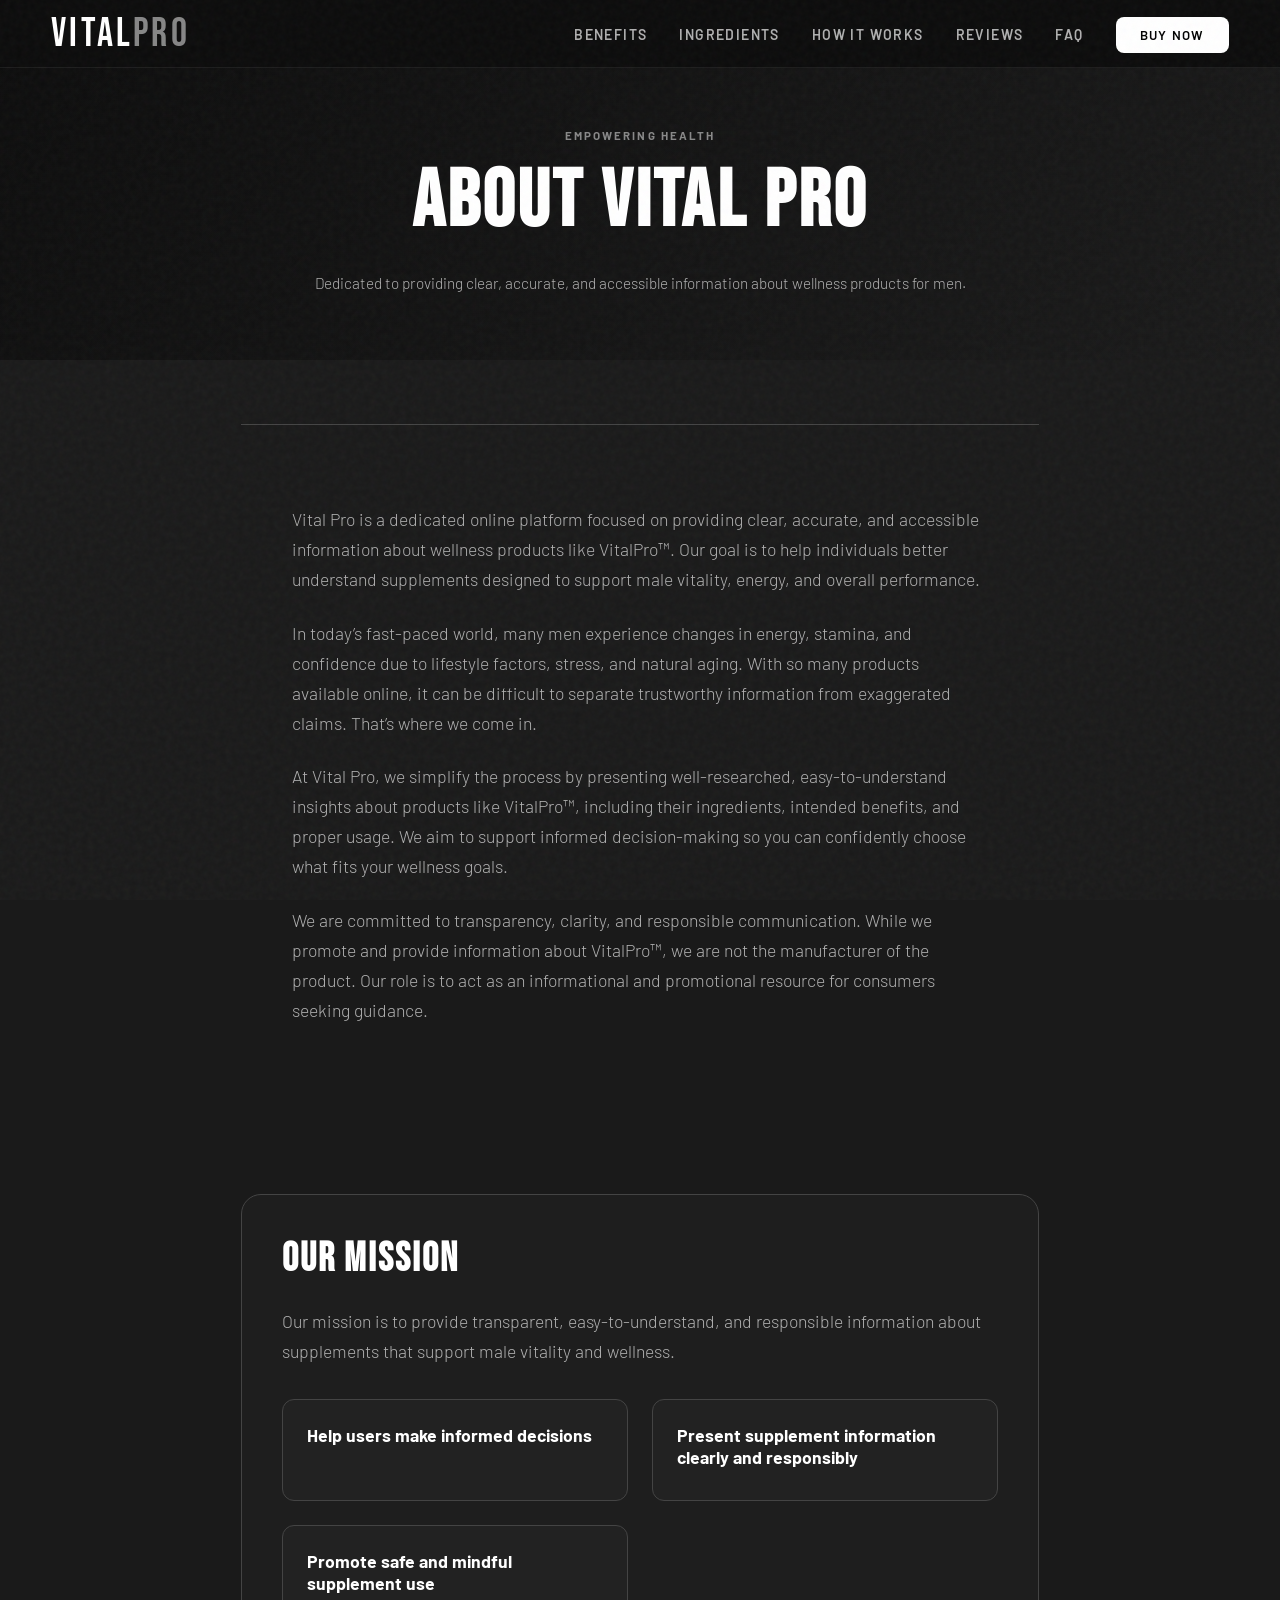
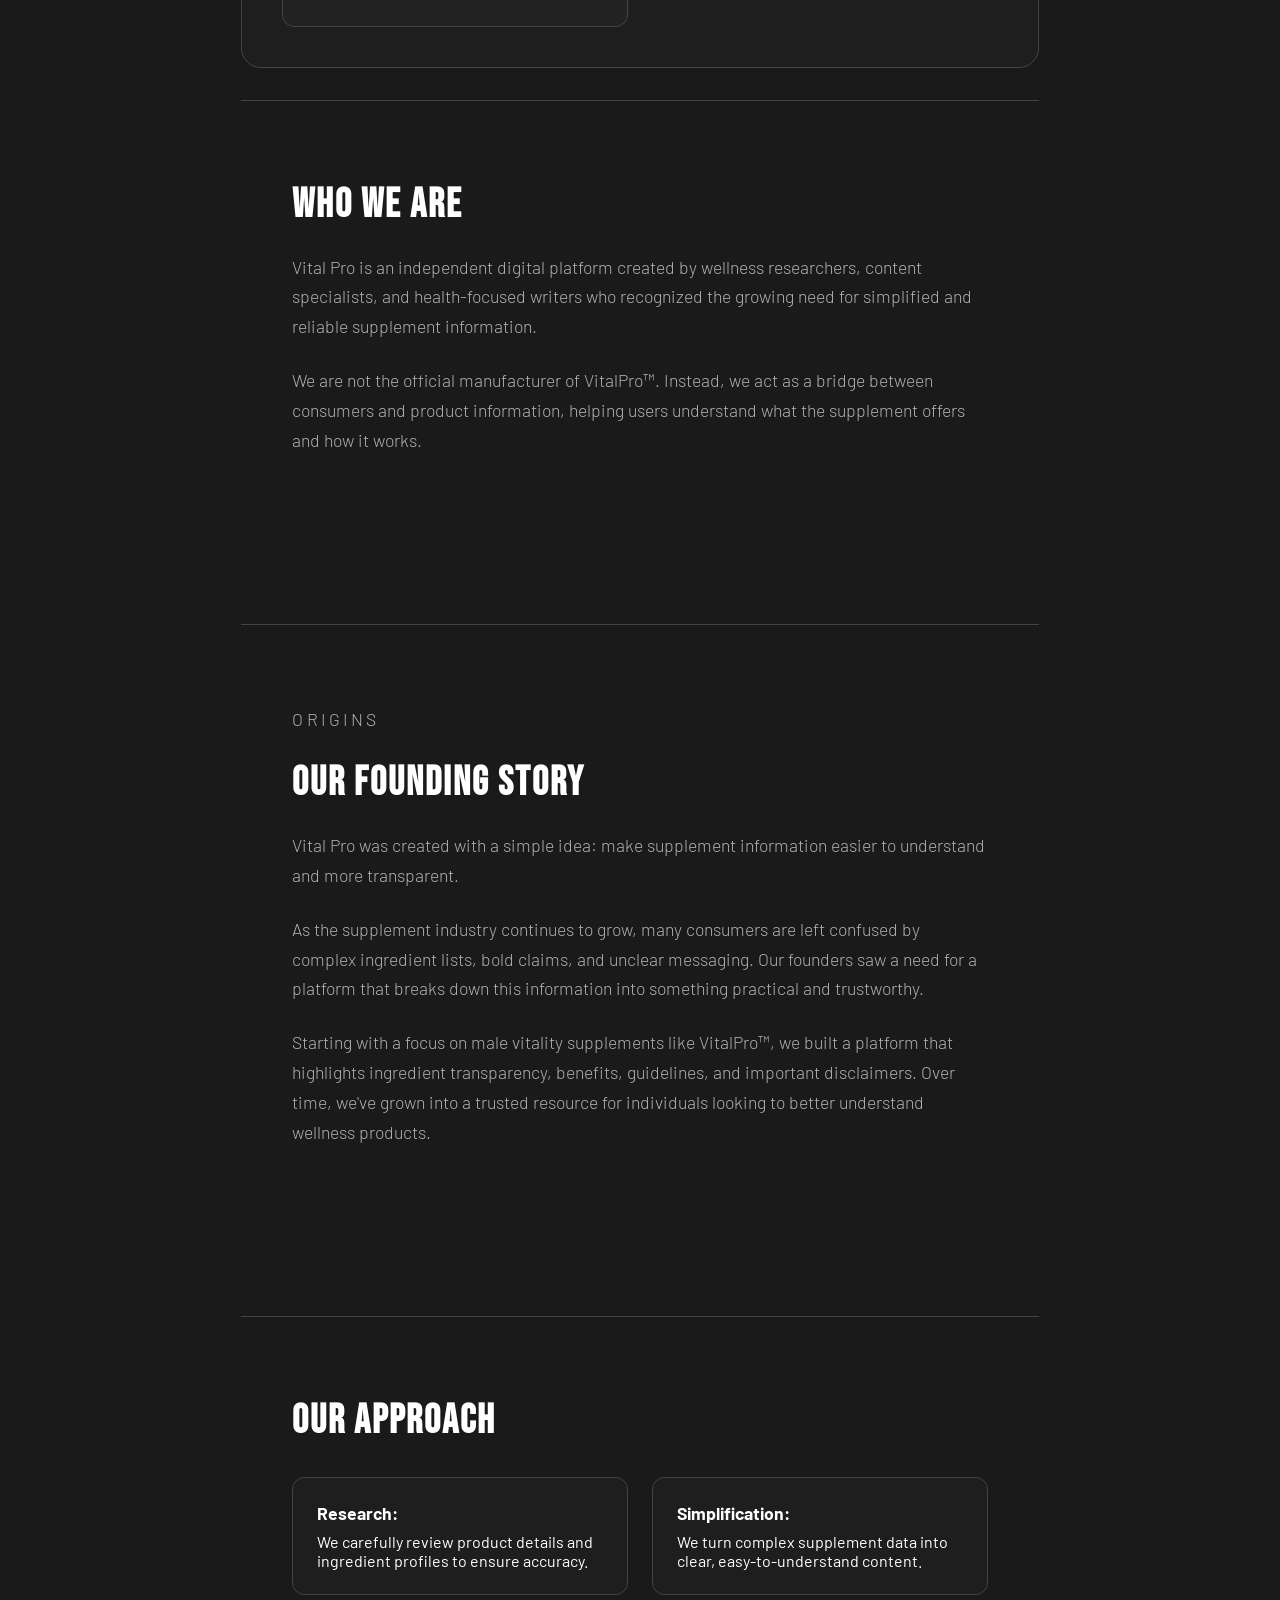
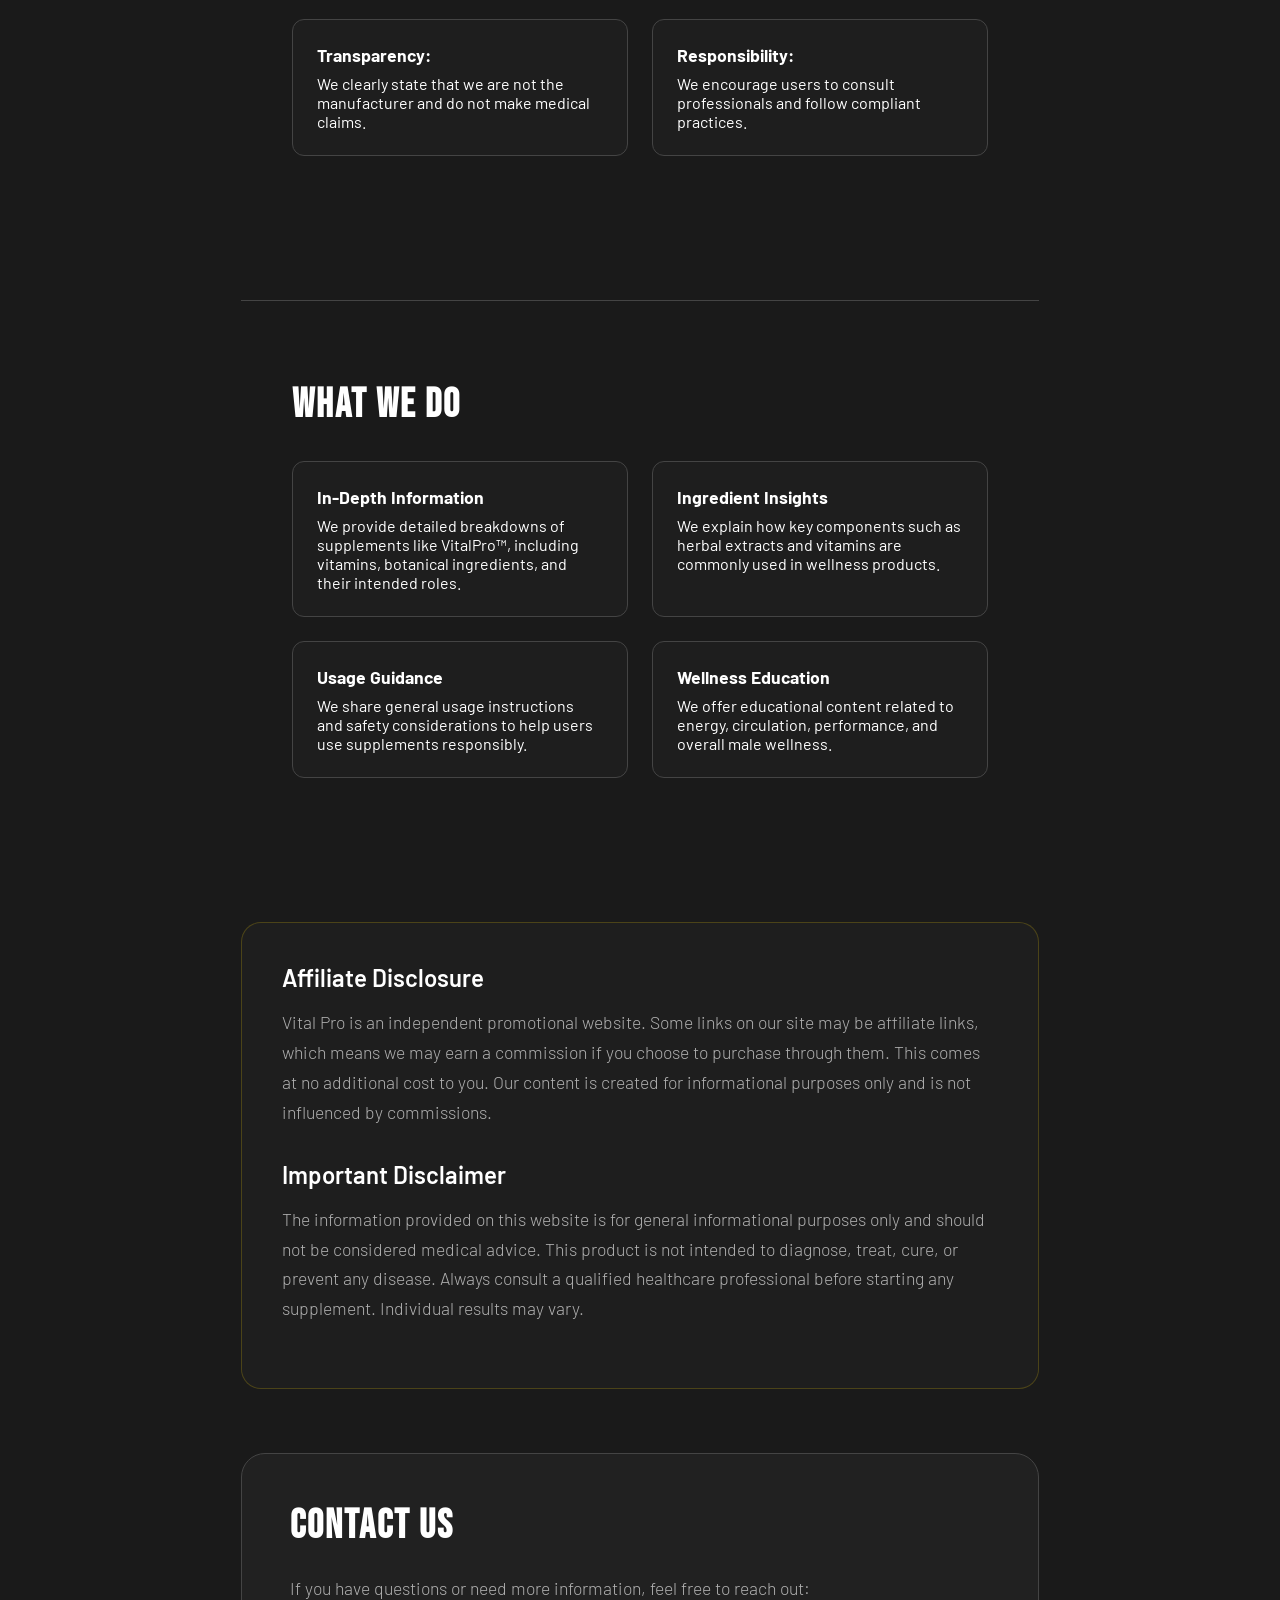
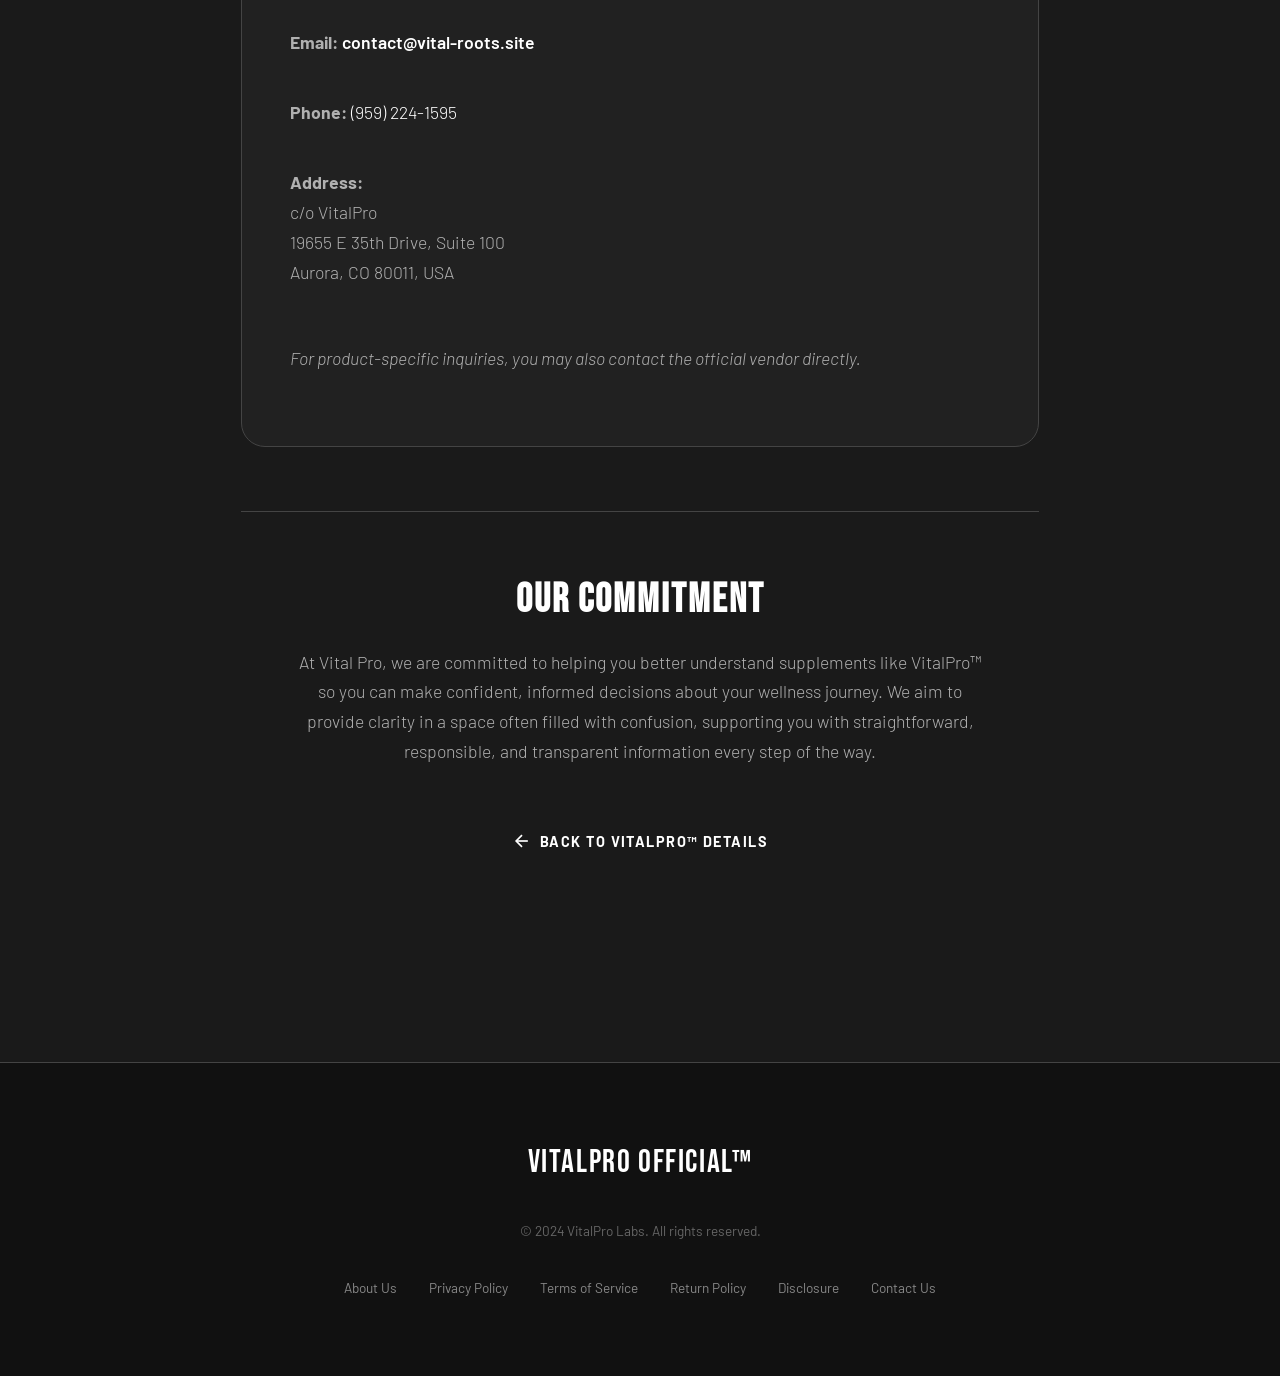
<file: about-us.html>
<!DOCTYPE html>
<html lang="en">

<head>
    <meta charset="UTF-8">
    <meta name="viewport" content="width=device-width, initial-scale=1.0">

    <!-- ── PRIMARY META ── -->
    <title>About Us | VitalPro Official™ – Our Mission &amp; Team</title>
    <meta name="description" content="Learn about VitalPro Official™ — our mission to provide clear, transparent, and responsible information about science-backed male wellness supplements. Who we are and what we stand for.">
    <meta name="keywords" content="About VitalPro, VitalPro Labs, male wellness information, supplement transparency, VitalPro mission">
    <meta name="author" content="VitalPro Labs">
    <meta name="robots" content="index, follow">

    <!-- ── CANONICAL ── -->
    <link rel="canonical" href="https://vitalproofficial.com/about-us.html">

    <!-- ── FAVICON ── -->
    <link rel="icon" href="/favicon.ico" type="image/x-icon">
    <link rel="shortcut icon" href="/favicon.ico" type="image/x-icon">

    <!-- ── OPEN GRAPH ── -->
    <meta property="og:type" content="website">
    <meta property="og:site_name" content="VitalPro Official™">
    <meta property="og:title" content="About Us | VitalPro Official™ – Our Mission &amp; Team">
    <meta property="og:description" content="VitalPro Official™ is dedicated to providing clear, transparent, and responsible information about male wellness supplements. Learn about our mission and approach.">
    <meta property="og:url" content="https://vitalproofficial.com/about-us.html">
    <meta property="og:image" content="https://vitalproofficial.com/public/hero.webp">
    <meta property="og:image:alt" content="VitalPro Official™ – About Our Mission">
    <meta property="og:locale" content="en_US">

    <!-- ── TWITTER CARD ── -->
    <meta name="twitter:card" content="summary_large_image">
    <meta name="twitter:title" content="About Us | VitalPro Official™">
    <meta name="twitter:description" content="Learn about VitalPro Official™ — our mission to provide transparent, responsible information about male wellness supplements.">
    <meta name="twitter:image" content="https://vitalproofficial.com/public/hero.webp">

    <!-- ── SCHEMA: ABOUT PAGE ── -->
    <script type="application/ld+json">
    {
      "@context": "https://schema.org",
      "@type": "AboutPage",
      "name": "About VitalPro Official™",
      "description": "VitalPro Official™ is an independent platform dedicated to providing transparent, research-based information about male wellness supplements like VitalPro™.",
      "url": "https://vitalproofficial.com/about-us.html",
      "publisher": {
        "@type": "Organization",
        "name": "VitalPro Labs",
        "url": "https://vitalproofficial.com",
        "contactPoint": {
          "@type": "ContactPoint",
          "telephone": "+1-959-224-1595",
          "email": "contact@vital-roots.site",
          "contactType": "customer service"
        },
        "address": {
          "@type": "PostalAddress",
          "streetAddress": "19655 E 35th Drive, Suite 100",
          "addressLocality": "Aurora",
          "addressRegion": "CO",
          "postalCode": "80011",
          "addressCountry": "US"
        }
      }
    }
    </script>

    <!-- ── SCHEMA: BREADCRUMB ── -->
    <script type="application/ld+json">
    {
      "@context": "https://schema.org",
      "@type": "BreadcrumbList",
      "itemListElement": [
        { "@type": "ListItem", "position": 1, "name": "Home", "item": "https://vitalproofficial.com/" },
        { "@type": "ListItem", "position": 2, "name": "About Us", "item": "https://vitalproofficial.com/about-us.html" }
      ]
    }
    </script>

    <!-- ── FONTS ── -->
    <link rel="preconnect" href="https://fonts.googleapis.com">
    <link rel="preconnect" href="https://fonts.gstatic.com" crossorigin>
    <link href="https://fonts.googleapis.com/css2?family=Barlow:wght@300;400;500;600;700&family=Bebas+Neue&display=swap" rel="stylesheet">

    <link rel="stylesheet" href="style.css">
    <style>
        .about-hero {
            padding: 8rem var(--section-px) 4rem;
            background: linear-gradient(135deg, #0D0D0D 0%, #1A1A1A 100%);
            text-align: center;
        }

        .about-content {
            padding: 4rem var(--section-px);
            max-width: 900px;
            margin: 0 auto;
        }

        .about-section {
            margin-bottom: 4rem;
        }

        .about-section h2 {
            font-family: 'Bebas Neue', sans-serif;
            font-size: 2.5rem;
            color: var(--text);
            margin-bottom: 1.5rem;
            letter-spacing: 0.05em;
        }

        .about-section h3 {
            font-size: 1.5rem;
            color: var(--text);
            margin-bottom: 1rem;
            font-weight: 600;
        }

        .about-section p {
            font-size: 1.1rem;
            line-height: 1.7;
            color: var(--text-muted);
            margin-bottom: 1.5rem;
            font-weight: 300;
        }

        .mission-box {
            background: rgba(255, 255, 255, 0.02);
            border: 1px solid var(--border);
            padding: 2.5rem;
            border-radius: 20px;
            margin: 2rem 0;
        }

        .about-list {
            list-style: none;
            padding: 0;
            display: grid;
            grid-template-columns: repeat(auto-fit, minmax(280px, 1fr));
            gap: 1.5rem;
            margin-top: 2rem;
        }

        .about-item {
            background: rgba(255, 255, 255, 0.02);
            border: 1px solid var(--border);
            padding: 1.5rem;
            border-radius: 12px;
        }

        .about-item strong {
            display: block;
            color: var(--text);
            margin-bottom: 0.5rem;
            font-size: 1.1rem;
        }

        .contact-card {
            background: rgba(255, 255, 255, 0.03);
            border: 1px solid var(--border);
            padding: 3rem;
            border-radius: 24px;
            margin-top: 4rem;
        }

        .contact-details {
            display: flex;
            flex-direction: column;
            gap: 1rem;
            margin-top: 1.5rem;
        }

        .contact-link {
            color: var(--text);
            text-decoration: none;
            font-weight: 600;
            transition: opacity 0.2s;
        }

        .contact-link:hover {
            opacity: 0.7;
        }

        .back-link {
            display: inline-flex;
            align-items: center;
            gap: 0.5rem;
            color: var(--text);
            text-decoration: none;
            font-weight: 700;
            text-transform: uppercase;
            letter-spacing: 0.1em;
            margin-top: 4rem;
            font-size: 0.9rem;
            transition: transform 0.2s;
        }

        .back-link:hover {
            transform: translateX(-5px);
        }

        .back-link svg {
            width: 20px;
            height: 20px;
        }

        @media (max-width: 768px) {
            .about-hero {
                padding: 6rem var(--section-px) 3rem;
            }
            .about-section h2 {
                font-size: 2rem;
            }
        }
    </style>
</head>

<body>

    <!-- NAVBAR -->
    <nav class="navbar">
        <div class="navbar__inner">
            <a href="index.html" class="navbar__brand">VITAL<em>PRO</em></a>
            <ul class="navbar__links">
                <li><a href="index.html#benefits">Benefits</a></li>
                <li><a href="index.html#ingredients">Ingredients</a></li>
                <li><a href="index.html#how-it-works">How It Works</a></li>
                <li><a href="index.html#reviews">Reviews</a></li>
                <li><a href="index.html#faq">FAQ</a></li>
                <li><a href="http://secureofficialsite.store/buy-vital-pro" class="navbar__buy">Buy Now</a></li>
            </ul>
        </div>
    </nav>

    <!-- HERO -->
    <header class="about-hero">
        <p class="results-section__tag">Empowering Health</p>
        <h1 class="results-section__title" style="font-size: clamp(3rem, 8vw, 5rem);">About Vital Pro</h1>
        <p class="results-section__lead" style="max-width: 700px; margin: 0 auto;">Dedicated to providing clear, accurate, and accessible information about wellness products for men.</p>
    </header>

    <main class="about-content">
        <!-- Intro Section -->
        <section class="about-section">
            <p>
                Vital Pro is a dedicated online platform focused on providing clear, accurate, and accessible information about wellness products like VitalPro™. Our goal is to help individuals better understand supplements designed to support male vitality, energy, and overall performance.
            </p>
            <p>
                In today’s fast-paced world, many men experience changes in energy, stamina, and confidence due to lifestyle factors, stress, and natural aging. With so many products available online, it can be difficult to separate trustworthy information from exaggerated claims. That’s where we come in.
            </p>
            <p>
                At Vital Pro, we simplify the process by presenting well-researched, easy-to-understand insights about products like VitalPro™, including their ingredients, intended benefits, and proper usage. We aim to support informed decision-making so you can confidently choose what fits your wellness goals.
            </p>
            <p>
                We are committed to transparency, clarity, and responsible communication. While we promote and provide information about VitalPro™, we are not the manufacturer of the product. Our role is to act as an informational and promotional resource for consumers seeking guidance.
            </p>
        </section>

        <!-- Mission -->
        <section class="about-section mission-box">
            <h2>Our Mission</h2>
            <p>Our mission is to provide transparent, easy-to-understand, and responsible information about supplements that support male vitality and wellness.</p>
            <ul class="about-list">
                <li class="about-item">
                    <strong>Help users make informed decisions</strong>
                </li>
                <li class="about-item">
                    <strong>Present supplement information clearly and responsibly</strong>
                </li>
                <li class="about-item">
                    <strong>Promote safe and mindful supplement use</strong>
                </li>
            </ul>
        </section>

        <!-- Who We Are -->
        <section class="about-section">
            <h2>Who We Are</h2>
            <p>Vital Pro is an independent digital platform created by wellness researchers, content specialists, and health-focused writers who recognized the growing need for simplified and reliable supplement information.</p>
            <p>We are not the official manufacturer of VitalPro™. Instead, we act as a bridge between consumers and product information, helping users understand what the supplement offers and how it works.</p>
        </section>

        <!-- Origins -->
        <section class="about-section">
            <p class="results-section__tag" style="text-align: left;">Origins</p>
            <h2>Our Founding Story</h2>
            <p>Vital Pro was created with a simple idea: make supplement information easier to understand and more transparent.</p>
            <p>As the supplement industry continues to grow, many consumers are left confused by complex ingredient lists, bold claims, and unclear messaging. Our founders saw a need for a platform that breaks down this information into something practical and trustworthy.</p>
            <p>Starting with a focus on male vitality supplements like VitalPro™, we built a platform that highlights ingredient transparency, benefits, guidelines, and important disclaimers. Over time, we've grown into a trusted resource for individuals looking to better understand wellness products.</p>
        </section>

        <!-- Approach -->
        <section class="about-section">
            <h2>Our Approach</h2>
            <div class="about-list">
                <div class="about-item">
                    <strong>Research:</strong>
                    We carefully review product details and ingredient profiles to ensure accuracy.
                </div>
                <div class="about-item">
                    <strong>Simplification:</strong>
                    We turn complex supplement data into clear, easy-to-understand content.
                </div>
                <div class="about-item">
                    <strong>Transparency:</strong>
                    We clearly state that we are not the manufacturer and do not make medical claims.
                </div>
                <div class="about-item">
                    <strong>Responsibility:</strong>
                    We encourage users to consult professionals and follow compliant practices.
                </div>
            </div>
        </section>

        <!-- What We Do -->
        <section class="about-section">
            <h2>What We Do</h2>
            <div class="about-list">
                <div class="about-item">
                    <strong>In-Depth Information</strong>
                    We provide detailed breakdowns of supplements like VitalPro™, including vitamins, botanical ingredients, and their intended roles.
                </div>
                <div class="about-item">
                    <strong>Ingredient Insights</strong>
                    We explain how key components such as herbal extracts and vitamins are commonly used in wellness products.
                </div>
                <div class="about-item">
                    <strong>Usage Guidance</strong>
                    We share general usage instructions and safety considerations to help users use supplements responsibly.
                </div>
                <div class="about-item">
                    <strong>Wellness Education</strong>
                    We offer educational content related to energy, circulation, performance, and overall male wellness.
                </div>
            </div>
        </section>

        <!-- Affiliates & Legal -->
        <section class="about-section mission-box" style="border-style: solid; border-color: rgba(255,215,0,0.2);">
            <h3>Affiliate Disclosure</h3>
            <p>Vital Pro is an independent promotional website. Some links on our site may be affiliate links, which means we may earn a commission if you choose to purchase through them. This comes at no additional cost to you. Our content is created for informational purposes only and is not influenced by commissions.</p>
            
            <h3 style="margin-top: 2rem;">Important Disclaimer</h3>
            <p>The information provided on this website is for general informational purposes only and should not be considered medical advice. This product is not intended to diagnose, treat, cure, or prevent any disease. Always consult a qualified healthcare professional before starting any supplement. Individual results may vary.</p>
        </section>

        <!-- Contact Us -->
        <section class="about-section contact-card">
            <h2>Contact Us</h2>
            <p>If you have questions or need more information, feel free to reach out:</p>
            <div class="contact-details">
                <p><strong>Email:</strong> <a href="mailto:contact@vital-roots.site" class="contact-link">contact@vital-roots.site</a></p>
                <p><strong>Phone:</strong> <span style="color: var(--text);">(959) 224-1595</span></p>
                <p><strong>Address:</strong><br>
                c/o VitalPro<br>
                19655 E 35th Drive, Suite 100<br>
                Aurora, CO 80011, USA</p>
            </div>
            <p style="margin-top: 2rem; font-style: italic;">For product-specific inquiries, you may also contact the official vendor directly.</p>
        </section>

        <!-- Commitment -->
        <section class="about-section" style="text-align: center; border-top: 1px solid var(--border); padding-top: 4rem;">
            <h2>Our Commitment</h2>
            <p style="max-width: 700px; margin: 0 auto;">
                At Vital Pro, we are committed to helping you better understand supplements like VitalPro™ so you can make confident, informed decisions about your wellness journey. We aim to provide clarity in a space often filled with confusion, supporting you with straightforward, responsible, and transparent information every step of the way.
            </p>
            
            <a href="index.html" class="back-link">
                <svg viewBox="0 0 24 24" fill="none" stroke="currentColor" stroke-width="2">
                    <line x1="19" y1="12" x2="5" y2="12"></line>
                    <polyline points="12 19 5 12 12 5"></polyline>
                </svg>
                Back to VitalPro™ Details
            </a>
        </section>
    </main>

    <!-- FOOTER -->
    <footer class="footer">
        <div class="footer__container">
            <div class="footer__brand">VITALPRO OFFICIAL™</div>
            <p class="footer__copyright">© 2024 VitalPro Labs. All rights reserved.</p>
            <div class="footer__links">
                <a href="about-us.html">About Us</a>
                <a href="privacy-policy.html">Privacy Policy</a>
                <a href="terms-of-use.html">Terms of Service</a>
                <a href="return-policy.html">Return Policy</a>
                <a href="disclosure.html">Disclosure</a>
                <a href="contact.html">Contact Us</a>
            </div>
        </div>
    </footer>

    <!-- FLOATING MOBILE CTA -->
    <a href="http://secureofficialsite.store/buy-vital-pro" class="floating-cta" id="floating-cta" aria-label="Buy VitalPro Now">
        <span>Buy Now</span>
    </a>

</body>

</html>
</file>
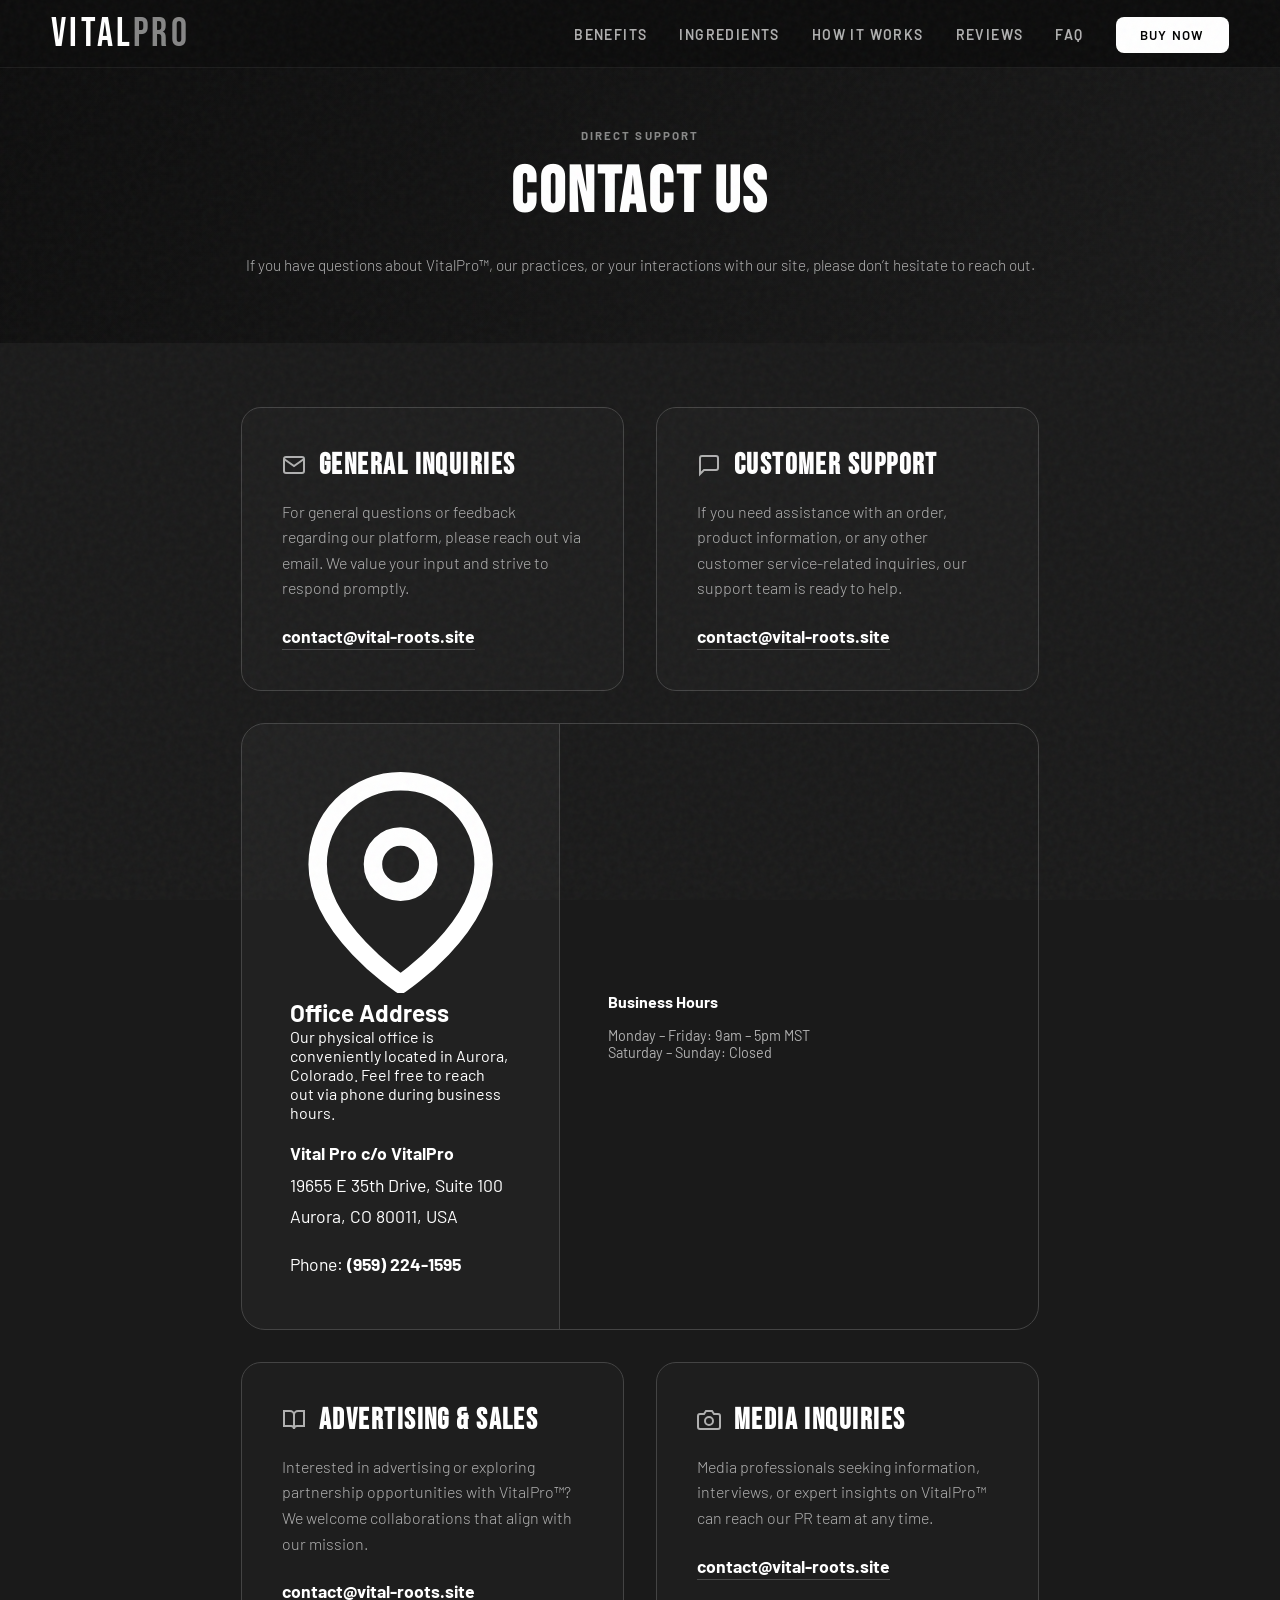
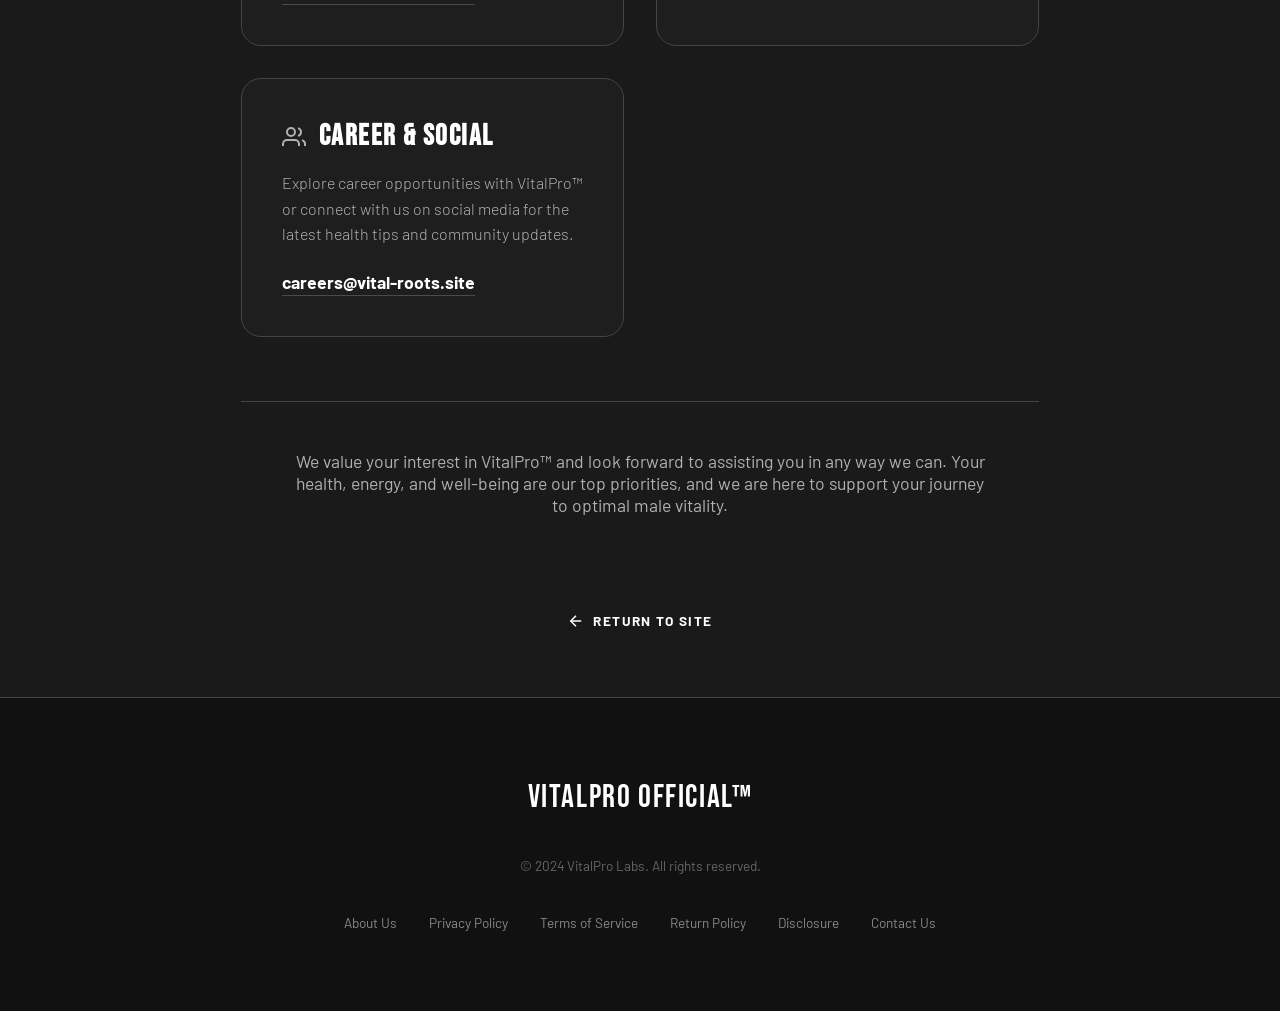
<file: contact.html>
<!DOCTYPE html>
<html lang="en">

<head>
    <meta charset="UTF-8">
    <meta name="viewport" content="width=device-width, initial-scale=1.0">

    <!-- ── PRIMARY META ── -->
    <title>Contact Us | VitalPro Official™ – Customer Support &amp; Inquiries</title>
    <meta name="description" content="Get in touch with VitalPro Official™. Contact us for general inquiries, customer support, product questions, advertising opportunities, or media inquiries. Email: contact@vital-roots.site">
    <meta name="keywords" content="VitalPro contact, VitalPro support, VitalPro customer service, contact VitalPro, VitalPro email">
    <meta name="author" content="VitalPro Labs">
    <meta name="robots" content="index, follow">

    <!-- ── CANONICAL ── -->
    <link rel="canonical" href="https://vitalproofficial.com/contact.html">

    <!-- ── FAVICON ── -->
    <link rel="icon" href="/favicon.ico" type="image/x-icon">
    <link rel="shortcut icon" href="/favicon.ico" type="image/x-icon">

    <!-- ── OPEN GRAPH ── -->
    <meta property="og:type" content="website">
    <meta property="og:site_name" content="VitalPro Official™">
    <meta property="og:title" content="Contact Us | VitalPro Official™">
    <meta property="og:description" content="Reach out to VitalPro Official™ for support, general questions, or business inquiries. Our team is ready to assist you.">
    <meta property="og:url" content="https://vitalproofficial.com/contact.html">
    <meta property="og:image" content="https://vitalproofficial.com/public/hero.webp">
    <meta property="og:image:alt" content="VitalPro Official™ Contact Page">
    <meta property="og:image:width" content="1200">
    <meta property="og:image:height" content="630">
    <meta property="og:locale" content="en_US">

    <!-- ── TWITTER / X CARD ── -->
    <meta name="twitter:card" content="summary_large_image">
    <meta name="twitter:title" content="Contact Us | VitalPro Official™">
    <meta name="twitter:description" content="Reach out to VitalPro Official™ for support, general questions, or business inquiries.">
    <meta name="twitter:image" content="https://vitalproofficial.com/public/hero.webp">

    <!-- ── SCHEMA: CONTACT PAGE ── -->
    <script type="application/ld+json">
    {
      "@context": "https://schema.org",
      "@type": "ContactPage",
      "name": "Contact VitalPro Official™",
      "url": "https://vitalproofficial.com/contact.html",
      "description": "Contact page for VitalPro Official™ — reach customer support, submit general inquiries, or connect with our media team."
    }
    </script>

    <!-- ── SCHEMA: LOCAL BUSINESS ── -->
    <script type="application/ld+json">
    {
      "@context": "https://schema.org",
      "@type": "LocalBusiness",
      "name": "VitalPro Labs",
      "url": "https://vitalproofficial.com",
      "telephone": "+1-959-224-1595",
      "email": "contact@vital-roots.site",
      "address": {
        "@type": "PostalAddress",
        "streetAddress": "19655 E 35th Drive, Suite 100",
        "addressLocality": "Aurora",
        "addressRegion": "CO",
        "postalCode": "80011",
        "addressCountry": "US"
      },
      "openingHoursSpecification": [
        {
          "@type": "OpeningHoursSpecification",
          "dayOfWeek": ["Monday", "Tuesday", "Wednesday", "Thursday", "Friday"],
          "opens": "09:00",
          "closes": "17:00"
        }
      ]
    }
    </script>

    <!-- ── SCHEMA: BREADCRUMB ── -->
    <script type="application/ld+json">
    {
      "@context": "https://schema.org",
      "@type": "BreadcrumbList",
      "itemListElement": [
        { "@type": "ListItem", "position": 1, "name": "Home", "item": "https://vitalproofficial.com/" },
        { "@type": "ListItem", "position": 2, "name": "Contact Us", "item": "https://vitalproofficial.com/contact.html" }
      ]
    }
    </script>

    <!-- ── FONTS ── -->
    <link rel="preconnect" href="https://fonts.googleapis.com">
    <link rel="preconnect" href="https://fonts.gstatic.com" crossorigin>
    <link href="https://fonts.googleapis.com/css2?family=Barlow:wght@300;400;500;600;700&family=Bebas+Neue&display=swap" rel="stylesheet">

    <link rel="stylesheet" href="style.css">
    <style>
        .legal-hero {
            padding: 8rem var(--section-px) 4rem;
            background: linear-gradient(135deg, #0D0D0D 0%, #1A1A1A 100%);
            text-align: center;
        }

        .legal-content {
            padding: 4rem var(--section-px);
            max-width: 900px;
            margin: 0 auto;
        }

        .contact-grid {
            display: grid;
            grid-template-columns: repeat(auto-fit, minmax(280px, 1fr));
            gap: 2rem;
            margin-bottom: 4rem;
        }

        .contact-card {
            background: rgba(255, 255, 255, 0.02);
            border: 1px solid var(--border);
            padding: 2.5rem;
            border-radius: 20px;
            transition: transform 0.3s ease, border-color 0.3s ease;
        }

        .contact-card:hover {
            transform: translateY(-5px);
            border-color: rgba(255, 255, 255, 0.2);
        }

        .contact-card h2 {
            font-family: 'Bebas Neue', sans-serif;
            font-size: 1.8rem;
            color: var(--text);
            margin-bottom: 1rem;
            letter-spacing: 0.05em;
            display: flex;
            align-items: center;
            gap: 0.8rem;
        }

        .contact-card h2 svg {
            width: 24px;
            height: 24px;
            color: var(--text-muted);
        }

        .contact-card p {
            font-size: 1rem;
            line-height: 1.6;
            color: var(--text-muted);
            margin-bottom: 1.5rem;
            font-weight: 300;
        }

        .contact-card .email-link {
            display: inline-block;
            color: var(--text);
            text-decoration: none;
            font-weight: 700;
            font-size: 1.1rem;
            border-bottom: 1px solid rgba(255, 255, 255, 0.2);
            padding-bottom: 2px;
            transition: border-color 0.2s;
        }

        .contact-card .email-link:hover {
            border-color: var(--text);
        }

        .address-box {
            grid-column: 1 / -1;
            background: rgba(255, 255, 255, 0.03);
            border-radius: 24px;
            display: grid;
            grid-template-columns: 1fr 1.5fr;
            overflow: hidden;
            border: 1px solid var(--border);
        }

        .address-info {
            padding: 3rem;
            border-right: 1px solid var(--border);
        }

        .address-text {
            font-size: 1.1rem;
            line-height: 1.8;
            color: var(--text);
            margin-top: 1rem;
        }

        .address-footer {
            padding: 3rem;
            background: rgba(0, 0, 0, 0.2);
            display: flex;
            flex-direction: column;
            justify-content: center;
        }

        .back-link {
            display: inline-flex;
            align-items: center;
            gap: 0.5rem;
            color: var(--text);
            text-decoration: none;
            font-weight: 700;
            text-transform: uppercase;
            letter-spacing: 0.1em;
            margin-top: 4rem;
            font-size: 0.85rem;
            transition: transform 0.2s;
        }

        .back-link:hover {
            transform: translateX(-5px);
        }

        @media (max-width: 768px) {
            .address-box {
                grid-template-columns: 1fr;
            }
            .address-info {
                border-right: none;
                border-bottom: 1px solid var(--border);
                padding: 2rem;
            }
            .address-footer {
                padding: 2rem;
            }
        }
    </style>
</head>

<body>

    <!-- NAVBAR -->
    <nav class="navbar">
        <div class="navbar__inner">
            <a href="index.html" class="navbar__brand">VITAL<em>PRO</em></a>
            <ul class="navbar__links">
                <li><a href="index.html#benefits">Benefits</a></li>
                <li><a href="index.html#ingredients">Ingredients</a></li>
                <li><a href="index.html#how-it-works">How It Works</a></li>
                <li><a href="index.html#reviews">Reviews</a></li>
                <li><a href="index.html#faq">FAQ</a></li>
                <li><a href="http://secureofficialsite.store/buy-vital-pro" class="navbar__buy">Buy Now</a></li>
            </ul>
        </div>
    </nav>

    <!-- HERO -->
    <header class="legal-hero">
        <p class="results-section__tag">Direct Support</p>
        <h1 class="results-section__title" style="font-size: clamp(2.5rem, 6vw, 4rem);">Contact Us</h1>
        <p class="results-section__lead">If you have questions about VitalPro™, our practices, or your interactions with our site, please don’t hesitate to reach out.</p>
    </header>

    <main class="legal-content">
        <div class="contact-grid">
            <!-- General -->
            <div class="contact-card">
                <h2><svg viewBox="0 0 24 24" fill="none" stroke="currentColor" stroke-width="2"><path d="M4 4h16c1.1 0 2 .9 2 2v12c0 1.1-.9 2-2 2H4c-1.1 0-2-.9-2-2V6c0-1.1.9-2 2-2z"></path><polyline points="22,6 12,13 2,6"></polyline></svg> General Inquiries</h2>
                <p>For general questions or feedback regarding our platform, please reach out via email. We value your input and strive to respond promptly.</p>
                <a href="mailto:contact@vital-roots.site" class="email-link">contact@vital-roots.site</a>
            </div>

            <!-- Support -->
            <div class="contact-card">
                <h2><svg viewBox="0 0 24 24" fill="none" stroke="currentColor" stroke-width="2"><path d="M21 15a2 2 0 0 1-2 2H7l-4 4V5a2 2 0 0 1 2-2h14a2 2 0 0 1 2 2z"></path></svg> Customer Support</h2>
                <p>If you need assistance with an order, product information, or any other customer service-related inquiries, our support team is ready to help.</p>
                <a href="mailto:contact@vital-roots.site" class="email-link">contact@vital-roots.site</a>
            </div>

            <!-- Office -->
            <div class="address-box">
                <div class="address-info">
                    <h2><svg viewBox="0 0 24 24" fill="none" stroke="currentColor" stroke-width="2"><path d="M21 10c0 7-9 13-9 13s-9-6-9-13a9 9 0 0 1 18 0z"></path><circle cx="12" cy="10" r="3"></circle></svg> Office Address</h2>
                    <p>Our physical office is conveniently located in Aurora, Colorado. Feel free to reach out via phone during business hours.</p>
                    <div class="address-text">
                        <strong>Vital Pro c/o VitalPro</strong><br>
                        19655 E 35th Drive, Suite 100<br>
                        Aurora, CO 80011, USA<br>
                        <span style="display:block; margin-top: 1rem;">Phone: <strong>(959) 224-1595</strong></span>
                    </div>
                </div>
                <div class="address-footer">
                    <p style="color: var(--text); font-weight: 700; margin-bottom: 1rem;">Business Hours</p>
                    <p style="font-size: 0.9rem; color: var(--text-muted);">Monday – Friday: 9am – 5pm MST<br>Saturday – Sunday: Closed</p>
                </div>
            </div>

            <!-- Advertising -->
            <div class="contact-card">
                <h2><svg viewBox="0 0 24 24" fill="none" stroke="currentColor" stroke-width="2"><path d="M2 3h6a4 4 0 0 1 4 4v14a3 3 0 0 0-3-3H2z"></path><path d="M22 3h-6a4 4 0 0 0-4 4v14a3 3 0 0 1 3-3h7z"></path></svg> Advertising & Sales</h2>
                <p>Interested in advertising or exploring partnership opportunities with VitalPro™? We welcome collaborations that align with our mission.</p>
                <a href="mailto:contact@vital-roots.site" class="email-link">contact@vital-roots.site</a>
            </div>

            <!-- Media -->
            <div class="contact-card">
                <h2><svg viewBox="0 0 24 24" fill="none" stroke="currentColor" stroke-width="2"><path d="M23 19a2 2 0 0 1-2 2H3a2 2 0 0 1-2-2V8a2 2 0 0 1 2-2h4l2-3h6l2 3h4a2 2 0 0 1 2 2z"></path><circle cx="12" cy="13" r="4"></circle></svg> Media Inquiries</h2>
                <p>Media professionals seeking information, interviews, or expert insights on VitalPro™ can reach our PR team at any time.</p>
                <a href="mailto:contact@vital-roots.site" class="email-link">contact@vital-roots.site</a>
            </div>

            <!-- Careers -->
            <div class="contact-card">
                <h2><svg viewBox="0 0 24 24" fill="none" stroke="currentColor" stroke-width="2"><path d="M17 21v-2a4 4 0 0 0-4-4H5a4 4 0 0 0-4 4v2"></path><circle cx="9" cy="7" r="4"></circle><path d="M23 21v-2a4 4 0 0 0-3-3.87"></path><path d="M16 3.13a4 4 0 0 1 0 7.75"></path></svg> Career & Social</h2>
                <p>Explore career opportunities with VitalPro™ or connect with us on social media for the latest health tips and community updates.</p>
                <a href="mailto:careers@vital-roots.site" class="email-link">careers@vital-roots.site</a>
            </div>
        </div>

        <section style="border-top: 1px solid var(--border); padding-top: 3rem; text-align: center;">
            <p style="color: var(--text-muted); font-size: 1.1rem; max-width: 700px; margin: 0 auto 2rem;">We value your interest in VitalPro™ and look forward to assisting you in any way we can. Your health, energy, and well-being are our top priorities, and we are here to support your journey to optimal male vitality.</p>
            
            <a href="index.html" class="back-link">
                <svg viewBox="0 0 24 24" fill="none" stroke="currentColor" stroke-width="2" style="width: 18px; display: inline-block; vertical-align: middle;">
                    <line x1="19" y1="12" x2="5" y2="12"></line>
                    <polyline points="12 19 5 12 12 5"></polyline>
                </svg>
                Return to Site
            </a>
        </section>
    </main>

    <!-- FOOTER -->
    <footer class="footer">
        <div class="footer__container">
            <div class="footer__brand">VITALPRO OFFICIAL™</div>
            <p class="footer__copyright">© 2024 VitalPro Labs. All rights reserved.</p>
            <div class="footer__links">
                <a href="about-us.html">About Us</a>
                <a href="privacy-policy.html">Privacy Policy</a>
                <a href="terms-of-use.html">Terms of Service</a>
                <a href="return-policy.html">Return Policy</a>
                <a href="disclosure.html">Disclosure</a>
                <a href="contact.html">Contact Us</a>
            </div>
        </div>
    </footer>

    <!-- FLOATING MOBILE CTA -->
    <a href="http://secureofficialsite.store/buy-vital-pro" class="floating-cta" id="floating-cta" aria-label="Buy VitalPro Now">
        <span>Buy Now</span>
    </a>

</body>

</html>
</file>
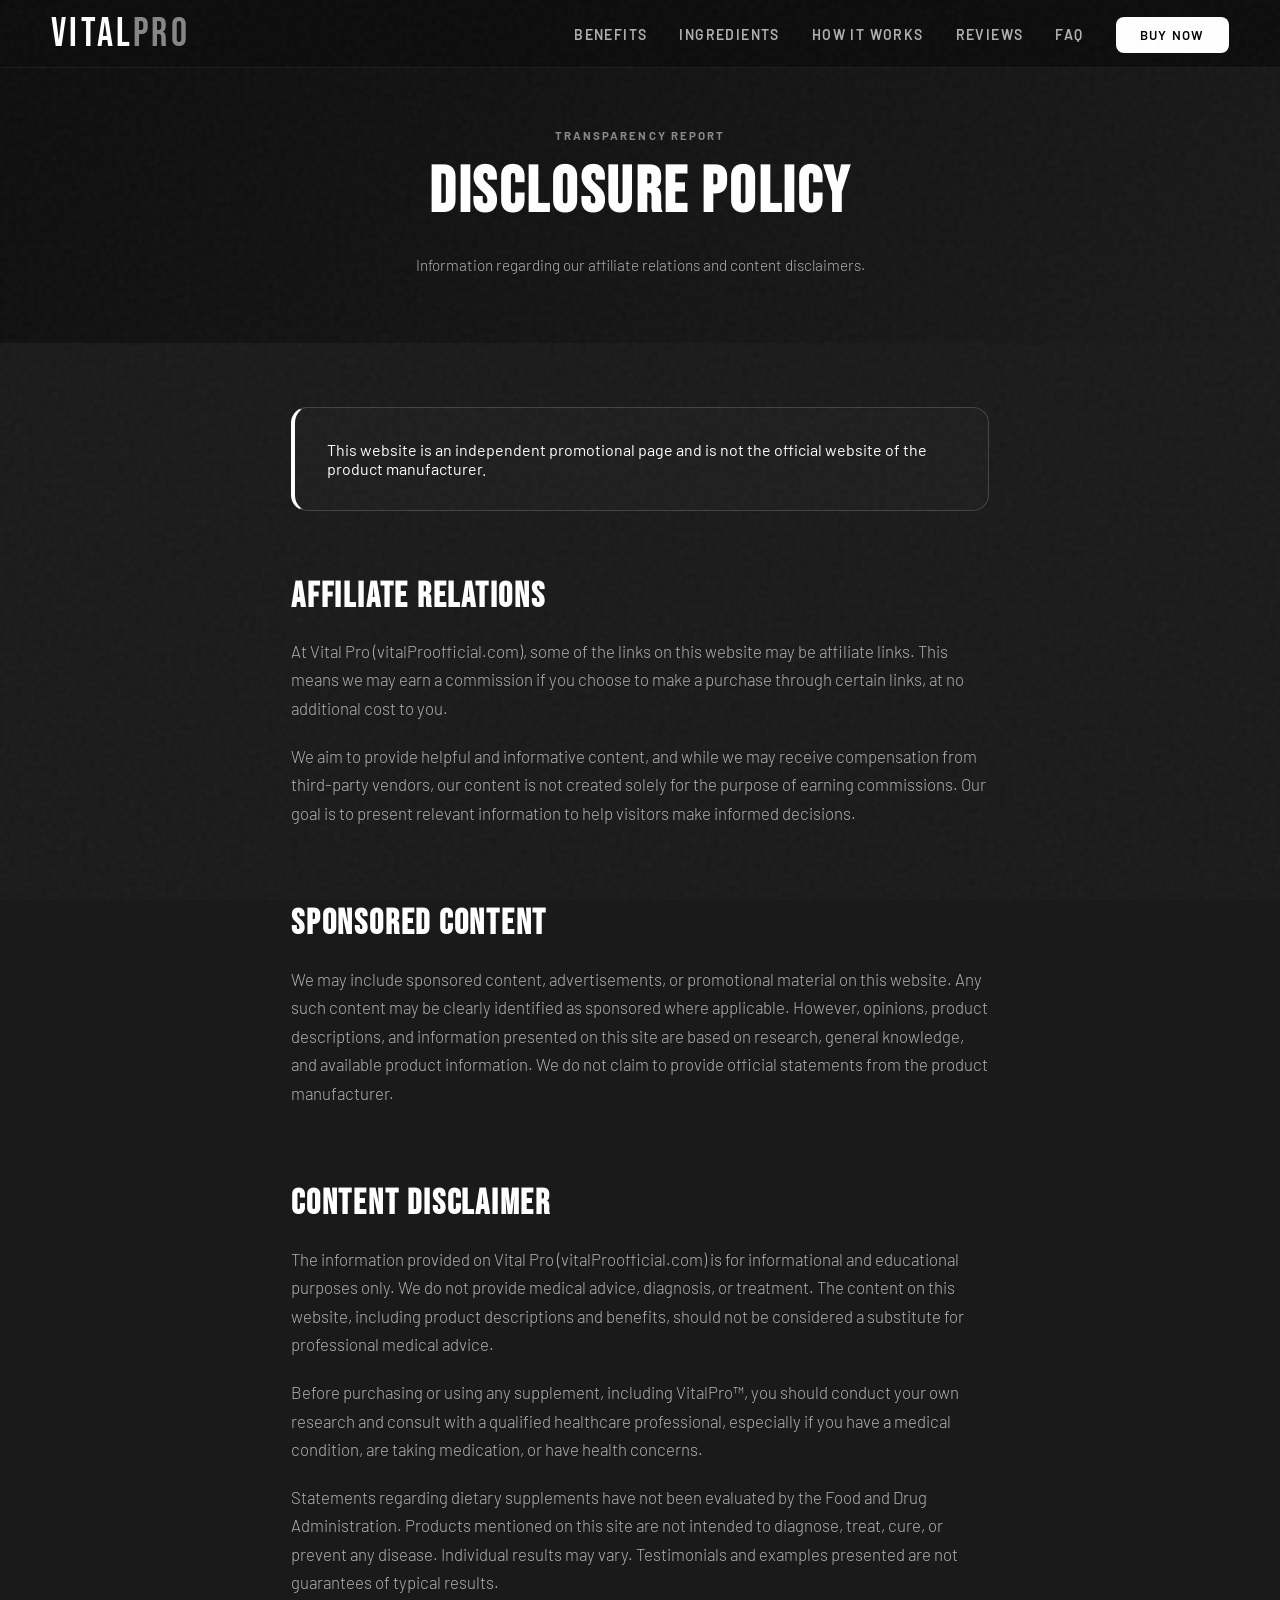
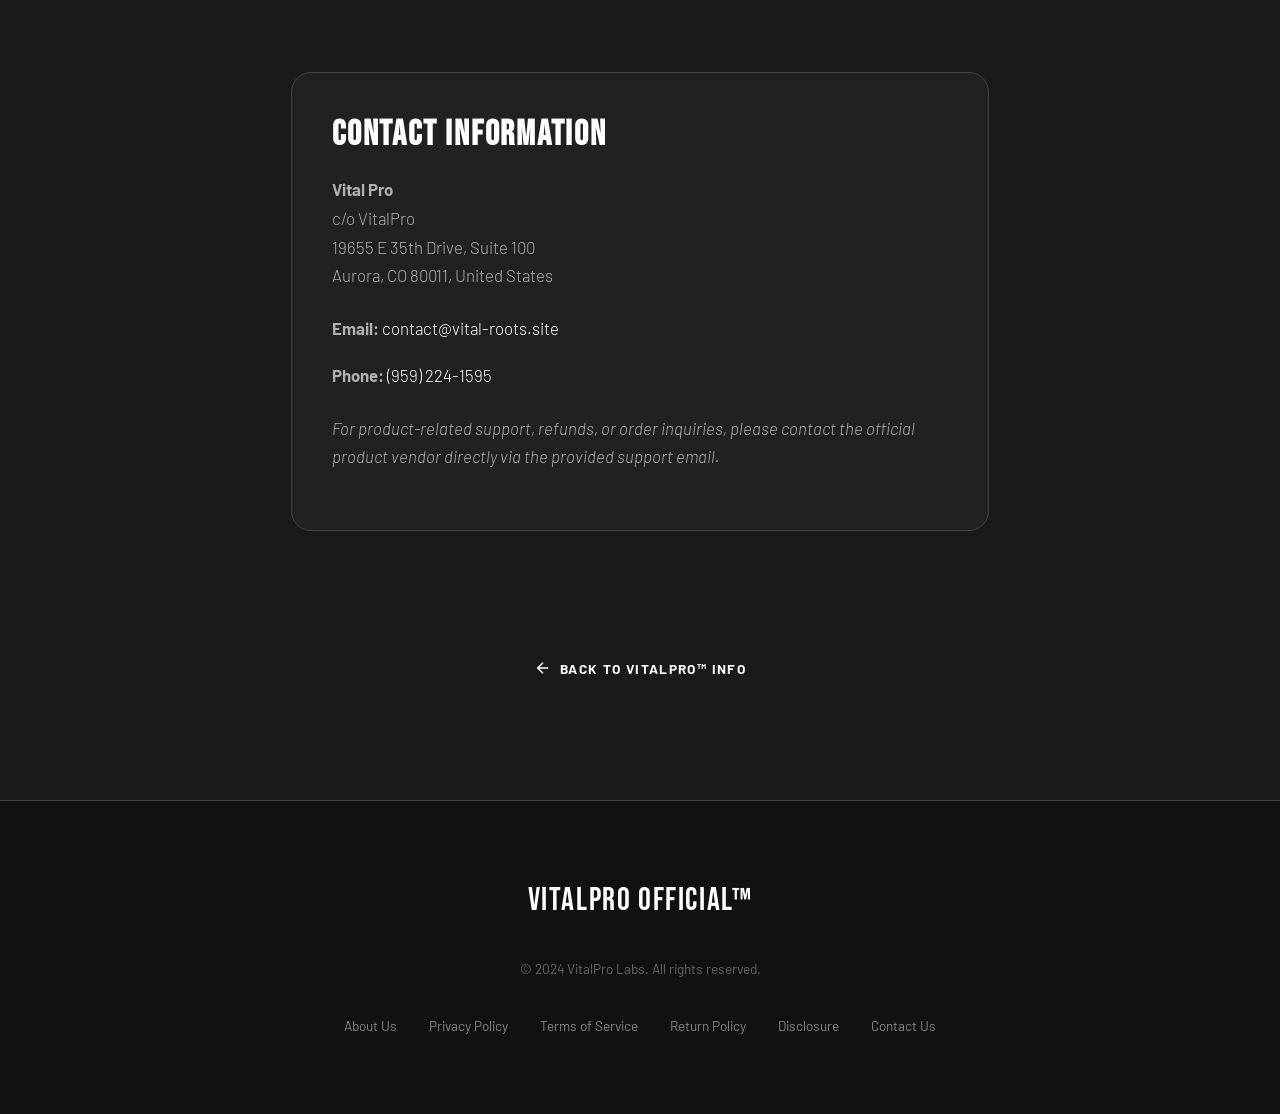
<file: disclosure.html>
<!DOCTYPE html>
<html lang="en">

<head>
    <meta charset="UTF-8">
    <meta name="viewport" content="width=device-width, initial-scale=1.0">

    <!-- ── PRIMARY META ── -->
    <title>Disclosure Policy | VitalPro Official™ – Affiliate &amp; Content Transparency</title>
    <meta name="description" content="Read the VitalPro Official™ Disclosure Policy — covering affiliate relationships, sponsored content, and content disclaimers. We are committed to full transparency with our readers.">
    <meta name="keywords" content="VitalPro disclosure, VitalPro affiliate disclosure, VitalPro sponsored content, FTC disclosure VitalPro, vitalproofficial transparency">
    <meta name="author" content="VitalPro Labs">
    <meta name="robots" content="index, follow">

    <!-- ── CANONICAL ── -->
    <link rel="canonical" href="https://vitalproofficial.com/disclosure.html">

    <!-- ── FAVICON ── -->
    <link rel="icon" href="/favicon.ico" type="image/x-icon">
    <link rel="shortcut icon" href="/favicon.ico" type="image/x-icon">

    <!-- ── OPEN GRAPH ── -->
    <meta property="og:type" content="website">
    <meta property="og:site_name" content="VitalPro Official™">
    <meta property="og:title" content="Disclosure Policy | VitalPro Official™">
    <meta property="og:description" content="VitalPro Official™ Disclosure Policy — affiliate relationships, sponsored content, and our commitment to content transparency.">
    <meta property="og:url" content="https://vitalproofficial.com/disclosure.html">
    <meta property="og:image" content="https://vitalproofficial.com/public/hero.webp">
    <meta property="og:locale" content="en_US">

    <!-- ── TWITTER / X CARD ── -->
    <meta name="twitter:card" content="summary">
    <meta name="twitter:title" content="Disclosure Policy | VitalPro Official™">
    <meta name="twitter:description" content="Read our affiliate and content disclosure. Full transparency about our relationships with product vendors.">

    <!-- ── SCHEMA: WEBPAGE ── -->
    <script type="application/ld+json">
    {
      "@context": "https://schema.org",
      "@type": "WebPage",
      "name": "Disclosure Policy – VitalPro Official™",
      "url": "https://vitalproofficial.com/disclosure.html",
      "description": "Affiliate and content disclosure page for VitalPro Official™. Explains our promotional relationships and content methodology.",
      "dateModified": "2026-03-20",
      "publisher": {
        "@type": "Organization",
        "name": "VitalPro Labs",
        "url": "https://vitalproofficial.com"
      }
    }
    </script>

    <!-- ── SCHEMA: BREADCRUMB ── -->
    <script type="application/ld+json">
    {
      "@context": "https://schema.org",
      "@type": "BreadcrumbList",
      "itemListElement": [
        { "@type": "ListItem", "position": 1, "name": "Home", "item": "https://vitalproofficial.com/" },
        { "@type": "ListItem", "position": 2, "name": "Disclosure", "item": "https://vitalproofficial.com/disclosure.html" }
      ]
    }
    </script>

    <!-- ── FONTS ── -->
    <link rel="preconnect" href="https://fonts.googleapis.com">
    <link rel="preconnect" href="https://fonts.gstatic.com" crossorigin>
    <link href="https://fonts.googleapis.com/css2?family=Barlow:wght@300;400;500;600;700&family=Bebas+Neue&display=swap" rel="stylesheet">

    <link rel="stylesheet" href="style.css">
    <style>
        .legal-hero {
            padding: 8rem var(--section-px) 4rem;
            background: linear-gradient(135deg, #0D0D0D 0%, #1A1A1A 100%);
            text-align: center;
        }

        .legal-content {
            padding: 4rem var(--section-px);
            max-width: 800px;
            margin: 0 auto;
        }

        .legal-section {
            margin-bottom: 3.5rem;
        }

        .legal-section h2 {
            font-family: 'Bebas Neue', sans-serif;
            font-size: 2.2rem;
            color: var(--text);
            margin-bottom: 1.2rem;
            letter-spacing: 0.05em;
        }

        .legal-section h3 {
            font-size: 1.4rem;
            color: var(--text);
            margin-bottom: 1rem;
            font-weight: 600;
        }

        .legal-section p {
            font-size: 1.05rem;
            line-height: 1.7;
            color: var(--text-muted);
            margin-bottom: 1.2rem;
            font-weight: 300;
        }

        .notice-box {
            background: rgba(255, 255, 255, 0.02);
            border: 1px solid var(--border);
            padding: 2rem;
            border-radius: 16px;
            margin-bottom: 4rem;
            border-left: 4px solid var(--text);
        }

        .contact-info {
            background: rgba(255, 255, 255, 0.03);
            border: 1px solid var(--border);
            padding: 2.5rem;
            border-radius: 20px;
        }

        .back-link {
            display: inline-flex;
            align-items: center;
            gap: 0.5rem;
            color: var(--text);
            text-decoration: none;
            font-weight: 700;
            text-transform: uppercase;
            letter-spacing: 0.1em;
            margin-top: 4rem;
            font-size: 0.85rem;
            transition: transform 0.2s;
        }

        .back-link:hover {
            transform: translateX(-5px);
        }

        .back-link svg {
            width: 18px;
            height: 18px;
        }

        @media (max-width: 768px) {
            .legal-hero {
                padding: 6rem var(--section-px) 3rem;
            }
            .legal-section h2 {
                font-size: 1.8rem;
            }
        }
    </style>
</head>

<body>

    <!-- NAVBAR -->
    <nav class="navbar">
        <div class="navbar__inner">
            <a href="index.html" class="navbar__brand">VITAL<em>PRO</em></a>
            <ul class="navbar__links">
                <li><a href="index.html#benefits">Benefits</a></li>
                <li><a href="index.html#ingredients">Ingredients</a></li>
                <li><a href="index.html#how-it-works">How It Works</a></li>
                <li><a href="index.html#reviews">Reviews</a></li>
                <li><a href="index.html#faq">FAQ</a></li>
                <li><a href="http://secureofficialsite.store/buy-vital-pro" class="navbar__buy">Buy Now</a></li>
            </ul>
        </div>
    </nav>

    <!-- HERO -->
    <header class="legal-hero">
        <p class="results-section__tag">Transparency Report</p>
        <h1 class="results-section__title" style="font-size: clamp(2.5rem, 6vw, 4rem);">Disclosure Policy</h1>
        <p class="results-section__lead">Information regarding our affiliate relations and content disclaimers.</p>
    </header>

    <main class="legal-content">
        <section class="notice-box">
             <p>This website is an independent promotional page and is not the official website of the product manufacturer.</p>
        </section>

        <!-- Affiliate Relations -->
        <section class="legal-section">
            <h2>Affiliate Relations</h2>
            <p>At Vital Pro (vitalProofficial.com), some of the links on this website may be affiliate links. This means we may earn a commission if you choose to make a purchase through certain links, at no additional cost to you.</p>
            <p>We aim to provide helpful and informative content, and while we may receive compensation from third-party vendors, our content is not created solely for the purpose of earning commissions. Our goal is to present relevant information to help visitors make informed decisions.</p>
        </section>

        <!-- Sponsored Content -->
        <section class="legal-section">
            <h2>Sponsored Content</h2>
            <p>We may include sponsored content, advertisements, or promotional material on this website. Any such content may be clearly identified as sponsored where applicable. However, opinions, product descriptions, and information presented on this site are based on research, general knowledge, and available product information. We do not claim to provide official statements from the product manufacturer.</p>
        </section>

        <!-- Content Disclaimer -->
        <section class="legal-section">
            <h2>Content Disclaimer</h2>
            <p>The information provided on Vital Pro (vitalProofficial.com) is for informational and educational purposes only. We do not provide medical advice, diagnosis, or treatment. The content on this website, including product descriptions and benefits, should not be considered a substitute for professional medical advice.</p>
            <p>Before purchasing or using any supplement, including VitalPro™, you should conduct your own research and consult with a qualified healthcare professional, especially if you have a medical condition, are taking medication, or have health concerns.</p>
            <p>Statements regarding dietary supplements have not been evaluated by the Food and Drug Administration. Products mentioned on this site are not intended to diagnose, treat, cure, or prevent any disease. Individual results may vary. Testimonials and examples presented are not guarantees of typical results.</p>
        </section>

        <!-- Contact Information -->
        <section class="legal-section contact-info">
            <h2>Contact Information</h2>
            <p><strong>Vital Pro</strong><br>
            c/o VitalPro<br>
            19655 E 35th Drive, Suite 100<br>
            Aurora, CO 80011, United States</p>
            <p style="margin-top: 1.5rem;"><strong>Email:</strong> <a href="mailto:contact@vital-roots.site" style="color: var(--text); text-decoration: none;">contact@vital-roots.site</a></p>
            <p><strong>Phone:</strong> <span style="color: var(--text);">(959) 224-1595</span></p>
            <p style="margin-top: 1.5rem; font-style: italic;">For product-related support, refunds, or order inquiries, please contact the official product vendor directly via the provided support email.</p>
        </section>

        <section class="legal-section" style="text-align: center; margin-top: 4rem;">
            <a href="index.html" class="back-link">
                <svg viewBox="0 0 24 24" fill="none" stroke="currentColor" stroke-width="2">
                    <line x1="19" y1="12" x2="5" y2="12"></line>
                    <polyline points="12 19 5 12 12 5"></polyline>
                </svg>
                Back to VitalPro™ Info
            </a>
        </section>
    </main>

    <!-- FOOTER -->
    <footer class="footer">
        <div class="footer__container">
            <div class="footer__brand">VITALPRO OFFICIAL™</div>
            <p class="footer__copyright">© 2024 VitalPro Labs. All rights reserved.</p>
            <div class="footer__links">
                <a href="about-us.html">About Us</a>
                <a href="privacy-policy.html">Privacy Policy</a>
                <a href="terms-of-use.html">Terms of Service</a>
                <a href="return-policy.html">Return Policy</a>
                <a href="disclosure.html">Disclosure</a>
                <a href="contact.html">Contact Us</a>
            </div>
        </div>
    </footer>

    <!-- FLOATING MOBILE CTA -->
    <a href="http://secureofficialsite.store/buy-vital-pro" class="floating-cta" id="floating-cta" aria-label="Buy VitalPro Now">
        <span>Buy Now</span>
    </a>

</body>

</html>
</file>
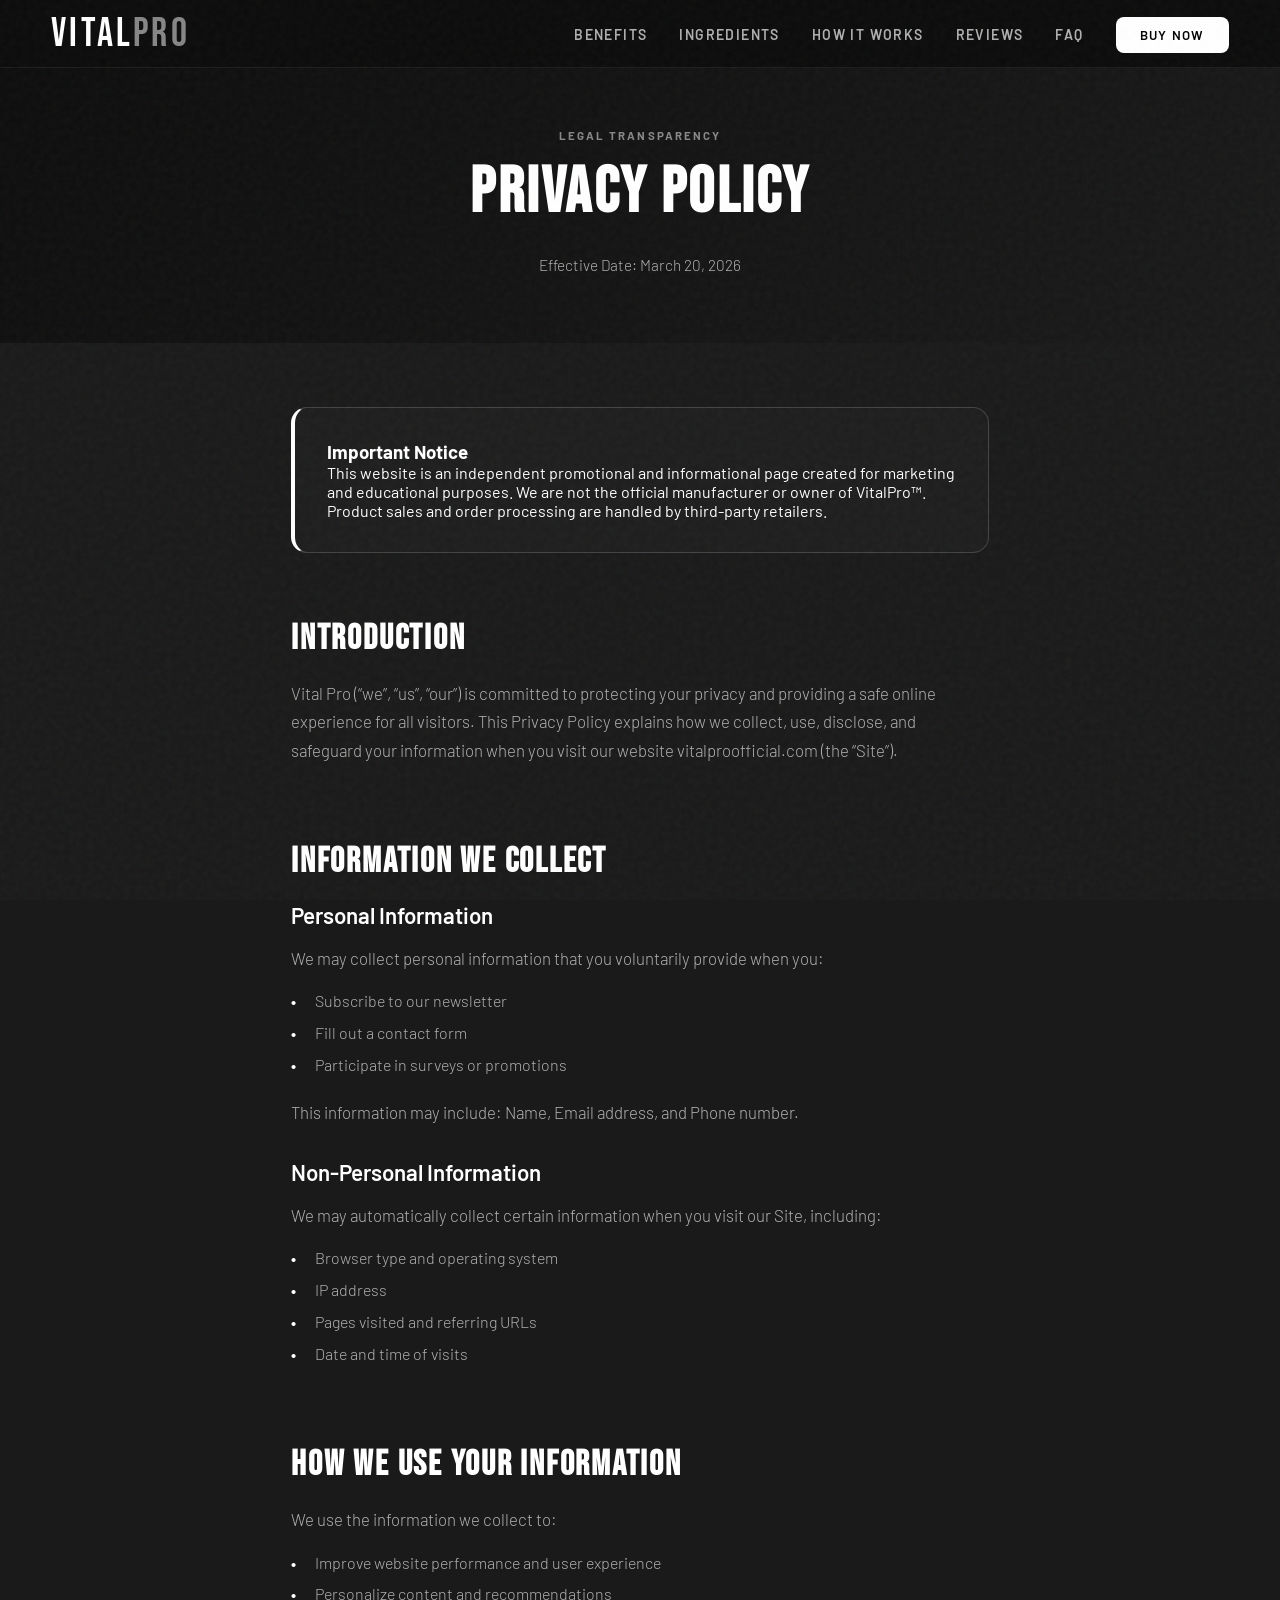
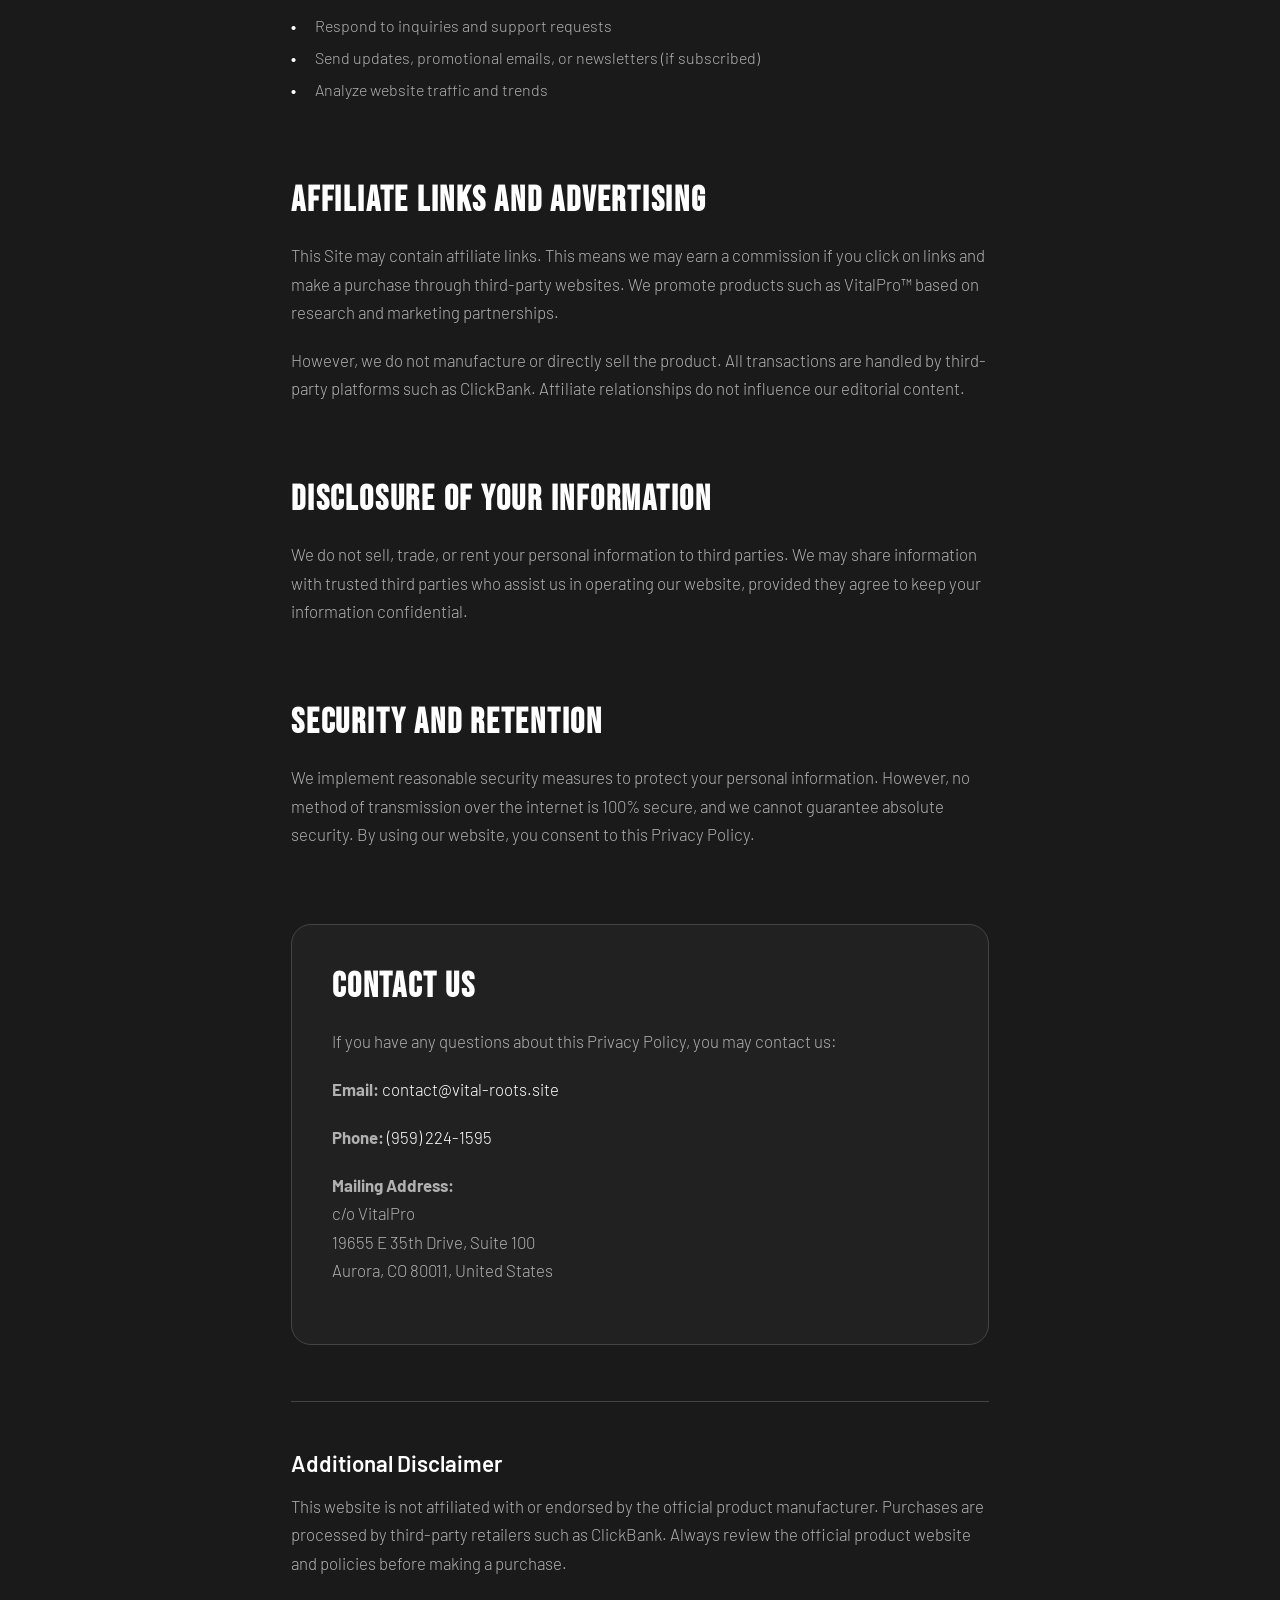
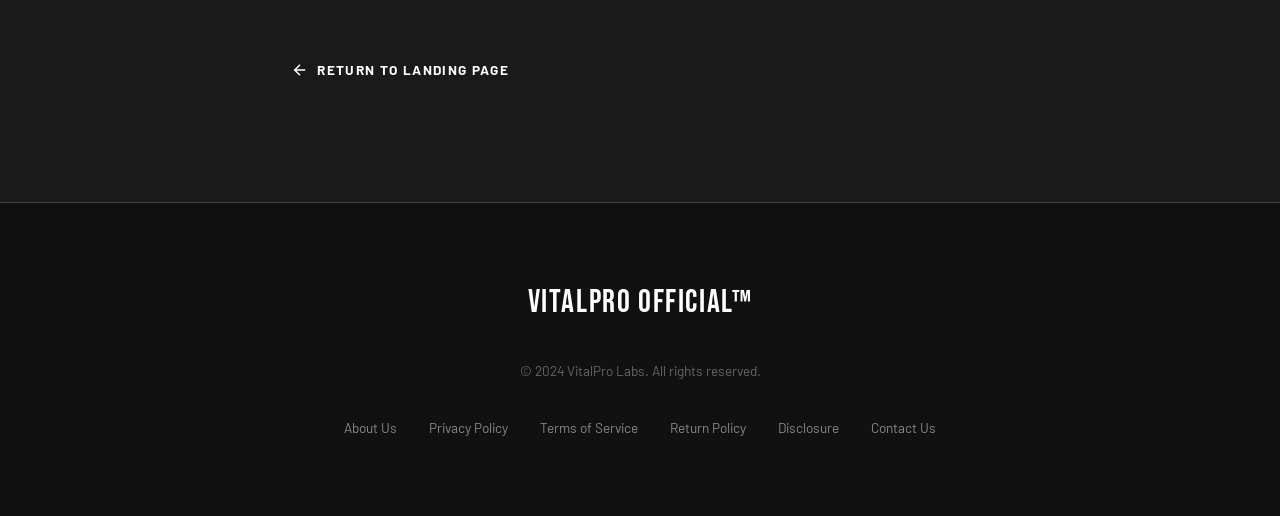
<file: privacy-policy.html>
<!DOCTYPE html>
<html lang="en">

<head>
    <meta charset="UTF-8">
    <meta name="viewport" content="width=device-width, initial-scale=1.0">

    <!-- ── PRIMARY META ── -->
    <title>Privacy Policy | VitalPro Official™ – Legal Transparency</title>
    <meta name="description" content="Read the Privacy Policy for VitalPro Official™. Understand how we collect, use, and safeguard your personal information when you visit vitalproofficial.com.">
    <meta name="keywords" content="VitalPro privacy policy, VitalPro data protection, VitalPro legal, vitalproofficial privacy">
    <meta name="author" content="VitalPro Labs">
    <meta name="robots" content="index, follow">

    <!-- ── CANONICAL ── -->
    <link rel="canonical" href="https://vitalproofficial.com/privacy-policy.html">

    <!-- ── FAVICON ── -->
    <link rel="icon" href="/favicon.ico" type="image/x-icon">
    <link rel="shortcut icon" href="/favicon.ico" type="image/x-icon">

    <!-- ── OPEN GRAPH ── -->
    <meta property="og:type" content="website">
    <meta property="og:site_name" content="VitalPro Official™">
    <meta property="og:title" content="Privacy Policy | VitalPro Official™">
    <meta property="og:description" content="Read how VitalPro Official™ collects and protects your data. We are committed to transparency and privacy.">
    <meta property="og:url" content="https://vitalproofficial.com/privacy-policy.html">
    <meta property="og:image" content="https://vitalproofficial.com/public/hero.webp">
    <meta property="og:locale" content="en_US">

    <!-- ── TWITTER / X CARD ── -->
    <meta name="twitter:card" content="summary">
    <meta name="twitter:title" content="Privacy Policy | VitalPro Official™">
    <meta name="twitter:description" content="Read how VitalPro Official™ collects and protects your data.">

    <!-- ── SCHEMA: WEBPAGE ── -->
    <script type="application/ld+json">
    {
      "@context": "https://schema.org",
      "@type": "WebPage",
      "name": "Privacy Policy – VitalPro Official™",
      "url": "https://vitalproofficial.com/privacy-policy.html",
      "description": "Privacy Policy for VitalPro Official™ explaining data collection, usage, and user rights.",
      "dateModified": "2026-03-20",
      "publisher": {
        "@type": "Organization",
        "name": "VitalPro Labs",
        "url": "https://vitalproofficial.com"
      }
    }
    </script>

    <!-- ── SCHEMA: BREADCRUMB ── -->
    <script type="application/ld+json">
    {
      "@context": "https://schema.org",
      "@type": "BreadcrumbList",
      "itemListElement": [
        { "@type": "ListItem", "position": 1, "name": "Home", "item": "https://vitalproofficial.com/" },
        { "@type": "ListItem", "position": 2, "name": "Privacy Policy", "item": "https://vitalproofficial.com/privacy-policy.html" }
      ]
    }
    </script>

    <!-- ── FONTS ── -->
    <link rel="preconnect" href="https://fonts.googleapis.com">
    <link rel="preconnect" href="https://fonts.gstatic.com" crossorigin>
    <link href="https://fonts.googleapis.com/css2?family=Barlow:wght@300;400;500;600;700&family=Bebas+Neue&display=swap" rel="stylesheet">

    <link rel="stylesheet" href="style.css">
    <style>
        .legal-hero {
            padding: 8rem var(--section-px) 4rem;
            background: linear-gradient(135deg, #0D0D0D 0%, #1A1A1A 100%);
            text-align: center;
        }

        .legal-content {
            padding: 4rem var(--section-px);
            max-width: 800px;
            margin: 0 auto;
        }

        .legal-section {
            margin-bottom: 3.5rem;
        }

        .legal-section h2 {
            font-family: 'Bebas Neue', sans-serif;
            font-size: 2.2rem;
            color: var(--text);
            margin-bottom: 1.2rem;
            letter-spacing: 0.05em;
        }

        .legal-section h3 {
            font-size: 1.4rem;
            color: var(--text);
            margin-bottom: 1rem;
            font-weight: 600;
        }

        .legal-section p {
            font-size: 1.05rem;
            line-height: 1.7;
            color: var(--text-muted);
            margin-bottom: 1.2rem;
            font-weight: 300;
        }

        .legal-section ul {
            list-style: none;
            padding-left: 0;
            margin-bottom: 1.5rem;
        }

        .legal-section ul li {
            position: relative;
            padding-left: 1.5rem;
            margin-bottom: 0.8rem;
            color: var(--text-muted);
            font-weight: 300;
        }

        .legal-section ul li::before {
            content: '•';
            position: absolute;
            left: 0;
            color: var(--text);
            font-weight: 700;
        }

        .notice-box {
            background: rgba(255, 255, 255, 0.02);
            border: 1px solid var(--border);
            padding: 2rem;
            border-radius: 16px;
            margin-bottom: 4rem;
            border-left: 4px solid var(--text);
        }

        .contact-info {
            background: rgba(255, 255, 255, 0.03);
            border: 1px solid var(--border);
            padding: 2.5rem;
            border-radius: 20px;
        }

        .back-link {
            display: inline-flex;
            align-items: center;
            gap: 0.5rem;
            color: var(--text);
            text-decoration: none;
            font-weight: 700;
            text-transform: uppercase;
            letter-spacing: 0.1em;
            margin-top: 4rem;
            font-size: 0.85rem;
            transition: transform 0.2s;
        }

        .back-link:hover {
            transform: translateX(-5px);
        }

        .back-link svg {
            width: 18px;
            height: 18px;
        }

        @media (max-width: 768px) {
            .legal-hero {
                padding: 6rem var(--section-px) 3rem;
            }
            .legal-section h2 {
                font-size: 1.8rem;
            }
        }
    </style>
</head>

<body>

    <!-- NAVBAR -->
    <nav class="navbar">
        <div class="navbar__inner">
            <a href="index.html" class="navbar__brand">VITAL<em>PRO</em></a>
            <ul class="navbar__links">
                <li><a href="index.html#benefits">Benefits</a></li>
                <li><a href="index.html#ingredients">Ingredients</a></li>
                <li><a href="index.html#how-it-works">How It Works</a></li>
                <li><a href="index.html#reviews">Reviews</a></li>
                <li><a href="index.html#faq">FAQ</a></li>
                <li><a href="http://secureofficialsite.store/buy-vital-pro" class="navbar__buy">Buy Now</a></li>
            </ul>
        </div>
    </nav>

    <!-- HERO -->
    <header class="legal-hero">
        <p class="results-section__tag">Legal Transparency</p>
        <h1 class="results-section__title" style="font-size: clamp(2.5rem, 6vw, 4rem);">Privacy Policy</h1>
        <p class="results-section__lead">Effective Date: March 20, 2026</p>
    </header>

    <main class="legal-content">
        <!-- Important Notice -->
        <section class="notice-box">
            <h3>Important Notice</h3>
            <p>This website is an independent promotional and informational page created for marketing and educational purposes. We are not the official manufacturer or owner of VitalPro™. Product sales and order processing are handled by third-party retailers.</p>
        </section>

        <!-- Introduction -->
        <section class="legal-section">
            <h2>Introduction</h2>
            <p>Vital Pro (“we”, “us”, “our”) is committed to protecting your privacy and providing a safe online experience for all visitors. This Privacy Policy explains how we collect, use, disclose, and safeguard your information when you visit our website vitalproofficial.com (the “Site”).</p>
        </section>

        <!-- Information Collection -->
        <section class="legal-section">
            <h2>Information We Collect</h2>
            <h3>Personal Information</h3>
            <p>We may collect personal information that you voluntarily provide when you:</p>
            <ul>
                <li>Subscribe to our newsletter</li>
                <li>Fill out a contact form</li>
                <li>Participate in surveys or promotions</li>
            </ul>
            <p>This information may include: Name, Email address, and Phone number.</p>

            <h3 style="margin-top: 2rem;">Non-Personal Information</h3>
            <p>We may automatically collect certain information when you visit our Site, including:</p>
            <ul>
                <li>Browser type and operating system</li>
                <li>IP address</li>
                <li>Pages visited and referring URLs</li>
                <li>Date and time of visits</li>
            </ul>
        </section>

        <!-- Usage -->
        <section class="legal-section">
            <h2>How We Use Your Information</h2>
            <p>We use the information we collect to:</p>
            <ul>
                <li>Improve website performance and user experience</li>
                <li>Personalize content and recommendations</li>
                <li>Respond to inquiries and support requests</li>
                <li>Send updates, promotional emails, or newsletters (if subscribed)</li>
                <li>Analyze website traffic and trends</li>
            </ul>
        </section>

        <!-- Affiliates -->
        <section class="legal-section">
            <h2>Affiliate Links and Advertising</h2>
            <p>This Site may contain affiliate links. This means we may earn a commission if you click on links and make a purchase through third-party websites. We promote products such as VitalPro™ based on research and marketing partnerships.</p>
            <p>However, we do not manufacture or directly sell the product. All transactions are handled by third-party platforms such as ClickBank. Affiliate relationships do not influence our editorial content.</p>
        </section>

        <!-- Disclosure -->
        <section class="legal-section">
            <h2>Disclosure of Your Information</h2>
            <p>We do not sell, trade, or rent your personal information to third parties. We may share information with trusted third parties who assist us in operating our website, provided they agree to keep your information confidential.</p>
        </section>

        <!-- Security -->
        <section class="legal-section">
            <h2>Security and Retention</h2>
            <p>We implement reasonable security measures to protect your personal information. However, no method of transmission over the internet is 100% secure, and we cannot guarantee absolute security. By using our website, you consent to this Privacy Policy.</p>
        </section>

        <!-- Contact -->
        <section class="legal-section contact-info">
            <h2>Contact Us</h2>
            <p>If you have any questions about this Privacy Policy, you may contact us:</p>
            <p><strong>Email:</strong> <a href="mailto:contact@vital-roots.site" style="color: var(--text); text-decoration: none;">contact@vital-roots.site</a></p>
            <p><strong>Phone:</strong> <span style="color: var(--text);">(959) 224-1595</span></p>
            <p><strong>Mailing Address:</strong><br>
            c/o VitalPro<br>
            19655 E 35th Drive, Suite 100<br>
            Aurora, CO 80011, United States</p>
        </section>

        <!-- Additional Disclaimer -->
        <section class="legal-section" style="margin-top: 3rem; border-top: 1px solid var(--border); padding-top: 3rem;">
            <h3>Additional Disclaimer</h3>
            <p>This website is not affiliated with or endorsed by the official product manufacturer. Purchases are processed by third-party retailers such as ClickBank. Always review the official product website and policies before making a purchase.</p>
            
            <a href="index.html" class="back-link">
                <svg viewBox="0 0 24 24" fill="none" stroke="currentColor" stroke-width="2">
                    <line x1="19" y1="12" x2="5" y2="12"></line>
                    <polyline points="12 19 5 12 12 5"></polyline>
                </svg>
                Return to Landing Page
            </a>
        </section>
    </main>

    <!-- FOOTER -->
    <footer class="footer">
        <div class="footer__container">
            <div class="footer__brand">VITALPRO OFFICIAL™</div>
            <p class="footer__copyright">© 2024 VitalPro Labs. All rights reserved.</p>
            <div class="footer__links">
                <a href="about-us.html">About Us</a>
                <a href="privacy-policy.html">Privacy Policy</a>
                <a href="terms-of-use.html">Terms of Service</a>
                <a href="return-policy.html">Return Policy</a>
                <a href="disclosure.html">Disclosure</a>
                <a href="contact.html">Contact Us</a>
            </div>
        </div>
    </footer>

    <!-- FLOATING MOBILE CTA -->
    <a href="http://secureofficialsite.store/buy-vital-pro" class="floating-cta" id="floating-cta" aria-label="Buy VitalPro Now">
        <span>Buy Now</span>
    </a>

</body>

</html>
</file>
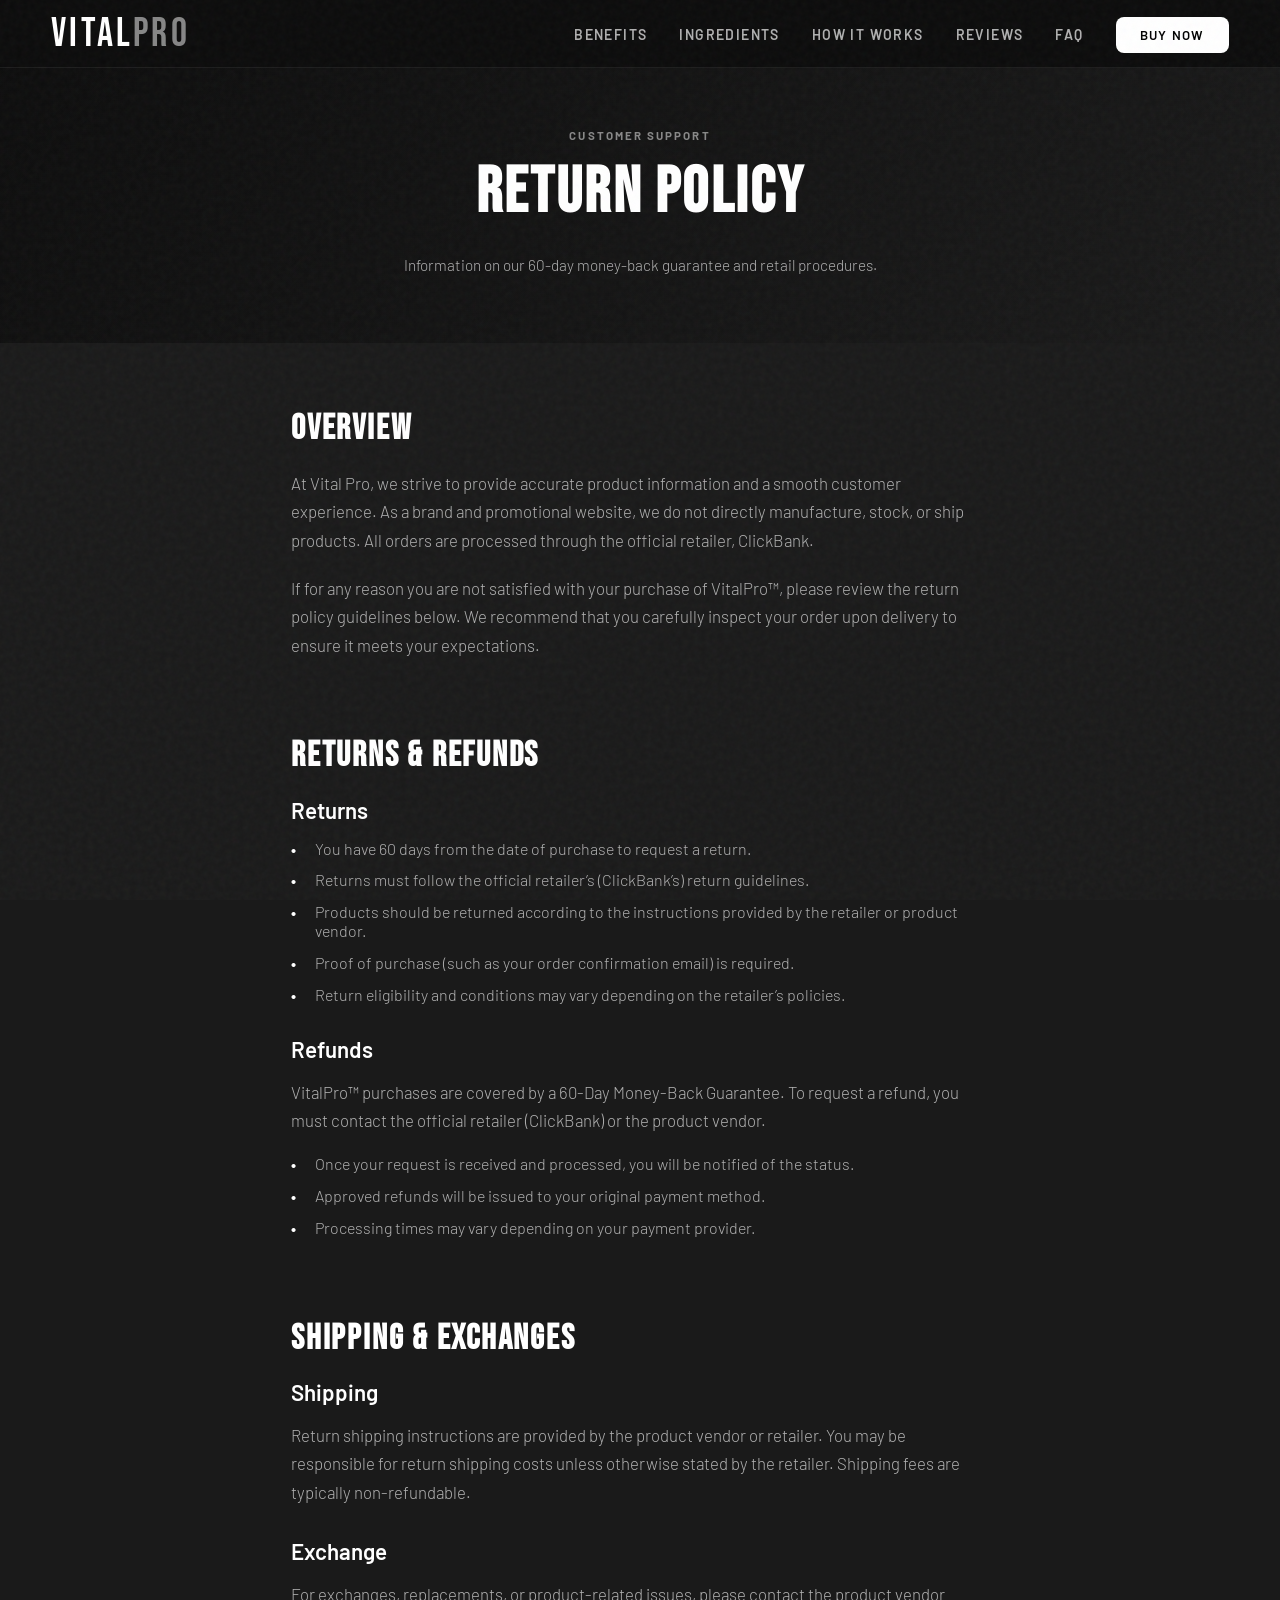
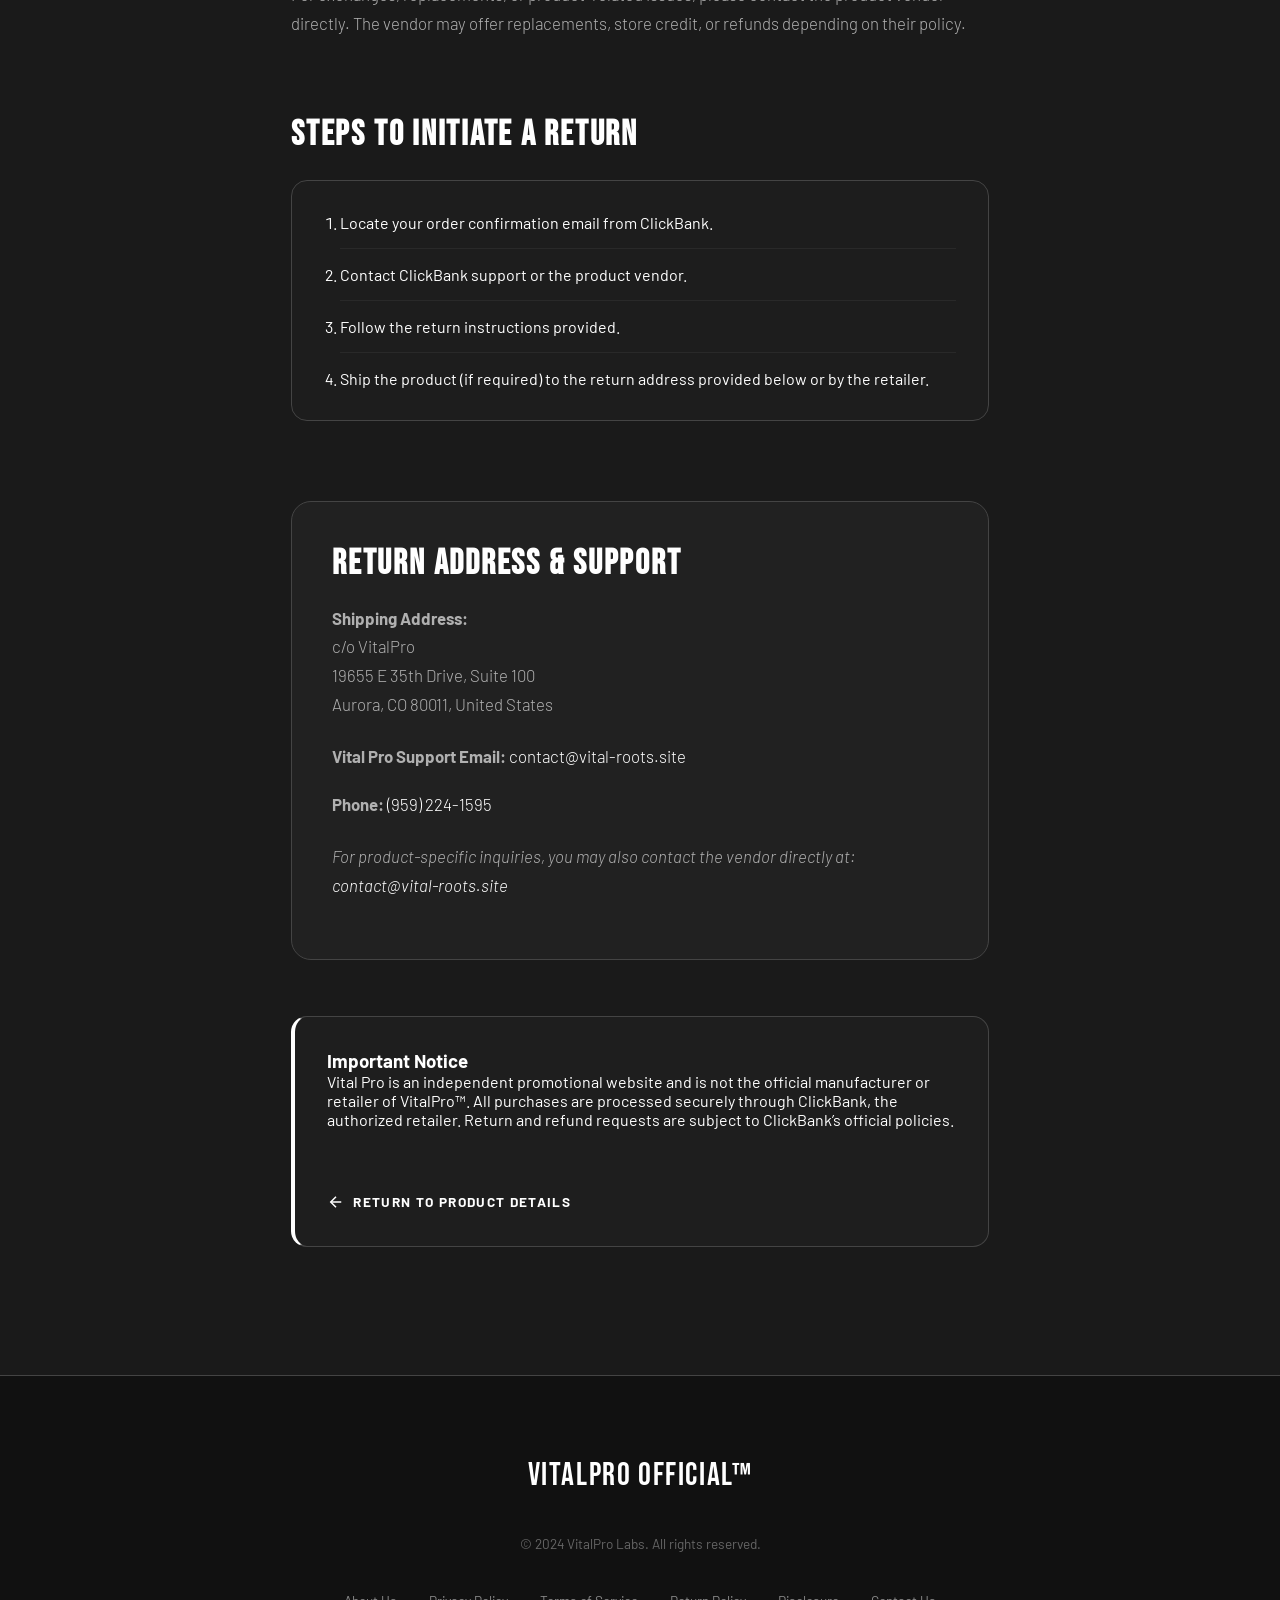
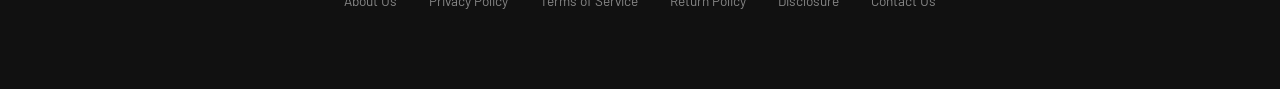
<file: return-policy.html>
<!DOCTYPE html>
<html lang="en">

<head>
    <meta charset="UTF-8">
    <meta name="viewport" content="width=device-width, initial-scale=1.0">

    <!-- ── PRIMARY META ── -->
    <title>Return Policy | VitalPro Official™ – 60-Day Money-Back Guarantee</title>
    <meta name="description" content="VitalPro Official™ return policy information. All purchases are backed by a 60-day money-back guarantee, processed through ClickBank. Learn how to initiate a return or refund.">
    <meta name="keywords" content="VitalPro return policy, VitalPro refund, VitalPro 60-day guarantee, VitalPro money back, VitalPro customer policy">
    <meta name="author" content="VitalPro Labs">
    <meta name="robots" content="index, follow">

    <!-- ── CANONICAL ── -->
    <link rel="canonical" href="https://vitalproofficial.com/return-policy.html">

    <!-- ── FAVICON ── -->
    <link rel="icon" href="/favicon.ico" type="image/x-icon">
    <link rel="shortcut icon" href="/favicon.ico" type="image/x-icon">

    <!-- ── OPEN GRAPH ── -->
    <meta property="og:type" content="website">
    <meta property="og:site_name" content="VitalPro Official™">
    <meta property="og:title" content="Return Policy | VitalPro Official™ – 60-Day Money-Back Guarantee">
    <meta property="og:description" content="VitalPro™ purchases are backed by a 60-day money-back guarantee. Learn how to initiate a return or refund through ClickBank.">
    <meta property="og:url" content="https://vitalproofficial.com/return-policy.html">
    <meta property="og:image" content="https://vitalproofficial.com/public/hero.webp">
    <meta property="og:locale" content="en_US">

    <!-- ── TWITTER / X CARD ── -->
    <meta name="twitter:card" content="summary">
    <meta name="twitter:title" content="Return Policy | VitalPro Official™">
    <meta name="twitter:description" content="VitalPro™ purchases are backed by a 60-day money-back guarantee. Learn how to initiate a return.">

    <!-- ── SCHEMA: WEBPAGE ── -->
    <script type="application/ld+json">
    {
      "@context": "https://schema.org",
      "@type": "WebPage",
      "name": "Return Policy – VitalPro Official™",
      "url": "https://vitalproofficial.com/return-policy.html",
      "description": "VitalPro Official™ return and refund policy. All purchases are backed by a 60-day money-back guarantee through ClickBank.",
      "dateModified": "2026-03-20",
      "publisher": {
        "@type": "Organization",
        "name": "VitalPro Labs",
        "url": "https://vitalproofficial.com"
      }
    }
    </script>

    <!-- ── SCHEMA: MERCHANT RETURN POLICY ── -->
    <script type="application/ld+json">
    {
      "@context": "https://schema.org",
      "@type": "MerchantReturnPolicy",
      "applicableCountry": "US",
      "returnPolicyCategory": "https://schema.org/MerchantReturnFiniteReturnWindow",
      "merchantReturnDays": 60,
      "returnMethod": "https://schema.org/ReturnByMail",
      "returnFees": "https://schema.org/FreeReturn",
      "returnPolicySeasonalOverride": "No seasonal exceptions",
      "url": "https://vitalproofficial.com/return-policy.html"
    }
    </script>

    <!-- ── SCHEMA: BREADCRUMB ── -->
    <script type="application/ld+json">
    {
      "@context": "https://schema.org",
      "@type": "BreadcrumbList",
      "itemListElement": [
        { "@type": "ListItem", "position": 1, "name": "Home", "item": "https://vitalproofficial.com/" },
        { "@type": "ListItem", "position": 2, "name": "Return Policy", "item": "https://vitalproofficial.com/return-policy.html" }
      ]
    }
    </script>

    <!-- ── FONTS ── -->
    <link rel="preconnect" href="https://fonts.googleapis.com">
    <link rel="preconnect" href="https://fonts.gstatic.com" crossorigin>
    <link href="https://fonts.googleapis.com/css2?family=Barlow:wght@300;400;500;600;700&family=Bebas+Neue&display=swap" rel="stylesheet">

    <link rel="stylesheet" href="style.css">
    <style>
        .legal-hero {
            padding: 8rem var(--section-px) 4rem;
            background: linear-gradient(135deg, #0D0D0D 0%, #1A1A1A 100%);
            text-align: center;
        }

        .legal-content {
            padding: 4rem var(--section-px);
            max-width: 800px;
            margin: 0 auto;
        }

        .legal-section {
            margin-bottom: 3.5rem;
        }

        .legal-section h2 {
            font-family: 'Bebas Neue', sans-serif;
            font-size: 2.2rem;
            color: var(--text);
            margin-bottom: 1.2rem;
            letter-spacing: 0.05em;
        }

        .legal-section h3 {
            font-size: 1.4rem;
            color: var(--text);
            margin-bottom: 1rem;
            font-weight: 600;
        }

        .legal-section p {
            font-size: 1.05rem;
            line-height: 1.7;
            color: var(--text-muted);
            margin-bottom: 1.2rem;
            font-weight: 300;
        }

        .legal-section ul {
            list-style: none;
            padding-left: 0;
            margin-bottom: 1.5rem;
        }

        .legal-section ul li {
            position: relative;
            padding-left: 1.5rem;
            margin-bottom: 0.8rem;
            color: var(--text-muted);
            font-weight: 300;
        }

        .legal-section ul li::before {
            content: '•';
            position: absolute;
            left: 0;
            color: var(--text);
            font-weight: 700;
        }

        .notice-box {
            background: rgba(255, 255, 255, 0.02);
            border: 1px solid var(--border);
            padding: 2rem;
            border-radius: 16px;
            margin-bottom: 4rem;
            border-left: 4px solid var(--text);
        }

        .contact-info {
            background: rgba(255, 255, 255, 0.03);
            border: 1px solid var(--border);
            padding: 2.5rem;
            border-radius: 20px;
        }

        .steps-box {
            background: rgba(255, 255, 255, 0.01);
            border: 1px solid var(--border);
            padding: 2rem;
            border-radius: 16px;
            margin: 1.5rem 0;
        }

        .steps-box li {
            padding-bottom: 1rem;
            border-bottom: 1px solid rgba(255,255,255,0.05);
            margin-bottom: 1rem;
        }

        .steps-box li:last-child {
            border-bottom: none;
            margin-bottom: 0;
            padding-bottom: 0;
        }

        .back-link {
            display: inline-flex;
            align-items: center;
            gap: 0.5rem;
            color: var(--text);
            text-decoration: none;
            font-weight: 700;
            text-transform: uppercase;
            letter-spacing: 0.1em;
            margin-top: 4rem;
            font-size: 0.85rem;
            transition: transform 0.2s;
        }

        .back-link:hover {
            transform: translateX(-5px);
        }

        .back-link svg {
            width: 18px;
            height: 18px;
        }

        @media (max-width: 768px) {
            .legal-hero {
                padding: 6rem var(--section-px) 3rem;
            }
            .legal-section h2 {
                font-size: 1.8rem;
            }
        }
    </style>
</head>

<body>

    <!-- NAVBAR -->
    <nav class="navbar">
        <div class="navbar__inner">
            <a href="index.html" class="navbar__brand">VITAL<em>PRO</em></a>
            <ul class="navbar__links">
                <li><a href="index.html#benefits">Benefits</a></li>
                <li><a href="index.html#ingredients">Ingredients</a></li>
                <li><a href="index.html#how-it-works">How It Works</a></li>
                <li><a href="index.html#reviews">Reviews</a></li>
                <li><a href="index.html#faq">FAQ</a></li>
                <li><a href="http://secureofficialsite.store/buy-vital-pro" class="navbar__buy">Buy Now</a></li>
            </ul>
        </div>
    </nav>

    <!-- HERO -->
    <header class="legal-hero">
        <p class="results-section__tag">Customer Support</p>
        <h1 class="results-section__title" style="font-size: clamp(2.5rem, 6vw, 4rem);">Return Policy</h1>
        <p class="results-section__lead">Information on our 60-day money-back guarantee and retail procedures.</p>
    </header>

    <main class="legal-content">
        <!-- Overview -->
        <section class="legal-section">
            <h2>Overview</h2>
            <p>At Vital Pro, we strive to provide accurate product information and a smooth customer experience. As a brand and promotional website, we do not directly manufacture, stock, or ship products. All orders are processed through the official retailer, ClickBank.</p>
            <p>If for any reason you are not satisfied with your purchase of VitalPro™, please review the return policy guidelines below. We recommend that you carefully inspect your order upon delivery to ensure it meets your expectations.</p>
        </section>

        <!-- Returns & Refunds -->
        <section class="legal-section">
            <h2>Returns & Refunds</h2>
            <h3>Returns</h3>
            <ul>
                <li>You have 60 days from the date of purchase to request a return.</li>
                <li>Returns must follow the official retailer’s (ClickBank’s) return guidelines.</li>
                <li>Products should be returned according to the instructions provided by the retailer or product vendor.</li>
                <li>Proof of purchase (such as your order confirmation email) is required.</li>
                <li>Return eligibility and conditions may vary depending on the retailer’s policies.</li>
            </ul>

            <h3 style="margin-top: 2rem;">Refunds</h3>
            <p>VitalPro™ purchases are covered by a 60-Day Money-Back Guarantee. To request a refund, you must contact the official retailer (ClickBank) or the product vendor.</p>
            <ul>
                <li>Once your request is received and processed, you will be notified of the status.</li>
                <li>Approved refunds will be issued to your original payment method.</li>
                <li>Processing times may vary depending on your payment provider.</li>
            </ul>
        </section>

        <!-- Shipping & Exchanges -->
        <section class="legal-section">
            <h2>Shipping & Exchanges</h2>
            <h3>Shipping</h3>
            <p>Return shipping instructions are provided by the product vendor or retailer. You may be responsible for return shipping costs unless otherwise stated by the retailer. Shipping fees are typically non-refundable.</p>

            <h3 style="margin-top: 2rem;">Exchange</h3>
            <p>For exchanges, replacements, or product-related issues, please contact the product vendor directly. The vendor may offer replacements, store credit, or refunds depending on their policy.</p>
        </section>

        <!-- Steps -->
        <section class="legal-section">
            <h2>Steps to Initiate a Return</h2>
            <ol class="steps-box" style="list-style: decimal; padding-left: 3rem;">
                <li>Locate your order confirmation email from ClickBank.</li>
                <li>Contact ClickBank support or the product vendor.</li>
                <li>Follow the return instructions provided.</li>
                <li>Ship the product (if required) to the return address provided below or by the retailer.</li>
            </ol>
        </section>

        <!-- Contact & Support -->
        <section class="legal-section contact-info">
            <h2>Return Address & Support</h2>
            <p><strong>Shipping Address:</strong><br>
            c/o VitalPro<br>
            19655 E 35th Drive, Suite 100<br>
            Aurora, CO 80011, United States</p>
            
            <p style="margin-top: 1.5rem;"><strong>Vital Pro Support Email:</strong> <a href="mailto:contact@vital-roots.site" style="color: var(--text); text-decoration: none;">contact@vital-roots.site</a></p>
            <p><strong>Phone:</strong> <span style="color: var(--text);">(959) 224-1595</span></p>
            
            <p style="margin-top: 1.5rem; font-style: italic;">For product-specific inquiries, you may also contact the vendor directly at: <a href="mailto:contact@vital-roots.site" style="color: var(--text); text-decoration: none;">contact@vital-roots.site</a></p>
        </section>

        <!-- Important Notice -->
        <section class="notice-box" style="margin-top: 3rem;">
            <h3>Important Notice</h3>
            <p>Vital Pro is an independent promotional website and is not the official manufacturer or retailer of VitalPro™. All purchases are processed securely through ClickBank, the authorized retailer. Return and refund requests are subject to ClickBank’s official policies.</p>
            
            <a href="index.html" class="back-link">
                <svg viewBox="0 0 24 24" fill="none" stroke="currentColor" stroke-width="2">
                    <line x1="19" y1="12" x2="5" y2="12"></line>
                    <polyline points="12 19 5 12 12 5"></polyline>
                </svg>
                Return to Product Details
            </a>
        </section>
    </main>

    <!-- FOOTER -->
    <footer class="footer">
        <div class="footer__container">
            <div class="footer__brand">VITALPRO OFFICIAL™</div>
            <p class="footer__copyright">© 2024 VitalPro Labs. All rights reserved.</p>
            <div class="footer__links">
                <a href="about-us.html">About Us</a>
                <a href="privacy-policy.html">Privacy Policy</a>
                <a href="terms-of-use.html">Terms of Service</a>
                <a href="return-policy.html">Return Policy</a>
                <a href="disclosure.html">Disclosure</a>
                <a href="contact.html">Contact Us</a>
            </div>
        </div>
    </footer>

    <!-- FLOATING MOBILE CTA -->
    <a href="http://secureofficialsite.store/buy-vital-pro" class="floating-cta" id="floating-cta" aria-label="Buy VitalPro Now">
        <span>Buy Now</span>
    </a>

</body>

</html>
</file>
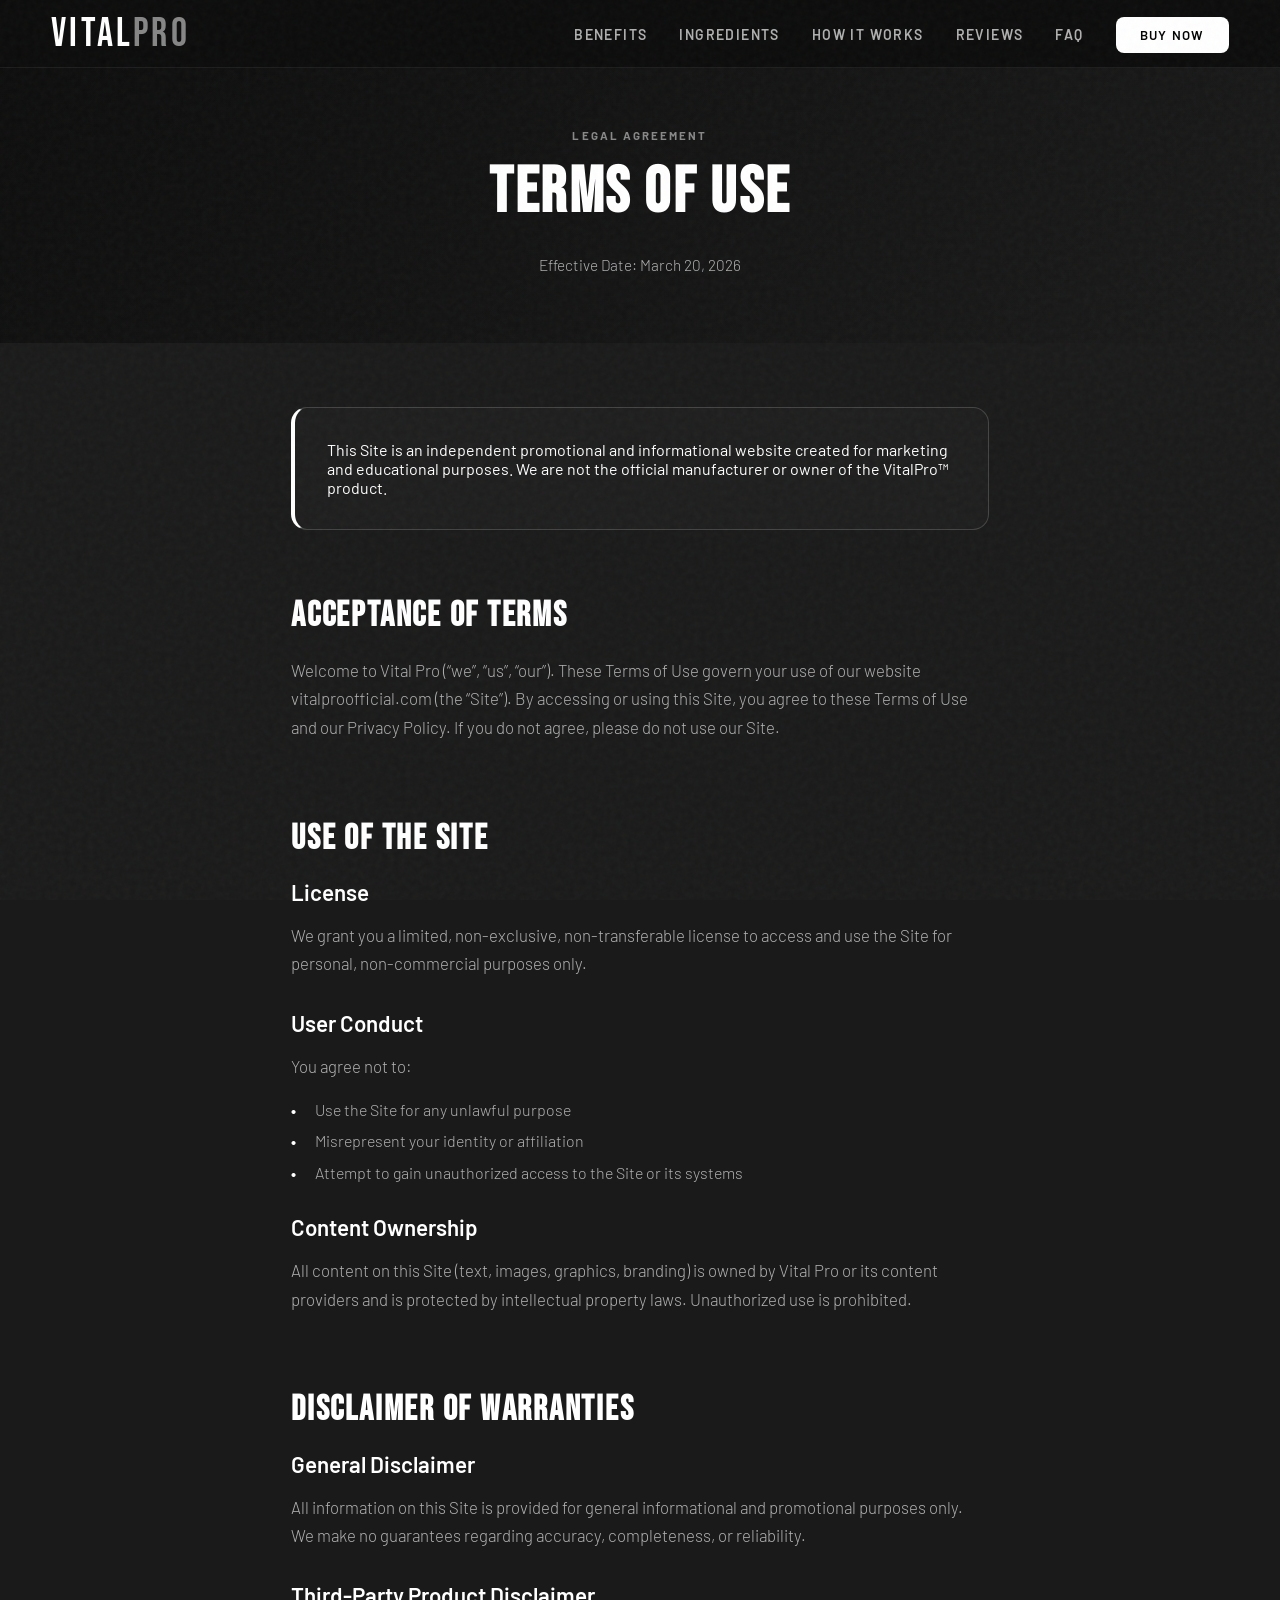
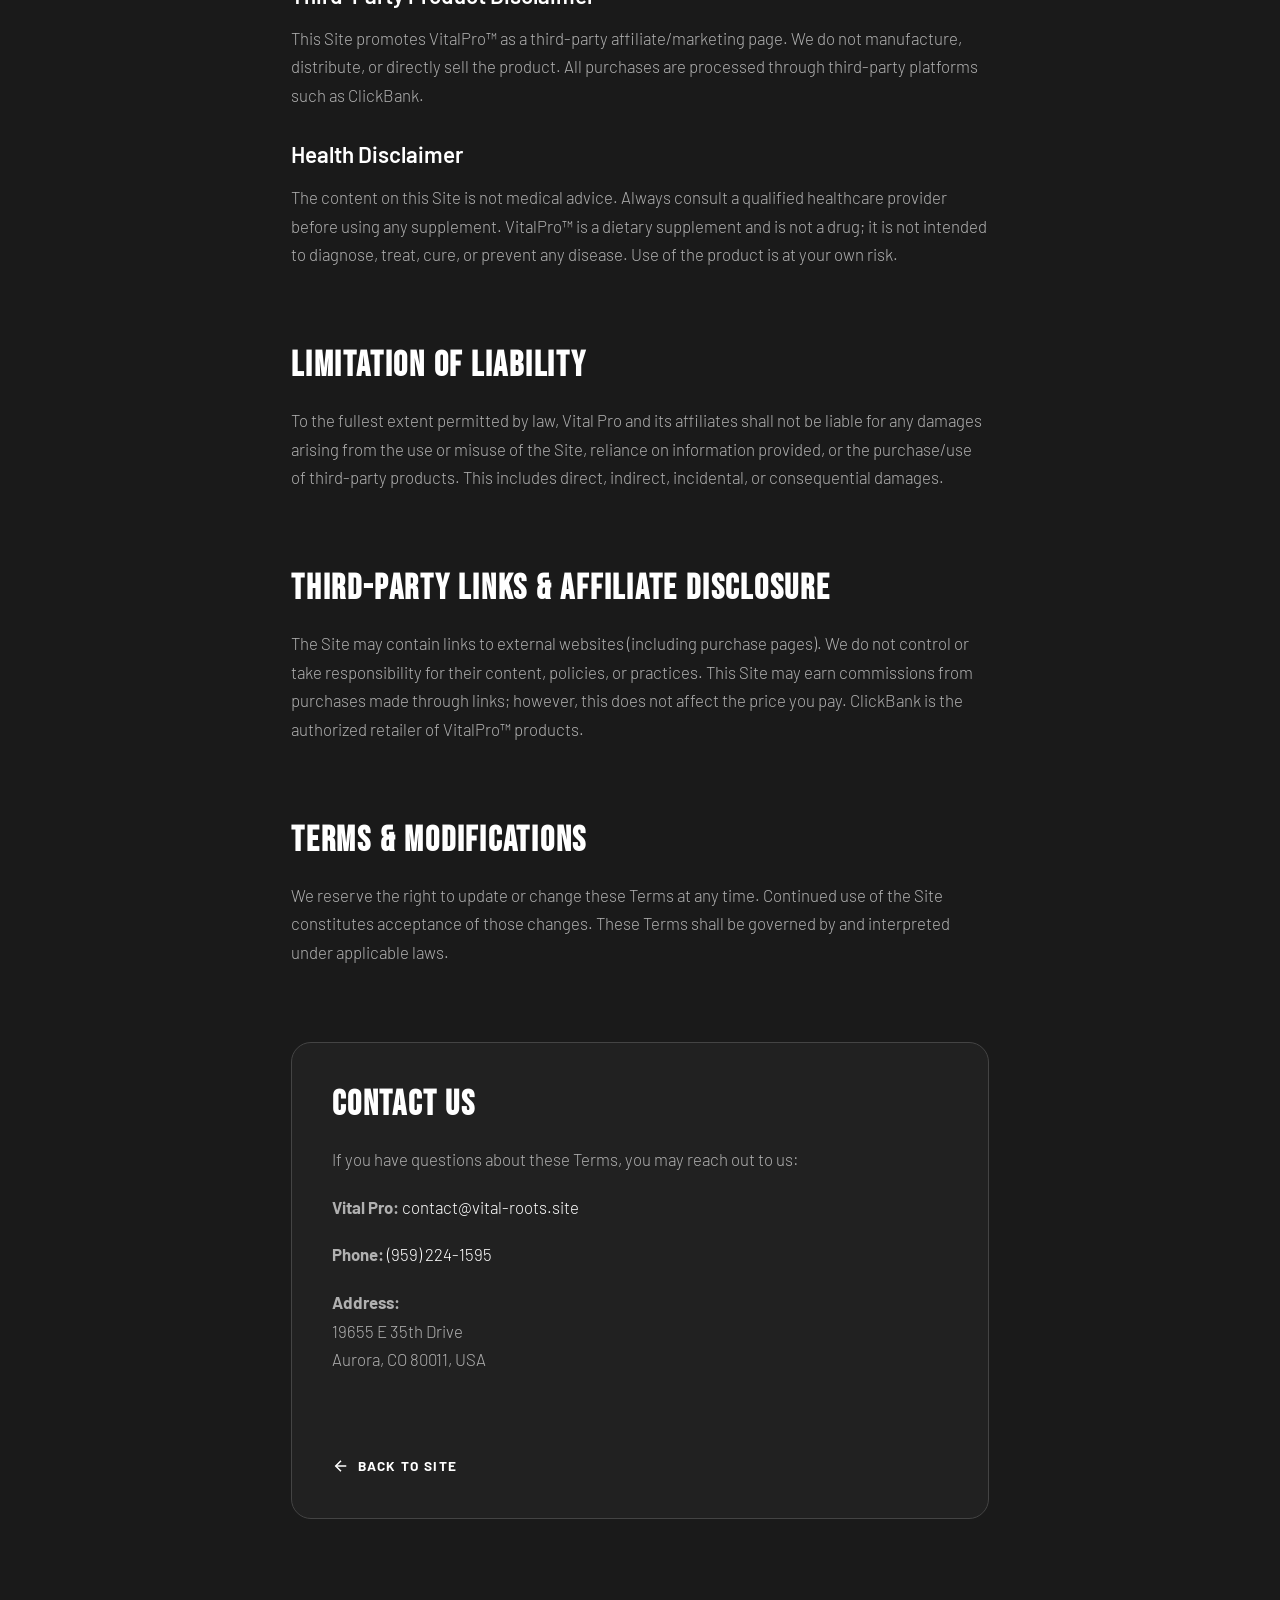
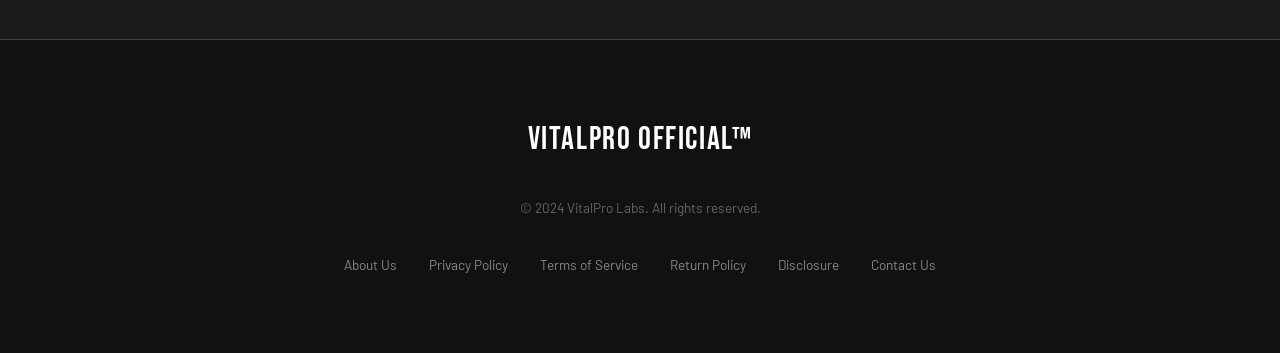
<file: terms-of-use.html>
<!DOCTYPE html>
<html lang="en">

<head>
    <meta charset="UTF-8">
    <meta name="viewport" content="width=device-width, initial-scale=1.0">

    <!-- ── PRIMARY META ── -->
    <title>Terms of Use | VitalPro Official™ – Legal Agreement</title>
    <meta name="description" content="Read the Terms of Use for VitalPro Official™. Understand your rights and obligations when using vitalproofficial.com — including license, user conduct, disclaimers, and affiliate disclosures.">
    <meta name="keywords" content="VitalPro terms of use, VitalPro legal, VitalPro terms and conditions, vitalproofficial terms">
    <meta name="author" content="VitalPro Labs">
    <meta name="robots" content="index, follow">

    <!-- ── CANONICAL ── -->
    <link rel="canonical" href="https://vitalproofficial.com/terms-of-use.html">

    <!-- ── FAVICON ── -->
    <link rel="icon" href="/favicon.ico" type="image/x-icon">
    <link rel="shortcut icon" href="/favicon.ico" type="image/x-icon">

    <!-- ── OPEN GRAPH ── -->
    <meta property="og:type" content="website">
    <meta property="og:site_name" content="VitalPro Official™">
    <meta property="og:title" content="Terms of Use | VitalPro Official™">
    <meta property="og:description" content="Read the Terms of Use for VitalPro Official™ — governing your use of vitalproofficial.com.">
    <meta property="og:url" content="https://vitalproofficial.com/terms-of-use.html">
    <meta property="og:image" content="https://vitalproofficial.com/public/hero.webp">
    <meta property="og:locale" content="en_US">

    <!-- ── TWITTER / X CARD ── -->
    <meta name="twitter:card" content="summary">
    <meta name="twitter:title" content="Terms of Use | VitalPro Official™">
    <meta name="twitter:description" content="Read the Terms of Use governing your use of vitalproofficial.com.">

    <!-- ── SCHEMA: WEBPAGE ── -->
    <script type="application/ld+json">
    {
      "@context": "https://schema.org",
      "@type": "WebPage",
      "name": "Terms of Use – VitalPro Official™",
      "url": "https://vitalproofficial.com/terms-of-use.html",
      "description": "Terms of Use for VitalPro Official™ — the legal agreement governing use of the website.",
      "dateModified": "2026-03-20",
      "publisher": {
        "@type": "Organization",
        "name": "VitalPro Labs",
        "url": "https://vitalproofficial.com"
      }
    }
    </script>

    <!-- ── SCHEMA: BREADCRUMB ── -->
    <script type="application/ld+json">
    {
      "@context": "https://schema.org",
      "@type": "BreadcrumbList",
      "itemListElement": [
        { "@type": "ListItem", "position": 1, "name": "Home", "item": "https://vitalproofficial.com/" },
        { "@type": "ListItem", "position": 2, "name": "Terms of Use", "item": "https://vitalproofficial.com/terms-of-use.html" }
      ]
    }
    </script>

    <!-- ── FONTS ── -->
    <link rel="preconnect" href="https://fonts.googleapis.com">
    <link rel="preconnect" href="https://fonts.gstatic.com" crossorigin>
    <link href="https://fonts.googleapis.com/css2?family=Barlow:wght@300;400;500;600;700&family=Bebas+Neue&display=swap" rel="stylesheet">

    <link rel="stylesheet" href="style.css">
    <style>
        .legal-hero {
            padding: 8rem var(--section-px) 4rem;
            background: linear-gradient(135deg, #0D0D0D 0%, #1A1A1A 100%);
            text-align: center;
        }

        .legal-content {
            padding: 4rem var(--section-px);
            max-width: 800px;
            margin: 0 auto;
        }

        .legal-section {
            margin-bottom: 3.5rem;
        }

        .legal-section h2 {
            font-family: 'Bebas Neue', sans-serif;
            font-size: 2.2rem;
            color: var(--text);
            margin-bottom: 1.2rem;
            letter-spacing: 0.05em;
        }

        .legal-section h3 {
            font-size: 1.4rem;
            color: var(--text);
            margin-bottom: 1rem;
            font-weight: 600;
        }

        .legal-section p {
            font-size: 1.05rem;
            line-height: 1.7;
            color: var(--text-muted);
            margin-bottom: 1.2rem;
            font-weight: 300;
        }

        .legal-section ul {
            list-style: none;
            padding-left: 0;
            margin-bottom: 1.5rem;
        }

        .legal-section ul li {
            position: relative;
            padding-left: 1.5rem;
            margin-bottom: 0.8rem;
            color: var(--text-muted);
            font-weight: 300;
        }

        .legal-section ul li::before {
            content: '•';
            position: absolute;
            left: 0;
            color: var(--text);
            font-weight: 700;
        }

        .notice-box {
            background: rgba(255, 255, 255, 0.02);
            border: 1px solid var(--border);
            padding: 2rem;
            border-radius: 16px;
            margin-bottom: 4rem;
            border-left: 4px solid var(--text);
        }

        .contact-info {
            background: rgba(255, 255, 255, 0.03);
            border: 1px solid var(--border);
            padding: 2.5rem;
            border-radius: 20px;
        }

        .back-link {
            display: inline-flex;
            align-items: center;
            gap: 0.5rem;
            color: var(--text);
            text-decoration: none;
            font-weight: 700;
            text-transform: uppercase;
            letter-spacing: 0.1em;
            margin-top: 4rem;
            font-size: 0.85rem;
            transition: transform 0.2s;
        }

        .back-link:hover {
            transform: translateX(-5px);
        }

        .back-link svg {
            width: 18px;
            height: 18px;
        }

        @media (max-width: 768px) {
            .legal-hero {
                padding: 6rem var(--section-px) 3rem;
            }
            .legal-section h2 {
                font-size: 1.8rem;
            }
        }
    </style>
</head>

<body>

    <!-- NAVBAR -->
    <nav class="navbar">
        <div class="navbar__inner">
            <a href="index.html" class="navbar__brand">VITAL<em>PRO</em></a>
            <ul class="navbar__links">
                <li><a href="index.html#benefits">Benefits</a></li>
                <li><a href="index.html#ingredients">Ingredients</a></li>
                <li><a href="index.html#how-it-works">How It Works</a></li>
                <li><a href="index.html#reviews">Reviews</a></li>
                <li><a href="index.html#faq">FAQ</a></li>
                <li><a href="http://secureofficialsite.store/buy-vital-pro" class="navbar__buy">Buy Now</a></li>
            </ul>
        </div>
    </nav>

    <!-- HERO -->
    <header class="legal-hero">
        <p class="results-section__tag">Legal Agreement</p>
        <h1 class="results-section__title" style="font-size: clamp(2.5rem, 6vw, 4rem);">Terms of Use</h1>
        <p class="results-section__lead">Effective Date: March 20, 2026</p>
    </header>

    <main class="legal-content">
        <!-- Site Overview -->
        <section class="notice-box">
            <p>This Site is an independent promotional and informational website created for marketing and educational purposes. We are not the official manufacturer or owner of the VitalPro™ product.</p>
        </section>

        <!-- Acceptance -->
        <section class="legal-section">
            <h2>Acceptance of Terms</h2>
            <p>Welcome to Vital Pro (“we”, “us”, “our”). These Terms of Use govern your use of our website vitalproofficial.com (the “Site”). By accessing or using this Site, you agree to these Terms of Use and our Privacy Policy. If you do not agree, please do not use our Site.</p>
        </section>

        <!-- Use of Site -->
        <section class="legal-section">
            <h2>Use of the Site</h2>
            <h3>License</h3>
            <p>We grant you a limited, non-exclusive, non-transferable license to access and use the Site for personal, non-commercial purposes only.</p>

            <h3 style="margin-top: 2rem;">User Conduct</h3>
            <p>You agree not to:</p>
            <ul>
                <li>Use the Site for any unlawful purpose</li>
                <li>Misrepresent your identity or affiliation</li>
                <li>Attempt to gain unauthorized access to the Site or its systems</li>
            </ul>

            <h3 style="margin-top: 2rem;">Content Ownership</h3>
            <p>All content on this Site (text, images, graphics, branding) is owned by Vital Pro or its content providers and is protected by intellectual property laws. Unauthorized use is prohibited.</p>
        </section>

        <!-- Disclaimers -->
        <section class="legal-section">
            <h2>Disclaimer of Warranties</h2>
            <h3>General Disclaimer</h3>
            <p>All information on this Site is provided for general informational and promotional purposes only. We make no guarantees regarding accuracy, completeness, or reliability.</p>

            <h3 style="margin-top: 2rem;">Third-Party Product Disclaimer</h3>
            <p>This Site promotes VitalPro™ as a third-party affiliate/marketing page. We do not manufacture, distribute, or directly sell the product. All purchases are processed through third-party platforms such as ClickBank.</p>

            <h3 style="margin-top: 2rem;">Health Disclaimer</h3>
            <p>The content on this Site is not medical advice. Always consult a qualified healthcare provider before using any supplement. VitalPro™ is a dietary supplement and is not a drug; it is not intended to diagnose, treat, cure, or prevent any disease. Use of the product is at your own risk.</p>
        </section>

        <!-- Liability -->
        <section class="legal-section">
            <h2>Limitation of Liability</h2>
            <p>To the fullest extent permitted by law, Vital Pro and its affiliates shall not be liable for any damages arising from the use or misuse of the Site, reliance on information provided, or the purchase/use of third-party products. This includes direct, indirect, incidental, or consequential damages.</p>
        </section>

        <!-- Third Party & Affiliate -->
        <section class="legal-section">
            <h2>Third-Party Links & Affiliate Disclosure</h2>
            <p>The Site may contain links to external websites (including purchase pages). We do not control or take responsibility for their content, policies, or practices. This Site may earn commissions from purchases made through links; however, this does not affect the price you pay. ClickBank is the authorized retailer of VitalPro™ products.</p>
        </section>

        <!-- Modifications -->
        <section class="legal-section">
            <h2>Terms & Modifications</h2>
            <p>We reserve the right to update or change these Terms at any time. Continued use of the Site constitutes acceptance of those changes. These Terms shall be governed by and interpreted under applicable laws.</p>
        </section>

        <!-- Contact -->
        <section class="legal-section contact-info">
            <h2>Contact Us</h2>
            <p>If you have questions about these Terms, you may reach out to us:</p>
            <p><strong>Vital Pro:</strong> <a href="mailto:contact@vital-roots.site" style="color: var(--text); text-decoration: none;">contact@vital-roots.site</a></p>
            <p><strong>Phone:</strong> <span style="color: var(--text);">(959) 224-1595</span></p>
            <p><strong>Address:</strong><br>
            19655 E 35th Drive<br>
            Aurora, CO 80011, USA</p>
            
            <a href="index.html" class="back-link">
                <svg viewBox="0 0 24 24" fill="none" stroke="currentColor" stroke-width="2">
                    <line x1="19" y1="12" x2="5" y2="12"></line>
                    <polyline points="12 19 5 12 12 5"></polyline>
                </svg>
                Back to Site
            </a>
        </section>
    </main>

    <!-- FOOTER -->
    <footer class="footer">
        <div class="footer__container">
            <div class="footer__brand">VITALPRO OFFICIAL™</div>
            <p class="footer__copyright">© 2024 VitalPro Labs. All rights reserved.</p>
            <div class="footer__links">
                <a href="about-us.html">About Us</a>
                <a href="privacy-policy.html">Privacy Policy</a>
                <a href="terms-of-use.html">Terms of Service</a>
                <a href="return-policy.html">Return Policy</a>
                <a href="disclosure.html">Disclosure</a>
                <a href="contact.html">Contact Us</a>
            </div>
        </div>
    </footer>

    <!-- FLOATING MOBILE CTA -->
    <a href="http://secureofficialsite.store/buy-vital-pro" class="floating-cta" id="floating-cta" aria-label="Buy VitalPro Now">
        <span>Buy Now</span>
    </a>

</body>

</html>
</file>
<file: style.css>
/* ── RESET & BASE ── */
*,
*::before,
*::after {
    box-sizing: border-box;
    margin: 0;
    padding: 0;
}

:root {
    --bg: #1A1A1A;
    --bg-soft: #2A2A2A;
    --bg-panel: #222222;
    --text: #FFFFFF;
    --text-muted: #B0B0B0;
    --border: #444444;
    --glass: rgba(255, 255, 255, 0.04);
    --glass-b: rgba(255, 255, 255, 0.08);
    --ink: #1A1A1A;
    --nav-height: 68px;
    --ticker-height: 30px;
    --hero-height: calc(100vh - var(--nav-height) - var(--ticker-height));
    --section-px: clamp(1.5rem, 4vw, 5rem);
}

html {
    scroll-behavior: smooth;
    overflow-x: hidden;
}

body {
    font-family: 'Barlow', sans-serif;
    background: var(--bg);
    color: var(--text);
    overflow-x: hidden;
    width: 100%;
}

img {
    max-width: 100%;
    height: auto;
    display: block;
}

section {
    width: 100%;
    overflow-x: hidden;
}

/* ── SUBTLE NOISE TEXTURE ── */
body::before {
    content: '';
    position: fixed;
    inset: 0;
    background-image: url("data:image/svg+xml,%3Csvg viewBox='0 0 200 200' xmlns='http://www.w3.org/2000/svg'%3E%3Cfilter id='n'%3E%3CfeTurbulence type='fractalNoise' baseFrequency='0.75' numOctaves='4' stitchTiles='stitch'/%3E%3C/filter%3E%3Crect width='100%25' height='100%25' filter='url(%23n)' opacity='1'/%3E%3C/svg%3E");
    opacity: 0.04;
    pointer-events: none;
    z-index: 9999;
}

/* ── NAVBAR ── */
.navbar {
    position: fixed;
    top: 0;
    left: 0;
    width: 100%;
    height: var(--nav-height);
    background: rgba(13, 13, 13, 0.96);
    backdrop-filter: blur(24px);
    -webkit-backdrop-filter: blur(24px);
    border-bottom: 1px solid rgba(255, 255, 255, 0.07);
    padding: 0 var(--section-px);
    z-index: 100;
}

.navbar__inner {
    max-width: 1280px;
    width: 100%;
    height: 100%;
    margin: 0 auto;
    display: flex;
    justify-content: space-between;
    align-items: center;
}

.navbar__brand {
    font-family: 'Bebas Neue', sans-serif;
    font-size: 2.5rem;
    color: var(--text);
    text-decoration: none;
    letter-spacing: 0.08em;
    line-height: 1;
}

.navbar__brand em {
    font-style: normal;
    color: var(--text);
    opacity: 0.5;
}

.navbar__links {
    display: flex;
    gap: 2rem;
    list-style: none;
    align-items: center;
}

.navbar__links a {
    color: var(--text-muted);
    text-decoration: none;
    font-weight: 600;
    font-size: 0.875rem;
    text-transform: uppercase;
    letter-spacing: 0.1em;
    transition: color 0.2s;
}

.navbar__links a:hover {
    color: var(--text);
}

/* Navbar Buy Now button */
.navbar__buy {
    background: #fff;
    color: #000 !important;
    padding: 0.6rem 1.5rem;
    border-radius: 8px;
    transition: background 0.2s, transform 0.15s, box-shadow 0.2s !important;
    font-weight: 700;
    font-size: 0.82rem !important;
}

.navbar__buy:hover {
    color: #000 !important;
    background: #E8E8E8;
    transform: translateY(-1px);
    box-shadow: 0 6px 24px rgba(255, 255, 255, 0.15) !important;
}

/* ── TICKER (Tightened) ── */
.ticker-bar {
    position: relative;
    z-index: 10;
    height: 34px;
    background: #111111;
    border-bottom: 1px solid var(--border);
    overflow: hidden;
    white-space: nowrap;
    margin-top: var(--nav-height);
    display: flex;
    align-items: center;
    padding: 0 var(--section-px);
}

@media (max-height: 800px) {
    :root {
        --ticker-height: 30px;
    }

    .ticker-bar {
        height: 30px;
        font-size: 0.75rem;
    }
}

.ticker-inner {
    display: inline-flex;
    gap: 3rem;
    animation: ticker 40s linear infinite;
}

.ticker-item {
    display: inline-flex;
    align-items: center;
    gap: 0.55rem;
    color: var(--text-muted);
}

.ticker-item svg {
    width: 12px;
    height: 12px;
    color: var(--text);
    flex-shrink: 0;
}

.ticker-item span {
    font-size: 0.7rem;
    font-weight: 600;
    letter-spacing: 0.12em;
    text-transform: uppercase;
}

/* ── HERO ── */
.hero {
    position: relative;
    min-height: var(--hero-height);
    display: flex;
    align-items: center;
    padding: 0 var(--section-px);
    background: #0D0D0D;
    overflow: visible;
    /* Changed from hidden to prevent cropping */
}

/* Inner grid — same pattern as all other sections */
.hero__inner {
    max-width: 1440px;
    /* Increased from 1280px for better spread on wide screens */
    width: 100%;
    margin: 0 auto;
    display: grid;
    grid-template-columns: 1.1fr 0.9fr;
    align-items: center;
    gap: clamp(1.5rem, 4vw, 4rem);
    min-height: var(--hero-height);
    padding: 2rem 0;
    /* Vertical breathing room */
    position: relative;
    z-index: 1;
}

/* Hero background */
.hero__bg {
    position: absolute;
    inset: 0;
    background:
        radial-gradient(ellipse 55% 70% at 72% 50%, rgba(255, 255, 255, 0.03) 0%, transparent 65%),
        linear-gradient(135deg, #1A1A1A 0%, #1E1E1E 50%, #1C1C1C 100%);
    z-index: 0;
}

/* Right panel — soft black */
.hero::after {
    content: '';
    position: absolute;
    right: 0;
    top: 0;
    width: 48%;
    height: 100%;
    background: var(--bg-soft);
    clip-path: polygon(8% 0%, 100% 0%, 100% 100%, 0% 100%);
    z-index: 0;
}

.hero__copy {
    position: relative;
    z-index: 5;
    display: flex;
    flex-direction: column;
    justify-content: center;
    min-width: 0;
    /* Compress vertically on short screens */
    overflow: visible;
}

.hero__badge-pill {
    display: inline-flex;
    align-items: center;
    gap: 0.6rem;
    background: rgba(255, 255, 255, 0.05);
    border: 1px solid rgba(255, 255, 255, 0.1);
    padding: 0.45rem 1rem;
    border-radius: 100px;
    font-size: 0.68rem;
    font-weight: 700;
    color: var(--text-muted);
    text-transform: uppercase;
    letter-spacing: 0.1em;
    margin-bottom: 0.3rem;
    width: fit-content;
    opacity: 0;
    animation: fadeUp 0.6s 0.1s ease forwards;
}

.hero__badge-pill .dot {
    width: 6px;
    height: 6px;
    background: #FF3D77;
    border-radius: 50%;
    box-shadow: 0 0 10px rgba(255, 61, 119, 0.5);
}

.hero__main-title {
    font-family: 'Barlow', sans-serif;
    font-size: clamp(1.4rem, 3.8svh, 3rem);
    /* Smaller scale */
    font-weight: 900;
    line-height: 0.9;
    color: var(--text);
    margin-bottom: 0.2rem;
    letter-spacing: -0.03em;
    opacity: 0;
    animation: fadeUp 0.7s 0.2s ease forwards;
}

.hero__main-title span {
    color: rgba(255, 255, 255, 0.3);
}

.hero__lead-text {
    font-size: clamp(0.85rem, 1svh, 0.95rem);
    font-weight: 400;
    line-height: 1.4;
    color: var(--text-muted);
    margin-bottom: 0.2rem;
    /* Significantly reduced gap */
    max-width: 420px;
    opacity: 0;
    animation: fadeUp 0.7s 0.3s ease forwards;
}

.hero__benefits-list {
    margin-bottom: 0.3rem;
    opacity: 0;
    animation: fadeUp 0.7s 0.4s ease forwards;
}

.hero__benefits-title {
    font-size: 0.88rem;
    font-weight: 600;
    color: var(--text);
    margin-bottom: 0.3rem;
    opacity: 0.9;
}

.check-list {
    list-style: none;
    display: flex;
    flex-direction: column;
    gap: 0.2rem;
    /* Even tighter */
}

.check-list li {
    display: flex;
    align-items: center;
    gap: 0.7rem;
    font-size: clamp(0.75rem, 0.8svh, 0.88rem);
    /* Slightly smaller */
    font-weight: 500;
    color: var(--text-muted);
}

.check-circle {
    width: 22px;
    height: 22px;
    background: rgba(255, 255, 255, 0.08);
    border-radius: 50%;
    display: flex;
    align-items: center;
    justify-content: center;
    flex-shrink: 0;
}

.check-circle svg {
    width: 14px;
    height: 14px;
    color: var(--text);
}

/* Thumbnail styles removed */

/* Old CTA Button styles preserved further down */

.hero__availability {
    display: flex;
    align-items: center;
    gap: 0.6rem;
    font-size: clamp(0.7rem, 0.8vw, 0.82rem);
    color: var(--text-muted);
}

.status-dot {
    width: 8px;
    height: 8px;
    background: #4ADE80;
    /* Green availability signal */
    border-radius: 50%;
    box-shadow: 0 0 8px rgba(74, 222, 128, 0.6);
    animation: pulse 2s infinite;
}

/* ── WHY BOX ── */
.why-box {
    background: var(--bg-soft);
    border: 1px solid var(--border);
    border-radius: 12px;
    padding: 0.9rem 1.3rem;
    margin-bottom: 0.95rem;
    opacity: 0;
    animation: fadeUp 0.7s 0.55s ease forwards;
}

.why-box h2 {
    font-family: 'Bebas Neue', sans-serif;
    font-size: 1.35rem;
    letter-spacing: 0.12em;
    color: var(--text);
    margin-bottom: 0.7rem;
}

.benefits {
    list-style: none;
    display: grid;
    grid-template-columns: 1fr 1fr;
    gap: 0.45rem 1.2rem;
}

.benefits li {
    font-size: 0.88rem;
    font-weight: 400;
    color: var(--text-muted);
    display: flex;
    align-items: center;
    gap: 0.45rem;
    line-height: 1.35;
}

.benefits li svg.icon-check {
    color: var(--text);
    width: 15px;
    height: 15px;
    flex-shrink: 0;
}

/* ── CTA GROUP ── */
.cta-group {
    display: flex;
    flex-direction: column;
    gap: 0.4rem;
    opacity: 0;
    animation: fadeUp 0.7s 0.55s ease forwards;
}

.cta-btn {
    display: inline-flex;
    align-items: center;
    justify-content: center;
    gap: 0.85rem;
    padding: 0.55rem 2.2rem;
    /* Ultra-slim height */
    background: #FFFFFF;
    color: #000000;
    border-radius: 12px;
    font-size: 0.85rem;
    /* Smaller text for slim look */
    font-weight: 800;
    text-transform: uppercase;
    letter-spacing: 0.06em;
    text-decoration: none;
    transition: background 0.2s ease, transform 0.2s ease, box-shadow 0.2s ease;
    box-shadow: 0 8px 32px rgba(255, 255, 255, 0.12);
    width: fit-content;
}

.cta-btn:hover {
    background: #EBEBEB;
    transform: translateY(-2px);
    box-shadow: 0 14px 44px rgba(255, 255, 255, 0.2);
}

.cta-btn:active {
    transform: translateY(0);
}

.icon-arrow,
.icon-flame {
    width: 18px;
    height: 18px;
    flex-shrink: 0;
}

.cta-btn .icon-arrow {
    transition: transform 0.2s;
}

.cta-btn:hover .icon-arrow {
    transform: translateX(4px);
}

.discount-note {
    font-size: 0.78rem;
    color: #666666;
    font-style: italic;
    display: flex;
    align-items: center;
    gap: 0.4rem;
}

.discount-note strong {
    color: var(--text-muted);
    font-style: normal;
}

.discount-note .icon-flame {
    color: #FF7A30;
    width: 14px;
    height: 14px;
}

/* ── RIGHT VISUAL ── */
.hero__visual {
    position: relative;
    z-index: 2;
    display: flex;
    justify-content: center;
    align-items: center;
    height: 100%;
    min-width: 0;
}

.product-wrap {
    position: relative;
    height: clamp(450px, 96%, 820px);
    /* Taller wrap */
    width: 100%;
    max-width: 500px;
    margin: 0 auto;
}

.product-img {
    width: 100%;
    height: 100%;
    object-fit: contain;
    filter:
        drop-shadow(0 24px 48px rgba(0, 0, 0, 0.7)) drop-shadow(0 0 40px rgba(255, 255, 255, 0.06));
    animation: floatImg 5s ease-in-out infinite;
    position: relative;
    z-index: 1;
    transform: scale(1.6);
    /* Even larger scale */
}

/* Radial glow blob */
.glow {
    position: absolute;
    top: 50%;
    left: 50%;
    width: 120%;
    height: 120%;
    /* Larger glow for larger image */
    transform: translate(-50%, -50%);
    background: radial-gradient(circle,
            rgba(255, 255, 255, 0.08) 0%,
            rgba(255, 255, 255, 0.02) 40%,
            transparent 70%);
    border-radius: 50%;
    animation: breathe 4s ease-in-out infinite;
    pointer-events: none;
}

/* ── STAT CHIPS ── */
.chip {
    position: absolute;
    background: rgba(28, 28, 28, 0.95);
    border: 1px solid var(--border);
    backdrop-filter: blur(16px);
    -webkit-backdrop-filter: blur(16px);
    border-radius: 10px;
    padding: 0.55rem 1rem;
    font-size: 0.8rem;
    font-weight: 600;
    white-space: nowrap;
    z-index: 3;
    opacity: 0;
    animation: popIn 0.5s ease forwards;
    box-shadow: 0 4px 20px rgba(0, 0, 0, 0.5);
}

.chip--1 {
    top: 12%;
    left: 2%;
    animation-delay: 0.9s;
}

.chip--2 {
    bottom: 18%;
    left: 5%;
    animation-delay: 1.2s;
}

.chip--3 {
    top: 38%;
    right: 2%;
    animation-delay: 1.5s;
}

.chip__label {
    color: #666666;
    font-weight: 400;
    display: block;
    font-size: 0.65rem;
    letter-spacing: 0.08em;
    text-transform: uppercase;
}

.chip__val {
    color: var(--text);
    font-size: 1.05rem;
    display: block;
    margin-top: 2px;
    font-weight: 700;
}

/* ── MEDIUM SCREEN (900–1280px) ── */
@media (min-width: 900px) and (max-width: 1280px) {
    .hero__inner {
        gap: 2rem;
    }

    .hero__main-title {
        font-size: clamp(1.8rem, 2.8vw, 3rem);
    }

    .check-list li {
        font-size: 0.84rem;
    }

    .product-wrap {
        height: clamp(360px, 78%, 640px);
    }

    .chip {
        padding: 0.42rem 0.78rem;
        font-size: 0.72rem;
    }

    .chip__val {
        font-size: 0.88rem;
    }
}

/* ── MOBILE (< 900px) ── */
/* --- FLOATING MOBILE CTA --- */
.floating-cta {
    position: fixed;
    bottom: 20px;
    right: 16px;
    z-index: 9999;
    display: none;
    align-items: center;
    justify-content: center;
    padding: 0.75rem 1.25rem;
    background: linear-gradient(135deg, #FFF 0%, #E0E0E0 100%);
    color: #000;
    text-decoration: none;
    border-radius: 50px;
    font-weight: 800;
    font-size: 0.85rem;
    text-transform: uppercase;
    letter-spacing: 0.05em;
    box-shadow: 0 10px 25px rgba(0, 0, 0, 0.4);
    opacity: 0;
    pointer-events: none;
    transform: translateY(20px);
    transition: all 0.4s cubic-bezier(0.175, 0.885, 0.32, 1.275);
    max-width: calc(100vw - 32px);
}

.floating-cta.visible {
    opacity: 1;
    pointer-events: auto;
    transform: translateY(0);
    animation: cta-pulse 2s infinite;
}

@keyframes cta-pulse {
    0% { box-shadow: 0 10px 30px rgba(0, 0, 0, 0.4), 0 0 0 0px rgba(255, 255, 255, 0.3); }
    70% { box-shadow: 0 10px 30px rgba(0, 0, 0, 0.4), 0 0 0 15px rgba(255, 255, 255, 0); }
    100% { box-shadow: 0 10px 30px rgba(0, 0, 0, 0.4), 0 0 0 0px rgba(255, 255, 255, 0); }
}

.floating-cta svg {
    width: 20px;
    height: 20px;
    stroke-width: 2.5;
}

@media (max-width: 900px) {
    .floating-cta {
        display: flex;
    }
    :root {
        --section-px: 1.25rem;
    }

    html, body {
        overflow-x: hidden !important;
    }

    .hero {
        height: auto;
        min-height: 100svh;
        align-items: flex-start;
        padding: 2.5rem var(--section-px) 3rem;
    }

    .hero__inner {
        grid-template-columns: 1fr;
        gap: 2rem;
        text-align: center;
        height: auto;
    }

    .hero::after {
        display: none;
    }

    .hero__copy {
        max-width: 100%;
        align-items: center;
    }

    .check-list {
        grid-template-columns: 1fr;
        text-align: left;
    }

    .hero__badge-pill {
        margin: 0 auto clamp(0.5rem, 1.2svh, 1rem);
    }

    .hero__lead-text {
        max-width: 100%;
    }

    .cta-group {
        align-items: center;
    }

    .hero__visual {
        order: -1;
        height: auto;
    }

    .chip--1,
    .chip--2,
    .chip--3 {
        display: none;
    }

    .product-wrap {
        height: auto;
        aspect-ratio: 1/1;
        width: 100%;
        max-width: 280px;
        margin: 0 auto;
    }
    
    .product-img {
        transform: scale(1.1); /* Reduced from 1.6 on mobile */
    }
}

/* ── ANIMATIONS ── */
@keyframes fadeUp {
    from {
        opacity: 0;
        transform: translateY(20px);
    }

    to {
        opacity: 1;
        transform: translateY(0);
    }
}

@keyframes floatImg {

    0%,
    100% {
        transform: translateY(0);
    }

    50% {
        transform: translateY(-12px);
    }
}

@keyframes breathe {

    0%,
    100% {
        opacity: 0.7;
        transform: translate(-50%, -50%) scale(1);
    }

    50% {
        opacity: 1;
        transform: translate(-50%, -50%) scale(1.18);
    }
}

@keyframes pulse {

    0%,
    100% {
        opacity: 1;
        transform: scale(1);
    }

    50% {
        opacity: 0.35;
        transform: scale(0.65);
    }
}

@keyframes ticker {
    from {
        transform: translateX(0);
    }

    to {
        transform: translateX(-50%);
    }
}

@keyframes popIn {
    from {
        opacity: 0;
        transform: scale(0.75);
    }

    to {
        opacity: 1;
        transform: scale(1);
    }
}

@keyframes shine-sweep {
    0% {
        transform: translateX(-130%);
    }

    60% {
        transform: translateX(200%);
    }

    100% {
        transform: translateX(200%);
    }
}

/* ── WHY MEN SECTION ── */
.why-section {
    background: var(--bg-soft);
    border-top: 1px solid var(--border);
    padding: 5rem var(--section-px);
}

.why-section__inner {
    max-width: 1280px;
    margin: 0 auto;
    display: flex;
    flex-direction: column;
    gap: 4rem;
    width: 100%;
}

/* Centred header block */
.why-section__header {
    text-align: center;
    max-width: 780px;
    margin: 0 auto;
}

.why-section__title {
    font-family: 'Bebas Neue', sans-serif;
    font-size: clamp(2rem, 4vw, 3.2rem);
    letter-spacing: 0.06em;
    color: var(--text);
    margin-bottom: 1.1rem;
    line-height: 1.05;
}

.why-section__lead {
    font-size: clamp(0.95rem, 1.3vw, 1.08rem);
    font-weight: 300;
    line-height: 1.8;
    color: var(--text-muted);
}

/* Symmetric body: equal 50/50 columns, same height */
.why-section__body {
    display: grid;
    grid-template-columns: 1fr 1fr;
    gap: 2.5rem;
    align-items: stretch;
    width: 100%;
}

.why-section__left,
.why-section__right {
    min-width: 0;
}

/* ── LEFT column ── */
.why-section__left {
    display: flex;
    flex-direction: column;
    gap: 1.5rem;
    justify-content: center;
    padding: 2rem 2.2rem;
    background: rgba(255, 255, 255, 0.03);
    border: 1px solid var(--border);
    border-radius: 16px;
}

.why-section__sub {
    font-size: clamp(0.95rem, 1.2vw, 1.05rem);
    font-weight: 300;
    line-height: 1.8;
    color: var(--text-muted);
}

.why-section__callout {
    display: flex;
    flex-direction: column;
    gap: 0.5rem;
    padding: 1.4rem 1.6rem;
    background: rgba(255, 255, 255, 0.07);
    border: 1px solid rgba(255, 255, 255, 0.18);
    border-left: 3px solid var(--text);
    border-radius: 10px;
    position: relative;
    overflow: hidden;
}

.why-section__callout::before {
    content: '';
    position: absolute;
    inset: 0;
    background: linear-gradient(135deg, rgba(255, 255, 255, 0.04) 0%, transparent 60%);
    pointer-events: none;
}

.why-section__callout-tag {
    font-size: 0.68rem;
    font-weight: 700;
    letter-spacing: 0.18em;
    text-transform: uppercase;
    color: #888888;
    margin-bottom: 0.2rem;
}

.why-section__callout-headline {
    font-family: 'Bebas Neue', sans-serif;
    font-size: clamp(1.4rem, 2.2vw, 1.9rem);
    letter-spacing: 0.04em;
    color: var(--text);
    line-height: 1.1;
}

.why-section__callout-body {
    font-size: 0.92rem;
    font-weight: 300;
    line-height: 1.7;
    color: var(--text-muted);
}

/* ── RIGHT column ── */
.why-section__right {
    padding: 2rem 2.2rem;
    background: rgba(255, 255, 255, 0.03);
    border: 1px solid var(--border);
    border-radius: 16px;
    display: flex;
    flex-direction: column;
}

.why-section__label {
    font-size: 0.75rem;
    font-weight: 700;
    letter-spacing: 0.16em;
    text-transform: uppercase;
    color: #666666;
    margin-bottom: 1.2rem;
}

/* 2x2 grid of impact cards */
.why-section__grid {
    list-style: none;
    display: grid;
    grid-template-columns: 1fr 1fr;
    gap: 1rem;
    flex: 1;
}

.why-section__grid li {
    display: flex;
    flex-direction: column;
    align-items: flex-start;
    gap: 0.65rem;
    padding: 1.1rem 1.2rem;
    background: rgba(255, 255, 255, 0.04);
    border: 1px solid var(--border);
    border-radius: 12px;
    transition: background 0.2s, border-color 0.2s;
    cursor: default;
}

.why-section__grid li:hover {
    background: rgba(255, 255, 255, 0.08);
    border-color: #666666;
}

.why-section__grid li svg {
    width: 20px;
    height: 20px;
    color: var(--text-muted);
    flex-shrink: 0;
}

.why-section__grid li span {
    font-size: 0.9rem;
    font-weight: 500;
    color: var(--text);
    line-height: 1.3;
}

/* Responsive */
@media (max-width: 768px) {
    .why-section {
        padding: 3.5rem var(--section-px);
    }

    .why-section__body {
        grid-template-columns: 1fr;
    }

    .why-section__header {
        text-align: left;
    }

    .why-section__grid {
        grid-template-columns: 1fr 1fr;
    }
}

/* ── ABOUT VITALPRO SECTION ── */
.about-section {
    background: var(--bg);
    border-top: 1px solid var(--border);
    padding: 5rem var(--section-px);
}

.about-section__inner {
    max-width: 1280px;
    margin: 0 auto;
    display: grid;
    grid-template-columns: 1fr 1fr;
    gap: 4rem;
    align-items: start;
    width: 100%;
}

.about-section__content,
.about-section__image-wrap {
    min-width: 0;
}

/* ── LEFT: text ── */
.about-section__content {
    display: flex;
    flex-direction: column;
    gap: 1.6rem;
}

.about-section__tag {
    font-size: 0.72rem;
    font-weight: 700;
    letter-spacing: 0.18em;
    text-transform: uppercase;
    color: #666666;
    margin-bottom: 0.8rem;
}

.about-section__title {
    font-family: 'Bebas Neue', sans-serif;
    font-size: clamp(2rem, 3.5vw, 3rem);
    letter-spacing: 0.05em;
    color: var(--text);
    line-height: 1.05;
    margin: 0;
}

.about-section__lead {
    font-size: clamp(0.93rem, 1.2vw, 1.05rem);
    font-weight: 300;
    line-height: 1.8;
    color: var(--text-muted);
}

/* Focus list */
.about-section__focus {
    display: flex;
    flex-direction: column;
    gap: 0.8rem;
}

.about-section__focus-label {
    font-size: 0.75rem;
    font-weight: 700;
    letter-spacing: 0.14em;
    text-transform: uppercase;
    color: #666666;
}

.about-section__list {
    list-style: none;
    display: flex;
    flex-direction: column;
    gap: 0.6rem;
}

.about-section__list li {
    display: flex;
    align-items: center;
    gap: 0.8rem;
    font-size: 0.95rem;
    font-weight: 500;
    color: var(--text);
    padding: 0.62rem 1rem;
    background: rgba(255, 255, 255, 0.03);
    border: 1px solid var(--border);
    border-radius: 8px;
    transition: background 0.2s, border-color 0.2s;
}

.about-section__list li:hover {
    background: rgba(255, 255, 255, 0.07);
    border-color: #666666;
}

.about-section__list li svg {
    width: 16px;
    height: 16px;
    color: var(--text-muted);
    flex-shrink: 0;
}

/* Conversion trigger */
.about-section__trigger {
    padding: 1.4rem 1.6rem;
    border-left: 3px solid var(--text);
    background: rgba(255, 255, 255, 0.05);
    border-radius: 0 10px 10px 0;
    display: flex;
    flex-direction: column;
    gap: 0.25rem;
}

.about-section__trigger-headline {
    font-family: 'Bebas Neue', sans-serif;
    font-size: clamp(1.3rem, 2vw, 1.75rem);
    letter-spacing: 0.04em;
    color: var(--text);
    line-height: 1.1;
}

.about-section__trigger-sub {
    font-size: 0.95rem;
    font-weight: 300;
    color: var(--text-muted);
    line-height: 1.5;
}

/* ── RIGHT: image ── */
.about-section__image-wrap {
    width: 100%;
    border-radius: 16px;
    display: flex;
    align-items: center;
    justify-content: center;
}

/* Image placeholder — transparent once image is added */
.about-section__image-placeholder {
    width: 100%;
    display: block;
    background: transparent;
    border: none;
    padding: 0;
}

/* Hide placeholder helper elements once image is inside */
.about-section__image-placeholder>svg,
.about-section__image-placeholder>p,
.about-section__image-placeholder>span {
    display: none;
}

/* Real image style (active when placeholder is replaced) */
.about-section__img,
.about-section__image-placeholder img {
    width: 100%;
    height: auto;
    object-fit: contain;
    border-radius: 16px;
    display: block;
}

/* Responsive */
@media (max-width: 900px) {
    .about-section {
        padding: 3.5rem var(--section-px);
    }

    .about-section__inner {
        grid-template-columns: 1fr;
        gap: 2.5rem;
    }

    .about-section__image-wrap {
        order: -1;
    }
}


/*  COMPARE SECTION  */
.compare-section {
    background: var(--bg-soft);
    border-top: 1px solid var(--border);
    padding: 5rem var(--section-px);
}

.compare-section__inner {
    max-width: 1280px;
    margin: 0 auto;
    display: flex;
    flex-direction: column;
    gap: 3.5rem;
    width: 100%;
}

.compare-section__header {
    text-align: center;
    max-width: 680px;
    margin: 0 auto;
}

.compare-section__tag {
    font-size: 0.72rem;
    font-weight: 700;
    letter-spacing: 0.18em;
    text-transform: uppercase;
    color: #666666;
    margin-bottom: 0.7rem;
}

.compare-section__title {
    font-family: 'Bebas Neue', sans-serif;
    font-size: clamp(2rem, 3.5vw, 3rem);
    letter-spacing: 0.05em;
    color: var(--text);
    line-height: 1.05;
    margin-bottom: 0.9rem;
}

.compare-section__lead {
    font-size: clamp(0.92rem, 1.2vw, 1.05rem);
    font-weight: 300;
    line-height: 1.75;
    color: var(--text-muted);
}

.compare-section__grid {
    display: grid;
    grid-template-columns: 1fr 1fr 1fr;
    gap: 1.5rem;
}

.compare-card {
    background: rgba(255, 255, 255, 0.03);
    border: 1px solid var(--border);
    border-radius: 16px;
    padding: 2rem 1.8rem;
    display: flex;
    flex-direction: column;
    gap: 1.2rem;
    transition: background 0.2s, border-color 0.2s;
}

.compare-card:hover {
    background: rgba(255, 255, 255, 0.06);
    border-color: #606060;
}

.compare-card__icon {
    width: 44px;
    height: 44px;
    display: flex;
    align-items: center;
    justify-content: center;
    background: rgba(255, 255, 255, 0.06);
    border: 1px solid var(--border);
    border-radius: 10px;
}

.compare-card__icon svg {
    width: 20px;
    height: 20px;
    color: var(--text-muted);
}

.compare-card__title {
    font-family: 'Bebas Neue', sans-serif;
    font-size: 1.15rem;
    letter-spacing: 0.06em;
    color: var(--text);
    line-height: 1.2;
}

.compare-card__points {
    list-style: none;
    display: flex;
    flex-direction: column;
    gap: 0.75rem;
    flex: 1;
}

.compare-card__point {
    font-size: 0.88rem;
    line-height: 1.6;
    padding: 0.65rem 0.9rem 0.65rem 2.2rem;
    border-radius: 8px;
    position: relative;
}

.compare-card__point::before {
    content: '';
    position: absolute;
    left: 0.8rem;
    top: 0.85rem;
    width: 14px;
    height: 14px;
    border-radius: 50%;
    background-size: 9px;
    background-repeat: no-repeat;
    background-position: center;
}

.compare-card__point--other {
    background: rgba(255, 255, 255, 0.02);
    border: 1px solid rgba(255, 255, 255, 0.06);
    color: var(--text-muted);
}

.compare-card__point--other::before {
    background-color: #3a3a3a;
    border: 1px solid #555555;
}

.compare-card__point--vitalpro {
    background: rgba(255, 255, 255, 0.06);
    border: 1px solid rgba(255, 255, 255, 0.14);
    color: var(--text);
    font-weight: 500;
}

.compare-card__point--vitalpro::before {
    background-color: rgba(255, 255, 255, 0.12);
    border: 1px solid rgba(255, 255, 255, 0.3);
}

.compare-section__callout {
    text-align: center;
    padding: 1.6rem 2rem;
    background: rgba(255, 255, 255, 0.04);
    border: 1px solid rgba(255, 255, 255, 0.1);
    border-radius: 12px;
    max-width: 560px;
    margin: 0 auto;
}

.compare-section__callout-text {
    font-family: 'Bebas Neue', sans-serif;
    font-size: clamp(1.4rem, 2.5vw, 2rem);
    letter-spacing: 0.06em;
    color: var(--text);
}

@media (max-width: 900px) {
    .compare-section {
        padding: 3.5rem var(--section-px);
    }

    .compare-section__grid {
        grid-template-columns: 1fr;
        gap: 1.2rem;
    }
}

/* -- BENEFITS SECTION -- */
.benefits-section {
    background: var(--bg);
    border-top: 1px solid var(--border);
    padding: 5rem var(--section-px);
}

.benefits-section__inner {
    max-width: 1280px;
    margin: 0 auto;
    display: grid;
    grid-template-columns: 1fr 1fr;
    gap: 4rem;
    align-items: start;
    width: 100%;
}

.benefits-section__content,
.benefits-section__image-wrap {
    min-width: 0;
}

.benefits-section__content {
    display: flex;
    flex-direction: column;
    gap: 1.6rem;
}

.benefits-section__tag {
    font-size: 0.72rem;
    font-weight: 700;
    letter-spacing: 0.18em;
    text-transform: uppercase;
    color: #666666;
    margin-bottom: 0.8rem;
}

.benefits-section__title {
    font-family: 'Bebas Neue', sans-serif;
    font-size: clamp(2rem, 3.5vw, 3rem);
    letter-spacing: 0.05em;
    color: var(--text);
    line-height: 1.05;
    margin: 0;
}

.benefits-section__lead {
    font-size: clamp(0.93rem, 1.2vw, 1.05rem);
    font-weight: 300;
    line-height: 1.8;
    color: var(--text-muted);
}

.benefits-section__list {
    list-style: none;
    display: flex;
    flex-direction: column;
    gap: 0.6rem;
}

.benefits-section__list li {
    display: flex;
    align-items: center;
    gap: 0.85rem;
    font-size: 0.95rem;
    font-weight: 500;
    color: var(--text);
    padding: 0.7rem 1rem;
    background: rgba(255, 255, 255, 0.03);
    border: 1px solid var(--border);
    border-radius: 8px;
    transition: background 0.2s, border-color 0.2s;
}

.benefits-section__list li:hover {
    background: rgba(255, 255, 255, 0.07);
    border-color: #666666;
}

.benefits-section__list li svg {
    width: 17px;
    height: 17px;
    color: var(--text-muted);
    flex-shrink: 0;
}

.benefits-section__trigger {
    padding: 1.4rem 1.6rem;
    border-left: 3px solid var(--text);
    background: rgba(255, 255, 255, 0.05);
    border-radius: 0 10px 10px 0;
    display: flex;
    flex-direction: column;
    gap: 0.2rem;
}

.benefits-section__trigger-headline {
    font-family: 'Bebas Neue', sans-serif;
    font-size: clamp(1.3rem, 2vw, 1.75rem);
    letter-spacing: 0.04em;
    color: var(--text);
    line-height: 1.1;
}

.benefits-section__trigger-sub {
    font-size: 0.95rem;
    font-weight: 300;
    color: var(--text-muted);
    line-height: 1.5;
}

.benefits-section__image-wrap {
    width: 100%;
    border-radius: 16px;
    display: flex;
    align-items: center;
    justify-content: center;
}

.benefits-section__image-placeholder {
    width: 100%;
    min-height: 420px;
    display: flex;
    flex-direction: column;
    align-items: center;
    justify-content: center;
    gap: 1rem;
    border: none;
    border-radius: 16px;
    background: transparent;
    text-align: center;
    padding: 2rem;
}

.benefits-section__image-placeholder svg {
    width: 48px;
    height: 48px;
    opacity: 0.3;
    color: #555555;
}

.benefits-section__image-placeholder p {
    font-size: 0.95rem;
    font-weight: 600;
    color: #666666;
}

.benefits-section__image-placeholder span {
    font-size: 0.78rem;
    color: #444444;
    max-width: 220px;
    line-height: 1.5;
}

.benefits-section__img,
.benefits-section__image-placeholder img {
    width: 100%;
    height: auto;
    object-fit: contain;
    border-radius: 16px;
    display: block;
}

@media (max-width: 900px) {
    .benefits-section {
        padding: 3.5rem var(--section-px);
    }

    .benefits-section__inner {
        grid-template-columns: 1fr;
        gap: 2.5rem;
    }

    .benefits-section__image-wrap {
        order: -1;
    }
}

/* Ensure headers match grid width and spacing */
.about-section__header,
.benefits-section__header {
    max-width: 1280px;
    width: 100%;
    margin: 0 auto;
    margin-bottom: 3.5rem;
    padding: 0;
    overflow: hidden;
}

/*  HOW IT WORKS SECTION  */
.works-section {
    background: #141414;
    border-top: 1px solid var(--border);
    padding: 6rem var(--section-px);
}

.works-section__header {
    max-width: 800px;
    margin: 0 auto 4rem auto;
    text-align: center;
}

.works-section__tag {
    font-size: 0.72rem;
    font-weight: 700;
    letter-spacing: 0.18em;
    text-transform: uppercase;
    color: #888888;
    margin-bottom: 1rem;
}

.works-section__title {
    font-family: 'Bebas Neue', sans-serif;
    font-size: clamp(2.5rem, 4vw, 3.5rem);
    letter-spacing: 0.05em;
    color: var(--text);
    line-height: 1.05;
    margin-bottom: 1.5rem;
}

.works-section__lead {
    font-size: clamp(0.95rem, 1.2vw, 1.1rem);
    font-weight: 300;
    line-height: 1.8;
    color: var(--text-muted);
}

.works-section__inner {
    max-width: 1280px;
    margin: 0 auto;
    display: grid;
    grid-template-columns: 1fr 1.1fr;
    gap: 5rem;
    align-items: start;
    width: 100%;
}

.works-section__media,
.works-section__mechanisms {
    min-width: 0;
}

/* LEFT: Image & Idea */
.works-section__media {
    display: flex;
    flex-direction: column;
    gap: 2rem;
}

.works-section__image-placeholder {
    width: 100%;
    min-height: 420px;
    display: flex;
    flex-direction: column;
    align-items: center;
    justify-content: center;
    gap: 1rem;
    border: 2px dashed var(--border);
    border-radius: 16px;
    background: rgba(255, 255, 255, 0.02);
    text-align: center;
    padding: 2rem;
}

.works-section__image-placeholder svg {
    width: 48px;
    height: 48px;
    opacity: 0.3;
    color: #555555;
}

.works-section__image-placeholder p {
    font-size: 0.95rem;
    font-weight: 600;
    color: #666666;
}

.works-section__image-placeholder span {
    font-size: 0.78rem;
    color: #444444;
    max-width: 220px;
    line-height: 1.5;
}

/* Base style for actual injected image (when user drops it in) */
.works-section__img {
    width: 100%;
    height: auto;
    object-fit: cover;
    border-radius: 16px;
    display: block;
}

.works-section__idea {
    padding: 1.5rem;
    background: rgba(255, 255, 255, 0.04);
    border-left: 3px solid #6BA4FF;
    /* Tie into the Highlight Accent */
    border-radius: 0 8px 8px 0;
}

.works-section__idea p {
    font-size: 0.95rem;
    font-weight: 300;
    color: var(--text);
    line-height: 1.6;
}

/* RIGHT: Cards */
.works-section__mechanisms {
    display: flex;
    flex-direction: column;
    gap: 1.5rem;
}

.mechanism-card {
    display: flex;
    gap: 1.5rem;
    padding: 1.8rem;
    background: transparent;
    border: 1px solid var(--border);
    border-radius: 12px;
    transition: background 0.3s, transform 0.3s, border-color 0.3s;
}

.mechanism-card:hover {
    background: rgba(255, 255, 255, 0.02);
    border-color: #555555;
    transform: translateY(-2px);
}

.mechanism-card__number {
    font-family: 'Bebas Neue', sans-serif;
    font-size: 2.5rem;
    color: #444444;
    line-height: 0.8;
}

.mechanism-card:hover .mechanism-card__number {
    color: var(--text);
}

.mechanism-card__content {
    display: flex;
    flex-direction: column;
    gap: 0.5rem;
}

.mechanism-card__title {
    font-size: 1.05rem;
    font-weight: 600;
    color: var(--text);
    letter-spacing: 0.02em;
}

.mechanism-card__title span {
    font-weight: 400;
    color: #888888;
    font-size: 0.9rem;
}

.mechanism-card__text {
    font-size: 0.9rem;
    font-weight: 300;
    color: var(--text-muted);
    line-height: 1.6;
}

/* Focused Mechanism Trigger (Restored) */
.works-section__trigger {
    margin-top: 1.5rem;
    padding: 1.2rem;
    text-align: center;
    border: 1px dashed var(--border);
    border-radius: 8px;
    background: transparent;
}

.works-section__trigger p {
    font-family: 'Bebas Neue', sans-serif;
    font-size: 1.35rem;
    letter-spacing: 0.05em;
    color: var(--text);
    display: flex;
    align-items: center;
    justify-content: center;
    gap: 0.75rem;
}

.works-section__trigger p span {
    font-size: 1.1rem;
    filter: grayscale(1);
}

/* Premium Conversion Article Bar */
.conversion-bar {
    margin-top: 3rem;
    padding: 2.5rem;
    background: #1A1A1A;
    border: 1px solid var(--border);
    border-radius: 16px;
    display: flex;
    justify-content: space-between;
    align-items: center;
    gap: 3rem;
    position: relative;
    overflow: hidden;
    box-shadow: 0 20px 40px rgba(0, 0, 0, 0.4);
}

.conversion-bar::before {
    content: '';
    position: absolute;
    top: 0;
    left: 0;
    width: 4px;
    height: 100%;
    background: var(--text);
}

.conversion-bar__content {
    flex: 1;
}

.conversion-bar__label {
    display: block;
    font-size: 0.7rem;
    font-weight: 700;
    color: var(--text-muted);
    text-transform: uppercase;
    letter-spacing: 0.2rem;
    margin-bottom: 0.75rem;
}

.conversion-bar__title {
    font-family: 'Bebas Neue', sans-serif;
    font-size: 1.8rem;
    letter-spacing: 0.04em;
    color: var(--text);
    line-height: 1.2;
    margin-bottom: 0.5rem;
}

.conversion-bar__subtext {
    font-size: 0.95rem;
    font-weight: 300;
    color: var(--text-muted);
}

.conversion-bar__btn {
    display: flex;
    align-items: center;
    gap: 1rem;
    padding: 1rem 2rem;
    background: var(--text);
    color: var(--ink);
    text-decoration: none;
    font-weight: 800;
    text-transform: uppercase;
    font-size: 0.9rem;
    letter-spacing: 0.05em;
    border-radius: 8px;
    transition: transform 0.2s, background 0.2s;
    white-space: nowrap;
}

.conversion-bar__btn:hover {
    background: #EEEEEE;
    transform: translateX(5px);
}

@media (max-width: 900px) {
    .conversion-bar {
        flex-direction: column;
        text-align: center;
        padding: 2rem;
        gap: 2rem;
    }

    .conversion-bar::before {
        width: 100%;
        height: 4px;
        top: 0;
        left: 0;
    }

    .conversion-bar__title {
        font-size: 1.5rem;
    }
}

@media (max-width: 900px) {
    .works-section {
        padding: 4rem var(--section-px);
    }

    .works-section__header {
        margin-bottom: 3rem;
        text-align: left;
    }

    .works-section__inner {
        grid-template-columns: 1fr;
        gap: 3rem;
    }
}

/*  MOBILE NAVBAR  */
.navbar__toggle {
    display: none;
    background: transparent;
    border: none;
    cursor: pointer;
    width: 30px;
    height: 20px;
    position: relative;
    z-index: 101;
    padding: 0;
}

.hamburger-line {
    display: block;
    width: 100%;
    height: 2px;
    background: var(--text);
    position: absolute;
    left: 0;
    transition: all 0.3s ease;
    border-radius: 2px;
}

.hamburger-line:nth-child(1) {
    top: 0;
}

.hamburger-line:nth-child(2) {
    top: 9px;
}

.hamburger-line:nth-child(3) {
    top: 18px;
}

/* Hamburger Active State */
.navbar__toggle[aria-expanded="true"] .hamburger-line {
    background: var(--text);
}

.navbar__toggle[aria-expanded="true"] .hamburger-line:nth-child(1) {
    top: 9px;
    transform: rotate(45deg);
}

.navbar__toggle[aria-expanded="true"] .hamburger-line:nth-child(2) {
    opacity: 0;
}

.navbar__toggle[aria-expanded="true"] .hamburger-line:nth-child(3) {
    top: 9px;
    transform: rotate(-45deg);
}

@media (max-width: 900px) {
    :root {
        --nav-height: 52px;
        /* Slimmer navbar */
    }

    .navbar {
        height: var(--nav-height);
    }

    .ticker-bar {
        margin-top: var(--nav-height);
        height: 24px;
        /* Tighter ticker */
    }

    .navbar__toggle {
        display: block;
    }

    .navbar__brand {
        font-size: 1.8rem;
        /* Scaled down for mobile */
    }

    .navbar__links {
        position: fixed;
        top: var(--nav-height);
        left: 0;
        width: 100%;
        background: rgba(10, 10, 10, 0.98);
        backdrop-filter: blur(25px);
        -webkit-backdrop-filter: blur(25px);
        flex-direction: column;
        align-items: center;
        padding: 3rem 0;
        gap: 2rem;
        border-bottom: 1px solid var(--border);
        box-shadow: 0 20px 40px rgba(0, 0, 0, 0.7);

        /* Animation properties */
        opacity: 0;
        visibility: hidden;
        transform: translateY(-20px);
        transition: all 0.4s cubic-bezier(0.165, 0.84, 0.44, 1);
        pointer-events: none;
        z-index: 2000;
    }

    .navbar__links.active {
        opacity: 1;
        visibility: visible;
        transform: translateY(0);
        pointer-events: auto;
    }

    /* Modify hero distribution for mobile */
    .hero__inner {
        grid-template-columns: 1fr;
        gap: 0.75rem;
        /* Ultimate compression */
        text-align: left;
        height: auto;
        padding-top: 0;
        padding-bottom: 1rem;
    }

    .hero {
        height: auto;
        min-height: auto;
        overflow: visible;
    }

    .hero__copy {
        padding-top: 0;
        text-align: left;
        align-items: flex-start;
        justify-content: flex-start;
        /* Remove vertical centering */
        gap: 0.75rem;
    }

    .hero__visual {
        display: none;
    }

    .check-list {
        gap: 0.5rem;
        /* Tighter checklist items */
        margin-top: 0.2rem;
    }

    .check-list li {
        justify-content: flex-start;
    }

    .hero__gallery {
        justify-content: flex-start;
    }

    .hero__main-title {
        font-size: 2.6rem;
        line-height: 1.1;
        margin-bottom: 0;
    }

    .hero__lead-text {
        font-size: 1.15rem;
        line-height: 1.4;
        margin-bottom: 0;
    }

    .cta-group {
        width: 100%;
        padding-top: 0;
        /* Zeroed CTA padding */
    }

    .hero::after {
        display: none;
    }

    .hero__bg {
        background: #0D0D0D;
    }
}


/* -- RESULTS SECTION -- */
.results-section {
    background:
        radial-gradient(ellipse 55% 70% at 72% 50%, rgba(255, 255, 255, 0.03) 0%, transparent 65%),
        linear-gradient(135deg, #1A1A1A 0%, #1E1E1E 50%, #1C1C1C 100%);
    border-top: 1px solid var(--border);
    padding: 6rem var(--section-px);
    position: relative;
    overflow: visible; /* Changed from hidden to avoid clipping */
}

.results-section__container {
    max-width: 1280px;
    margin: 0 auto;
}

.results-section__header {
    text-align: center;
    max-width: 800px;
    margin: 0 auto 4rem auto;
}

.results-section__tag {
    font-size: 0.72rem;
    font-weight: 700;
    letter-spacing: 0.18em;
    text-transform: uppercase;
    color: #888888;
    margin-bottom: 1rem;
}

.results-section__title {
    font-family: 'Bebas Neue', sans-serif;
    font-size: clamp(2.2rem, 4vw, 3.2rem);
    letter-spacing: 0.04em;
    color: var(--text);
    line-height: 1.1;
    margin-bottom: 1.5rem;
}

.results-section__lead {
    font-size: clamp(0.95rem, 1.2vw, 1.08rem);
    font-weight: 300;
    line-height: 1.7;
    color: var(--text-muted);
}

.results-grid {
    display: flex;
    flex-direction: column;
    gap: 1.25rem;
    max-width: 900px;
    margin: 0 auto 4rem auto;
}

.results-card {
    display: grid;
    grid-template-columns: 1fr auto 1fr;
    background: rgba(255, 255, 255, 0.02);
    border: 1px solid var(--border);
    border-radius: 16px;
    overflow: hidden;
    transition: transform 0.3s ease, border-color 0.3s ease;
}

.results-card:hover {
    transform: translateY(-4px);
    border-color: #555555;
    background: rgba(255, 255, 255, 0.04);
}

.results-card__side {
    padding: 2.2rem;
    display: flex;
    flex-direction: column;
    gap: 0.8rem;
}

.results-card__image-container {
    width: 100%;
    height: 180px;
    background: #111111;
    border-radius: 12px;
    overflow: hidden;
    margin-bottom: 1.2rem;
    border: 1px solid var(--border);
    position: relative;
}

.results-card__image-container img {
    width: 100%;
    height: 100%;
    object-fit: contain; /* Changed from cover to avoid cropping on mobile/desktop */
    background: #000;
    display: block;
    position: relative;
    z-index: 1;
}

/* Hide broken image icon when src is empty */
.results-card__image-container img:not([src]),
.results-card__image-container img[src=""] {
    opacity: 0;
}

.results-card__image-container::before {
    content: 'Add Image Asset';
    position: absolute;
    inset: 0;
    display: flex;
    align-items: center;
    justify-content: center;
    font-size: 0.6rem;
    font-weight: 700;
    letter-spacing: 0.15em;
    color: #444444;
    text-transform: uppercase;
    background: linear-gradient(135deg, rgba(255, 255, 255, 0.02) 0%, rgba(255, 255, 255, 0.01) 100%);
    z-index: 0;
}

.results-card__side--after .results-card__image-container::before {
    content: 'Add Transformation Asset';
    background: linear-gradient(135deg, rgba(255, 255, 255, 0.04) 0%, rgba(255, 255, 255, 0.02) 100%);
    color: #555555;
}

.results-card__label {
    font-size: 0.65rem;
    font-weight: 700;
    text-transform: uppercase;
    letter-spacing: 0.15em;
}

.results-card__side--before .results-card__label {
    color: #666666;
}

.results-card__side--after .results-card__label {
    color: var(--text);
}

.results-card__text {
    font-size: 1.1rem;
    font-weight: 500;
    line-height: 1.4;
}

.results-card__side--before .results-card__text {
    color: var(--text-muted);
}

.results-card__side--after .results-card__text {
    color: var(--text);
}

.results-card__divider {
    width: 44px;
    height: 44px;
    background: var(--border);
    color: var(--text-muted);
    font-size: 0.7rem;
    font-weight: 700;
    text-transform: uppercase;
    display: flex;
    align-items: center;
    justify-content: center;
    align-self: center;
    border-radius: 50%;
    position: relative;
    z-index: 2;
}

.results-card__side--after {
    background: rgba(255, 255, 255, 0.03);
}

.results-section__footer {
    display: flex;
    flex-direction: column;
    gap: 2rem;
    max-width: 700px;
    margin: 0 auto;
    text-align: center;
}

.results-section__note {
    display: flex;
    align-items: center;
    justify-content: center;
    gap: 0.8rem;
    font-size: 0.95rem;
    font-weight: 300;
    color: var(--text-muted);
    line-height: 1.6;
}

.note-icon {
    flex-shrink: 0;
    opacity: 0.6;
    color: var(--text-muted);
}

.results-section__trigger {
    padding: 1.5rem 2rem;
    background: linear-gradient(90deg, rgba(255, 255, 255, 0.05), rgba(255, 255, 255, 0.02));
    border: 1px solid var(--border);
    border-radius: 12px;
}

.trigger-inner {
    display: flex;
    align-items: center;
    justify-content: center;
    gap: 1rem;
}

.trigger-icon {
    display: flex;
    align-items: center;
    justify-content: center;
    color: var(--text);
}

.results-section__trigger p {
    font-family: 'Bebas Neue', sans-serif;
    font-size: 1.4rem;
    letter-spacing: 0.05em;
    color: var(--text);
}

/* -- TIMELINE SECTION -- */
.timeline-section {
    background:
        radial-gradient(ellipse 55% 70% at 28% 50%, rgba(255, 255, 255, 0.03) 0%, transparent 65%),
        linear-gradient(135deg, #141414 0%, #181818 50%, #161616 100%);
    padding: 6rem var(--section-px);
    border-top: 1px solid var(--border);
    position: relative;
    overflow: visible;
}

.timeline-section__container {
    max-width: 1200px;
    margin: 0 auto;
}

.timeline-section__header {
    text-align: center;
    max-width: 800px;
    margin: 0 auto 5rem auto;
}

.timeline-grid {
    display: grid;
    grid-template-columns: repeat(3, 1fr);
    gap: 2.5rem;
    margin-bottom: 4rem;
}

.timeline-step {
    background: rgba(255, 255, 255, 0.02);
    border: 1px solid var(--border);
    padding: 2.8rem 2.2rem;
    border-radius: 20px;
    position: relative;
    transition: transform 0.4s cubic-bezier(0.165, 0.84, 0.44, 1), border-color 0.3s ease;
}

.timeline-step:hover {
    transform: translateY(-8px);
    border-color: #555555;
    background: rgba(255, 255, 255, 0.04);
}

.timeline-step__header {
    display: flex;
    flex-direction: column;
    gap: 0.8rem;
    margin-bottom: 1.5rem;
}

.timeline-step__number {
    font-family: 'Bebas Neue', sans-serif;
    font-size: 3.5rem;
    line-height: 1;
    background: linear-gradient(180deg, #FFFFFF 0%, #333333 100%);
    -webkit-background-clip: text;
    background-clip: text;
    -webkit-text-fill-color: transparent;
    opacity: 0.2;
    font-weight: 900;
}

.timeline-step__title {
    font-family: 'Bebas Neue', sans-serif;
    font-size: 1.8rem;
    letter-spacing: 0.05em;
    color: var(--text);
    margin-top: -1.5rem;
}

.timeline-step__text {
    font-size: 1.05rem;
    line-height: 1.6;
    color: var(--text-muted);
    font-weight: 300;
}

.timeline-section__footer {
    display: flex;
    align-items: center;
    justify-content: center;
    gap: 0.8rem;
    padding: 1.8rem 2.5rem;
    background: rgba(255, 255, 255, 0.02);
    border-radius: 12px;
    border: 1px dashed var(--border);
    max-width: fit-content;
    margin: 0 auto;
}

.timeline-section__footer p {
    font-size: 0.95rem;
    color: var(--text-muted);
    font-weight: 500;
    letter-spacing: 0.02em;
}

@media (max-width: 991px) {
    .timeline-grid {
        grid-template-columns: 1fr;
        gap: 1.5rem;
    }

    .timeline-step {
        padding: 2rem;
    }
}

.timeline-step__icon {
    width: 48px;
    height: 48px;
    background: rgba(255, 255, 255, 0.05);
    border: 1px solid var(--border);
    border-radius: 12px;
    display: flex;
    align-items: center;
    justify-content: center;
    color: var(--text);
    margin-bottom: 0.5rem;
}

.timeline-step__icon svg {
    width: 24px;
    height: 24px;
    opacity: 0.8;
}

/* -- ORDER SECTION -- */
.order-section {
    background:
        radial-gradient(ellipse 55% 70% at 50% 50%, rgba(255, 255, 255, 0.03) 0%, transparent 65%),
        linear-gradient(135deg, #121212 0%, #161616 50%, #141414 100%);
    padding: 4rem var(--section-px);
    border-top: 1px solid var(--border);
    position: relative;
    overflow: visible;
}

.order-section__container {
    max-width: 1200px;
    margin: 0 auto;
}

.order-section__header {
    text-align: center;
    margin-bottom: 3rem;
}

.pricing-grid {
    display: grid;
    grid-template-columns: repeat(3, 1fr);
    gap: 1.5rem;
    align-items: stretch;
}

.pricing-card {
    background: rgba(255, 255, 255, 0.02);
    border: 1px solid var(--border);
    padding: 2rem 1.8rem;
    border-radius: 20px;
    text-align: center;
    display: flex;
    flex-direction: column;
    gap: 1rem;
    position: relative;
    transition: transform 0.3s ease, border-color 0.3s ease;
}

.pricing-card--featured {
    background: rgba(255, 255, 255, 0.04);
    border-color: #444444;
    transform: scale(1.05);
    z-index: 2;
    box-shadow: 0 20px 40px -15px rgba(0, 0, 0, 0.5);
}

.pricing-card__badge {
    padding: 0.35rem 1rem;
    background: rgba(255, 255, 255, 0.05);
    border: 1px solid var(--border);
    border-radius: 50px;
    font-size: 0.75rem;
    text-transform: uppercase;
    letter-spacing: 0.1em;
    font-weight: 700;
    align-self: center;
}

.pricing-card__badge--best {
    background: #333333;
    color: #ffffff;
}

.pricing-card__title {
    font-family: 'Bebas Neue', sans-serif;
    font-size: 1.8rem;
    letter-spacing: 0.02em;
}

.pricing-card__supply {
    font-size: 0.9rem;
    color: var(--text-muted);
    margin-top: -1rem;
}

.pricing-card__price {
    display: flex;
    align-items: baseline;
    justify-content: center;
    gap: 0.2rem;
}

.pricing-card__price .currency {
    font-size: 1.5rem;
    font-weight: 600;
    vertical-align: top;
}

.pricing-card__price .amount {
    font-size: 3.2rem;
    font-weight: 700;
    line-height: 1;
    font-family: 'Bebas Neue', sans-serif;
}

.pricing-card__price .per {
    font-size: 1rem;
    color: var(--text-muted);
}

.pricing-card__features {
    list-style: none;
    padding: 0;
    text-align: left;
    display: flex;
    flex-direction: column;
    gap: 0.6rem;
    margin: 0.5rem 0;
    font-size: 0.95rem;
}

.pricing-card__features li {
    display: flex;
    align-items: center;
    gap: 0.8rem;
}

.pricing-card__features span {
    color: #ffffff;
    font-weight: 700;
}

.pricing-card__btn {
    display: block;
    padding: 1.25rem;
    background: #ffffff;
    color: #000000;
    text-decoration: none;
    font-weight: 700;
    border-radius: 12px;
    text-transform: uppercase;
    letter-spacing: 0.05em;
    transition: transform 0.2s ease, opacity 0.2s ease;
}

.pricing-card__btn--highlight {
    background: #ffffff;
}

.pricing-card__btn:hover {
    transform: scale(1.02);
    opacity: 0.95;
}

.pricing-card__total {
    font-size: 0.85rem;
    color: var(--text-muted);
}

.old-price {
    text-decoration: line-through;
    margin-left: 0.5rem;
    opacity: 0.5;
}

.order-section__footer {
    margin-top: 5rem;
    padding-top: 3rem;
    border-top: 1px solid var(--border);
}

.trust-badges {
    display: flex;
    justify-content: center;
    gap: 4rem;
}

.trust-badge {
    display: flex;
    align-items: center;
    gap: 1rem;
    color: var(--text-muted);
    font-size: 0.9rem;
}

.trust-badge svg {
    width: 24px;
    height: 24px;
    opacity: 0.6;
}

@media (max-width: 991px) {
    .pricing-grid {
        grid-template-columns: 1fr;
        max-width: 450px;
        margin: 0 auto;
        gap: 2.5rem;
    }

    .pricing-card--featured {
        transform: none;
        order: -1;
    }

    .trust-badges {
        flex-direction: column;
        align-items: center;
        gap: 1.5rem;
    }
}

/* -- EXPERT SECTION -- */
.expert-section {
    background:
        radial-gradient(ellipse 55% 70% at 20% 50%, rgba(255, 255, 255, 0.01) 0%, transparent 65%),
        linear-gradient(135deg, #161616 0%, #1A1A1A 50%, #181818 100%);
    padding: 6rem var(--section-px);
    border-top: 1px solid var(--border);
    position: relative;
    overflow: visible; /* Changed from hidden */
}

.expert-section__container {
    max-width: 1200px;
    margin: 0 auto;
}

.expert-section__grid {
    display: grid;
    grid-template-columns: 1fr 1fr;
    gap: 4rem;
    align-items: center;
}

.expert-section__visual {
    position: relative;
}

.expert-section__image-container {
    background: rgba(255, 255, 255, 0.02);
    border: 1px solid var(--border);
    border-radius: 24px;
    overflow: hidden;
    aspect-ratio: 4/5;
    display: flex;
    align-items: center;
    justify-content: center;
}

.expert-section__image-container img {
    width: 100%;
    height: 100%;
    object-fit: cover;
    object-position: center top; /* Ensure professional faces aren't cut from the top */
    opacity: 0.9;
    filter: grayscale(0.2);
}

.expert-section__content {
    display: flex;
    flex-direction: column;
    gap: 1.5rem;
}

.expert-section__tag {
    font-size: 0.85rem;
    text-transform: uppercase;
    letter-spacing: 0.1em;
    color: var(--text-muted);
    font-weight: 600;
}

.expert-section__title {
    font-size: 2.5rem;
    font-family: 'Bebas Neue', sans-serif;
    color: var(--text);
    line-height: 1.1;
}

.expert-section__lead {
    font-size: 1.1rem;
    line-height: 1.7;
    color: var(--text-muted);
    font-weight: 300;
}

.expert-section__list {
    list-style: none;
    padding: 0;
    margin: 1rem 0;
    display: flex;
    flex-direction: column;
    gap: 1.2rem;
}

.expert-section__list li {
    display: flex;
    align-items: center;
    gap: 1rem;
    font-size: 1rem;
    color: var(--text);
    font-weight: 400;
}

.expert-icon {
    width: 28px;
    height: 28px;
    color: var(--text-muted);
    opacity: 0.7;
    flex-shrink: 0;
}

.expert-section__note {
    padding: 1.25rem 1.5rem;
    background: rgba(0, 0, 0, 0.2);
    border-left: 2px solid #444;
    border-radius: 0 12px 12px 0;
}

.expert-section__note p {
    font-size: 0.95rem;
    line-height: 1.6;
    color: var(--text);
    font-style: italic;
    opacity: 0.8;
}

.expert-section__trigger {
    display: flex;
    align-items: center;
    gap: 0.8rem;
    margin-top: 1rem;
    padding: 1rem 1.25rem;
    background: rgba(255, 255, 255, 0.03);
    border: 1px dashed var(--border);
    border-radius: 12px;
}

.expert-section__trigger span {
    font-size: 1.2rem;
}

.expert-section__trigger p {
    font-size: 0.9rem;
    color: var(--text);
    font-weight: 600;
}

@media (max-width: 991px) {
    .expert-section__grid {
        grid-template-columns: 1fr;
        gap: 3rem;
    }

    .expert-section__visual {
        max-width: 400px; /* Reduced for mobile */
        margin: 0 auto;
    }
    
    .expert-section__image-container {
        aspect-ratio: 1/1; /* Square for mobile often looks better than deep portrait */
    }
}

/* -- CERTIFICATION SECTION -- */
.cert-section {
    background:
        radial-gradient(ellipse 55% 70% at 50% 10%, rgba(255, 255, 255, 0.02) 0%, transparent 65%),
        linear-gradient(135deg, #181818 0%, #161616 100%);
    padding: 6rem var(--section-px);
    border-top: 1px solid var(--border);
    position: relative;
    overflow: visible;
}

.cert-section__container {
    max-width: 1000px;
    margin: 0 auto;
}

.cert-section__header {
    text-align: center;
    margin-bottom: 4rem;
}

.cert-grid {
    display: grid;
    grid-template-columns: repeat(3, 1fr);
    gap: 3rem;
    margin-bottom: 4rem;
}

.cert-item {
    display: flex;
    flex-direction: column;
    align-items: center;
    text-align: center;
    gap: 1.2rem;
}

.cert-item__icon {
    width: 60px;
    height: 60px;
    background: rgba(255, 255, 255, 0.03);
    border: 1px solid var(--border);
    border-radius: 50%;
    display: flex;
    align-items: center;
    justify-content: center;
    color: var(--text-muted);
    transition: color 0.3s ease, background 0.3s ease;
}

.cert-item:hover .cert-item__icon {
    background: rgba(255, 255, 255, 0.05);
    color: var(--text);
}

.cert-item p {
    font-size: 0.95rem;
    color: var(--text);
    font-weight: 500;
    line-height: 1.4;
    max-width: 200px;
}

.cert-section__footer {
    display: flex;
    flex-direction: column;
    align-items: center;
    gap: 2.5rem;
}

.cert-section__visual {
    width: 100%;
    max-width: 600px;
    background: rgba(255, 255, 255, 0.02);
    border: 1px solid var(--border);
    border-radius: 16px;
    padding: 2rem;
    display: flex;
    justify-content: center;
}

.cert-section__visual img {
    max-width: 100%;
    height: auto;
    opacity: 0.8;
    filter: brightness(0.9);
}

.cert-section__trigger {
    display: flex;
    align-items: center;
    gap: 0.8rem;
    padding: 1rem 1.5rem;
    background: rgba(255, 255, 255, 0.03);
    border: 1px dashed var(--border);
    border-radius: 12px;
}

.cert-section__trigger span {
    font-size: 1.2rem;
}

.cert-section__trigger p {
    font-size: 0.9rem;
    font-weight: 600;
    color: var(--text);
}

@media (max-width: 768px) {
    .cert-grid {
        grid-template-columns: 1fr;
        gap: 3rem;
    }
}

/* -- BREAKDOWN SECTION -- */
.breakdown-section {
    background:
        radial-gradient(ellipse 55% 70% at 72% 50%, rgba(255, 255, 255, 0.02) 0%, transparent 65%),
        linear-gradient(135deg, #161616 0%, #1A1A1A 50%, #181818 100%);
    padding: 6rem var(--section-px);
    border-top: 1px solid var(--border);
    position: relative;
    overflow: visible;
}

.breakdown-section__container {
    max-width: 1000px;
    margin: 0 auto;
}

.breakdown-section__header {
    text-align: center;
    margin-bottom: 5rem;
}

.breakdown-grid {
    display: grid;
    grid-template-columns: repeat(2, 1fr);
    gap: 3rem 4rem;
    margin-bottom: 5rem;
}

.breakdown-item {
    display: flex;
    flex-direction: column;
    padding: 0;
    background: rgba(255, 255, 255, 0.01);
    border: 1px solid var(--border);
    border-radius: 20px;
    overflow: hidden;
    transition: transform 0.3s ease, border-color 0.3s ease;
}

.breakdown-item:hover {
    transform: translateY(-8px);
    border-color: #555555;
}

.breakdown-item__image {
    width: 100%;
    height: 180px;
    background: rgba(0, 0, 0, 0.2);
    border-bottom: 1px solid var(--border);
}

.breakdown-item__image img {
    width: 100%;
    height: 100%;
    object-fit: contain; /* Switch to contain for ingredient photos to see the whole image */
    background: #000;
    opacity: 0.85;
    transition: opacity 0.3s ease, transform 0.5s ease;
}

.breakdown-item:hover .breakdown-item__image img {
    opacity: 1;
    transform: scale(1.05);
}

.breakdown-item__info {
    padding: 1.5rem;
    display: flex;
    flex-direction: column;
    gap: 0.6rem;
}

.breakdown-item__title {
    font-size: 1.25rem;
    font-weight: 600;
    color: var(--text);
    letter-spacing: 0.02em;
}

.breakdown-item__text {
    font-size: 0.95rem;
    line-height: 1.6;
    color: var(--text-muted);
    font-weight: 300;
}

.breakdown-section__footer {
    display: flex;
    justify-content: center;
    margin-top: 4rem;
}

.breakdown-section__trigger {
    display: flex;
    align-items: center;
    gap: 1.25rem;
    padding: 1.25rem 2.5rem;
    background: rgba(255, 255, 255, 0.03);
    border: 1px dashed var(--border);
    border-radius: 50px;
    transition: background 0.3s ease, border-color 0.3s ease;
}

.breakdown-section__trigger:hover {
    background: rgba(255, 255, 255, 0.05);
    border-color: #666;
}

.breakdown-section__trigger .trigger-icon {
    width: 24px;
    height: 24px;
    display: flex;
    align-items: center;
    justify-content: center;
    color: var(--text-muted);
}

.breakdown-section__trigger p {
    font-size: 1.05rem;
    font-weight: 600;
    color: var(--text);
    letter-spacing: 0.01em;
}

@media (max-width: 850px) {
    .breakdown-grid {
        grid-template-columns: 1fr;
        gap: 2.5rem;
    }
}

/* -- FACTS SECTION -- */
.facts-section {
    padding: 6rem var(--section-px);
    background:
        radial-gradient(ellipse 55% 70% at 20% 50%, rgba(255, 255, 255, 0.02) 0%, transparent 65%),
        linear-gradient(135deg, #1A1A1A 0%, #161616 100%);
    border-top: 1px solid var(--border);
    position: relative;
    overflow: visible;
}

.facts-section__container {
    max-width: 1100px;
    margin: 0 auto;
}

.facts-grid {
    display: grid;
    grid-template-columns: 1fr 1.2fr;
    gap: 4rem;
    margin-bottom: 5rem;
    align-items: start;
}

/* Facts Card */
.facts-card {
    background: rgba(255, 255, 255, 0.02);
    border: 1px solid var(--border);
    border-radius: 24px;
    padding: 3rem;
}

.facts-card__title {
    font-size: 1.85rem;
    font-family: 'Bebas Neue', sans-serif;
    color: var(--text);
    margin-bottom: 1.5rem;
    letter-spacing: 0.03em;
}

.facts-card__lead {
    font-size: 0.95rem;
    line-height: 1.6;
    color: var(--text-muted);
    margin-bottom: 2.5rem;
}

.facts-details {
    list-style: none;
    display: flex;
    flex-direction: column;
    gap: 1.25rem;
    margin-bottom: 3rem;
    padding-bottom: 2.5rem;
    border-bottom: 1px solid rgba(255, 255, 255, 0.05);
}

.facts-details li {
    display: flex;
    justify-content: space-between;
    font-size: 0.95rem;
    color: var(--text-muted);
}

.facts-details li strong {
    color: var(--text);
    font-weight: 600;
}

.facts-callout {
    display: flex;
    align-items: flex-start;
    gap: 1rem;
    padding: 1.25rem;
    background: rgba(255, 255, 255, 0.03);
    border-radius: 12px;
}

.facts-callout p {
    font-size: 0.9rem;
    font-weight: 500;
    color: #ffffff;
}

/* Suitability Card */
.suitability-card {
    padding: 1rem 0;
}

.suitability-columns {
    display: flex;
    flex-direction: column;
    gap: 2.5rem;
    margin-top: 2rem;
}

.suitability-box {
    padding: 2.5rem;
    border-radius: 24px;
    border: 1px solid var(--border);
    transition: transform 0.3s ease, border-color 0.3s ease;
}

.suitability-box__header {
    display: flex;
    align-items: center;
    gap: 1.25rem;
    margin-bottom: 2rem;
}

.status-indicator {
    width: 10px;
    height: 10px;
    border-radius: 50%;
    position: relative;
    flex-shrink: 0;
}

.status-indicator::after {
    content: '';
    position: absolute;
    inset: -5px;
    border-radius: 50%;
    border: 1px solid currentColor;
    opacity: 0.25;
}

.status-indicator--ideal {
    background: #00ff88;
    color: #00ff88;
    box-shadow: 0 0 15px rgba(0, 255, 136, 0.5);
}

.status-indicator--caution {
    background: #ff4444;
    color: #ff4444;
    box-shadow: 0 0 15px rgba(255, 68, 68, 0.5);
}

.suitability-box--ideal {
    background: linear-gradient(135deg, rgba(0, 255, 136, 0.03) 0%, rgba(255, 255, 255, 0.01) 100%);
    border-color: rgba(0, 255, 136, 0.1);
}

.suitability-box--caution {
    background: linear-gradient(135deg, rgba(255, 68, 68, 0.03) 0%, rgba(255, 255, 255, 0.01) 100%);
    border-color: rgba(255, 68, 68, 0.1);
}

.suitability-box h3 {
    font-size: 1rem;
    font-weight: 800;
    color: var(--text);
    text-transform: uppercase;
    letter-spacing: 0.1em;
}

.suitability-box ul {
    list-style: none;
    display: flex;
    flex-direction: column;
    gap: 1.25rem;
}

.suitability-box ul li {
    font-size: 0.95rem;
    color: var(--text-muted);
    padding-left: 1.75rem;
    position: relative;
    line-height: 1.5;
}

.suitability-box ul li::before {
    content: '→';
    position: absolute;
    left: 0;
    font-size: 0.85rem;
    opacity: 0.4;
}

/* Redesigned Footer Pill */
.facts-section__footer-cta {
    display: flex;
    justify-content: center;
    margin-top: 4rem;
    width: 100%;
}

.facts-status-pill {
    display: flex;
    align-items: center;
    gap: 1.25rem;
    padding: 1.15rem 3rem;
    background: rgba(255, 255, 255, 0.03);
    border: 1px solid rgba(255, 255, 255, 0.08);
    border-radius: 100px;
    backdrop-filter: blur(12px);
    box-shadow: 0 20px 40px rgba(0, 0, 0, 0.3);
}

.facts-status-pill__icon {
    width: 42px;
    height: 42px;
    background: rgba(255, 255, 255, 0.05);
    border: 1px solid rgba(255, 255, 255, 0.1);
    border-radius: 50%;
    display: flex;
    align-items: center;
    justify-content: center;
    color: #ffffff;
    flex-shrink: 0;
}

.facts-status-pill p {
    font-size: 1.15rem;
    font-weight: 700;
    font-family: 'Inter', sans-serif;
    color: #ffffff;
    letter-spacing: -0.01em;
}

.facts-visual {
    width: 100%;
    max-width: 900px;
    border-radius: 24px;
    overflow: hidden;
    border: 1px solid var(--border);
}

.facts-visual img {
    width: 100%;
    height: auto;
    opacity: 0.9;
}

.facts-section__trigger {
    display: flex;
    align-items: center;
    gap: 1rem;
    padding: 1.25rem 2.5rem;
    background: rgba(255, 255, 255, 0.03);
    border: 1px dashed var(--border);
    border-radius: 50px;
}

.facts-section__trigger p {
    font-size: 1.1rem;
    font-weight: 700;
    color: var(--text);
}

.trigger-icon {
    display: flex;
    align-items: center;
    justify-content: center;
    color: var(--text-muted);
}

.callout-icon {
    display: flex;
    align-items: center;
    justify-content: center;
    color: var(--text-muted);
    flex-shrink: 0;
}

.usage-section {
    padding: 6rem var(--section-px);
    background: var(--bg);
    border-top: 1px solid var(--border);
    position: relative;
    overflow: visible;
}

.usage-section__container {
    max-width: 1000px;
    margin: 0 auto;
}

.usage-section__title {
    font-size: 1.85rem;
    font-family: 'Bebas Neue', sans-serif;
    color: var(--text);
    margin-bottom: 2.5rem;
    text-align: center;
    letter-spacing: 0.03em;
}

.usage-container {
    display: flex;
    justify-content: space-between;
    align-items: center;
    gap: 4rem;
    background: rgba(255, 255, 255, 0.01);
    border: 1px solid var(--border);
    padding: 3rem;
    border-radius: 24px;
}

.usage-content {
    flex: 1;
}

.usage-lead {
    font-size: 1.1rem;
    color: var(--text);
    margin-bottom: 2rem;
    font-weight: 400;
}

.usage-list {
    list-style: none;
    display: grid;
    grid-template-columns: repeat(2, 1fr);
    gap: 1.5rem;
}

.usage-list li {
    font-size: 0.95rem;
    color: var(--text-muted);
    padding-left: 1.5rem;
    position: relative;
}

.usage-list li::before {
    content: '→';
    position: absolute;
    left: 0;
    color: #444;
}

.usage-callout {
    background: rgba(255, 255, 255, 0.03);
    padding: 2.5rem;
    border-radius: 20px;
    text-align: center;
    max-width: 280px;
    display: flex;
    flex-direction: column;
    align-items: center;
    gap: 1rem;
    border: 1px solid rgba(255, 255, 255, 0.05);
}

.usage-callout__icon {
    width: 32px;
    height: 32px;
    color: var(--text-muted);
    display: flex;
    align-items: center;
    justify-content: center;
    margin-bottom: 0.5rem;
}

.usage-callout__icon svg {
    width: 100%;
    height: 100%;
}

.usage-callout p {
    font-size: 1rem;
    font-weight: 600;
    line-height: 1.4;
    color: var(--text);
}

@media (max-width: 850px) {
    .usage-container {
        flex-direction: column;
        gap: 2.5rem;
        text-align: center;
    }

    .usage-list {
        grid-template-columns: 1fr;
        text-align: left;
    }
}

@media (max-width: 991px) {
    .facts-grid {
        grid-template-columns: 1fr;
        gap: 3rem;
    }
}

/* -- GUARANTEE SECTION -- */
.guarantee-section {
    padding: 6rem var(--section-px);
    background: var(--bg);
    border-top: 1px solid var(--border);
}

.guarantee-section__container {
    max-width: 900px;
    margin: 0 auto;
}

.guarantee-card {
    display: flex;
    align-items: center;
    gap: 3rem;
    padding: 4rem;
    background: rgba(255, 255, 255, 0.01);
    border: 1px solid var(--border);
    border-radius: 32px;
    position: relative;
    overflow: hidden;
}

.guarantee-card::before {
    content: '';
    position: absolute;
    top: 0;
    left: 0;
    width: 4px;
    height: 100%;
    background: #ffffff;
    opacity: 0.1;
}

.guarantee-card__badge {
    flex-shrink: 0;
    width: 140px;
    height: 140px;
    display: flex;
    align-items: center;
    justify-content: center;
    background: rgba(255, 255, 255, 0.02);
    border-radius: 50%;
    border: 1px solid var(--border);
}

.guarantee-card__badge img {
    width: 100px;
    height: auto;
    filter: brightness(0.9);
}

.guarantee-card__content {
    display: flex;
    flex-direction: column;
    gap: 1.2rem;
}

.guarantee-card__title {
    font-size: 2rem;
    font-family: 'Bebas Neue', sans-serif;
    color: var(--text);
    letter-spacing: 0.02em;
}

.guarantee-card__text {
    font-size: 1.1rem;
    line-height: 1.7;
    color: var(--text-muted);
    font-weight: 300;
}

.guarantee-card__text strong {
    color: var(--text);
    font-weight: 600;
}

@media (max-width: 768px) {
    .guarantee-card {
        flex-direction: column;
        padding: 3rem 2rem;
        text-align: center;
        gap: 2rem;
    }

    .guarantee-card__badge {
        width: 120px;
        height: 120px;
    }
}

/* -- FAQ SECTION -- */
.faq-section {
    background:
        radial-gradient(ellipse 55% 70% at 72% 50%, rgba(255, 255, 255, 0.02) 0%, transparent 65%),
        linear-gradient(135deg, #141414 0%, #181818 50%, #161616 100%);
    padding: 6rem var(--section-px);
    border-top: 1px solid var(--border);
    position: relative;
    overflow: visible;
}

.faq-section__container {
    max-width: 1000px;
    margin: 0 auto;
}

.faq-section__header {
    text-align: center;
    margin-bottom: 4rem;
}

.faq-grid {
    display: grid;
    grid-template-columns: repeat(2, 1fr);
    gap: 2.5rem;
}

.faq-item {
    display: flex;
    flex-direction: column;
    gap: 1rem;
}

.faq-item__question {
    font-size: 1.15rem;
    font-weight: 600;
    color: var(--text);
    line-height: 1.4;
    border-left: 2px solid #333333;
    padding-left: 1.25rem;
}

.faq-item__answer {
    font-size: 0.95rem;
    line-height: 1.7;
    color: var(--text-muted);
    font-weight: 300;
    padding-left: 1.35rem;
}

@media (max-width: 850px) {
    .faq-grid {
        grid-template-columns: 1fr;
        gap: 2rem;
    }
}

@media (max-width: 900px) {
    .results-card {
        grid-template-columns: 1fr;
        gap: 0;
    }

    .results-card__divider {
        display: none;
    }

    .results-card__side {
        padding: 1.5rem;
    }

    .results-card__side--after {
        border-top: 1px solid var(--border);
    }
}

/* -- BENEFITS SECTION -- */
.benefits-section {
    padding: 6rem var(--section-px);
    background: var(--bg);
    border-top: 1px solid var(--border);
    overflow: visible;
}

.benefits-section__header {
    text-align: center;
    margin-bottom: 4rem;
}

.benefits-section__tag {
    font-size: 0.72rem;
    font-weight: 700;
    text-transform: uppercase;
    letter-spacing: 0.15em;
    color: #666;
    margin-bottom: 1rem;
}

.benefits-section__title {
    font-family: 'Bebas Neue', sans-serif;
    font-size: clamp(2.2rem, 4vw, 3.2rem);
    line-height: 1.1;
    letter-spacing: 0.02em;
    color: var(--text);
}

.benefits-section__inner {
    max-width: 1200px;
    margin: 0 auto;
    display: grid;
    grid-template-columns: 1fr 1fr;
    gap: 5rem;
    align-items: center;
}

.benefits-section__image-wrap {
    width: 100%;
    position: relative;
}

.benefits-section__image-placeholder {
    background: rgba(255, 255, 255, 0.02);
    border: 1px solid var(--border);
    border-radius: 24px;
    overflow: hidden;
    aspect-ratio: 1/1;
    display: flex;
    align-items: center;
    justify-content: center;
}

.benefits-section__image-placeholder img {
    width: 100%;
    height: 100%;
    object-fit: cover;
    opacity: 0.9;
}

.benefits-section__content {
    display: flex;
    flex-direction: column;
    gap: 1.5rem;
}

.benefits-section__lead {
    font-size: 1.15rem;
    line-height: 1.6;
    color: var(--text-muted);
    font-weight: 300;
}

.benefits-section__list {
    list-style: none;
    display: flex;
    flex-direction: column;
    gap: 1.25rem;
}

.benefits-section__list li {
    display: flex;
    align-items: flex-start;
    gap: 1rem;
    line-height: 1.5;
    font-size: 1rem;
    color: var(--text-muted);
}

.benefits-section__list li strong {
    color: var(--text);
}

.benefits-section__list svg {
    width: 20px;
    height: 20px;
    flex-shrink: 0;
    margin-top: 2px;
    color: var(--text);
}

.benefits-section__trigger {
    padding: 1.8rem;
    background: rgba(255, 255, 255, 0.02);
    border: 1px solid var(--border);
    border-radius: 16px;
    margin-top: 1rem;
}

.benefits-section__trigger-headline {
    font-family: 'Bebas Neue', sans-serif;
    font-size: 1.6rem;
    letter-spacing: 0.05em;
    margin-bottom: 0.5rem;
    color: var(--text);
}

.benefits-section__trigger-sub {
    font-size: 0.9rem;
    color: var(--text-muted);
    line-height: 1.5;
}

@media (max-width: 900px) {
    .benefits-section {
        padding: 4rem var(--section-px);
    }

    .benefits-section__header {
        text-align: left;
        margin-bottom: 3rem;
    }

    .benefits-section__inner {
        grid-template-columns: 1fr;
        gap: 3rem;
    }

    .benefits-section__image-wrap {
        order: 2;
    }

    .benefits-section__image-placeholder {
        aspect-ratio: 4/3;
    }

    .availability-grid {
        grid-template-columns: 1fr !important;
    }
}

/* -- INGREDIENTS SECTION -- */
.ingredients-section {
    background:
        radial-gradient(ellipse 55% 70% at 30% 50%, rgba(255, 255, 255, 0.02) 0%, transparent 65%),
        linear-gradient(135deg, #181818 0%, #1A1A1A 50%, #161616 100%);
    padding: 6rem var(--section-px);
    border-top: 1px solid var(--border);
    position: relative;
    overflow: hidden;
}

.ingredients-section__container {
    max-width: 1200px;
    margin: 0 auto;
}

.ingredients-section__header {
    text-align: center;
    margin-bottom: 5rem;
}

.ingredients-grid {
    display: grid;
    grid-template-columns: repeat(3, 1fr);
    gap: 3rem;
    margin-bottom: 5rem;
}

.ingredient-card {
    display: flex;
    flex-direction: column;
    align-items: center;
    text-align: center;
    gap: 1.5rem;
}

.ingredient-card__visual {
    width: 80px;
    height: 80px;
    border-radius: 50%;
    background: rgba(255, 255, 255, 0.03);
    border: 1px solid var(--border);
    display: flex;
    align-items: center;
    justify-content: center;
    position: relative;
    transition: border-color 0.3s ease, background 0.3s ease;
}

.ingredient-card:hover .ingredient-card__visual {
    border-color: #555555;
    background: rgba(255, 255, 255, 0.05);
}

.ingredient-card__visual::after {
    content: '';
    position: absolute;
    inset: -1px;
    border-radius: 50%;
    background: linear-gradient(135deg, rgba(255, 255, 255, 0.1), transparent);
    pointer-events: none;
}

.ingredient-card__circle {
    font-family: 'Bebas Neue', sans-serif;
    font-size: 1.8rem;
    color: var(--text);
    opacity: 0.8;
}

.ingredient-card__title {
    font-size: 1.1rem;
    font-weight: 600;
    color: var(--text);
    letter-spacing: 0.02em;
}

.ingredient-card__text {
    font-size: 0.9rem;
    line-height: 1.6;
    color: var(--text-muted);
    font-weight: 300;
    max-width: 250px;
}

.ingredients-section__footer {
    display: flex;
    justify-content: center;
}

.ingredients-section__footer .trigger-inner {
    display: flex;
    align-items: center;
    gap: 1.5rem;
    padding: 1.25rem 2.5rem;
    background: rgba(255, 255, 255, 0.02);
    border: 1px solid var(--border);
    border-radius: 50px;
}

.trigger-icon {
    width: 40px;
    height: 40px;
    background: rgba(255, 255, 255, 0.05);
    border-radius: 50%;
    display: flex;
    align-items: center;
    justify-content: center;
    color: var(--text);
}

.ingredients-section__footer p {
    font-size: 0.9rem;
    font-weight: 400;
    color: var(--text);
    margin: 0;
}

@media (max-width: 1024px) {
    .ingredients-grid {
        grid-template-columns: repeat(2, 1fr);
        gap: 4rem 2rem;
    }
}

@media (max-width: 640px) {
    .ingredients-grid {
        grid-template-columns: 1fr;
        gap: 3.5rem;
    }

    .ingredient-card__visual {
        width: 70px;
        height: 70px;
    }
}

/* ── RESEARCH SECTION ── */
.research-section {
    padding: 6rem var(--section-px);
    background: var(--bg);
    border-top: 1px solid var(--border);
    position: relative;
    overflow: visible;
}

.research-section__container {
    max-width: 1280px;
    margin: 0 auto;
}

.research-section__header {
    max-width: 800px;
    margin-bottom: 5rem;
}

.research-section__tag {
    font-size: 0.75rem;
    font-weight: 700;
    color: var(--text-muted);
    text-transform: uppercase;
    letter-spacing: 0.15em;
    margin-bottom: 1rem;
}

.research-section__title {
    font-family: 'Bebas Neue', sans-serif;
    font-size: clamp(2.5rem, 4vw, 3.5rem);
    line-height: 1.1;
    color: var(--text);
    margin-bottom: 1.5rem;
    letter-spacing: 0.02em;
}

.research-section__sub {
    font-size: 1.1rem;
    font-weight: 300;
    color: var(--text-muted);
    line-height: 1.7;
}

.research-section__grid {
    display: grid;
    grid-template-columns: repeat(auto-fit, minmax(280px, 1fr));
    gap: 3rem;
    margin-bottom: 4rem;
}

.research-card {
    display: flex;
    flex-direction: column;
    background: rgba(255, 255, 255, 0.02);
    border: 1px solid var(--border);
    border-radius: 16px;
    overflow: hidden;
    /* For image rounding */
    transition: transform 0.3s ease, border-color 0.3s ease, box-shadow 0.3s ease;
}

.research-card:hover {
    transform: translateY(-8px);
    border-color: #555555;
    box-shadow: 0 20px 40px rgba(0, 0, 0, 0.3);
}

.research-card__image-container {
    width: 100%;
    height: 200px;
    background: #111111;
    overflow: hidden;
    position: relative;
    border-bottom: 1px solid var(--border);
}

.ingredient-placeholder {
    width: 100%;
    height: 100%;
    display: flex;
    align-items: center;
    justify-content: center;
    background: linear-gradient(135deg, #1A1A1A 0%, #252525 100%);
    color: #444444;
    font-size: 0.7rem;
    font-weight: 700;
    letter-spacing: 0.15em;
    text-align: center;
    padding: 2rem;
    transition: color 0.3s ease;
}

.research-card:hover .ingredient-placeholder {
    color: #888888;
}

.research-card__img {
    width: 100%;
    height: 100%;
    object-fit: cover;
}

.research-card__content {
    padding: 2rem;
    display: flex;
    flex-direction: column;
    gap: 1rem;
}

.research-card__icon {
    width: 38px;
    height: 38px;
    display: flex;
    align-items: center;
    justify-content: center;
    background: rgba(255, 255, 255, 0.05);
    border-radius: 8px;
    color: var(--text);
    margin-bottom: 0.5rem;
}

.research-card__icon svg {
    width: 22px;
    height: 22px;
}

.research-card__content h3 {
    font-size: 1.2rem;
    font-weight: 600;
    color: var(--text);
    margin-bottom: 0.75rem;
}

.research-card__content p {
    font-size: 0.95rem;
    font-weight: 300;
    color: var(--text-muted);
    line-height: 1.6;
}

.research-section__footer {
    padding-top: 3rem;
    border-top: 1px solid var(--border);
}

.research-note {
    display: flex;
    align-items: center;
    gap: 1rem;
    color: var(--text);
    font-size: 1.05rem;
    font-style: italic;
    font-weight: 300;
}

/* ── FOOTER ── */
.footer {
    padding: 5rem 5vw;
    background: #111111;
    border-top: 1px solid var(--border);
}

.footer__container {
    max-width: 1200px;
    margin: 0 auto;
    display: flex;
    flex-direction: column;
    align-items: center;
    gap: 2.5rem;
    text-align: center;
}

.footer__brand {
    font-family: 'Bebas Neue', sans-serif;
    font-size: 2rem;
    letter-spacing: 0.05em;
}

.footer__copyright {
    font-size: 0.85rem;
    color: #666666;
}

.footer__links {
    display: flex;
    gap: 2rem;
    flex-wrap: wrap;
    justify-content: center;
}

.footer__links a {
    color: #888888;
    text-decoration: none;
    font-size: 0.85rem;
    transition: color 0.2s;
}

.footer__links a:hover {
    color: var(--text);
}

@media (max-width: 768px) {
    .research-section {
        padding: 4rem 5vw;
    }

    .research-section__header {
        margin-bottom: 3rem;
    }

    .research-section__grid {
        gap: 1.5rem;
    }

    .footer {
        padding: 3rem 5vw;
    }
}


/* ── INTERMEDIATE SCALE (Standard Laptops & Desktops: 1024px - 1440px) ── */
@media (min-width: 1024px) {
    .hero {
        gap: 5.5rem;
    }

    .hero__main-title {
        font-size: clamp(3rem, 4.8vw, 4rem);
        margin-bottom: 1.2rem;
    }

    .hero__badge-pill {
        font-size: 0.75rem;
        padding: 0.45rem 1.25rem;
        margin-bottom: 1.2rem;
    }

    .hero__lead-text {
        font-size: 1.15rem;
        max-width: 580px;
        margin-bottom: 2rem;
        line-height: 1.5;
    }

    .check-list {
        gap: 1.1rem;
    }

    .check-list li {
        font-size: 1.2rem;
    }

    .check-circle {
        width: 32px;
        height: 32px;
    }

    .cta-btn {
        font-size: 1.25rem;
        padding: 1.45rem 4rem;
        border-radius: 14px;
    }

    .product-wrap {
        height: 70vh;
        /* Fills the vertical space much better on standard 1080p */
        max-width: 540px;
    }

    .chip {
        padding: 1rem 1.5rem;
    }

    .chip__val {
        font-size: 1.15rem;
    }
}

/* ── LARGE SCREEN UPSCALING (e.g. 15.7-inch, 27-inch, 1440p+) ── */
@media (min-width: 1440px) and (min-height: 850px) {
    .hero {
        align-items: flex-start;
        padding-top: 12vh;
        gap: 6rem;
    }

    .hero__main-title {
        font-size: clamp(4.5rem, 6.5vw, 6.5rem);
        margin-bottom: 2rem;
    }

    .hero__badge-pill {
        font-size: 0.95rem;
        padding: 0.6rem 1.8rem;
        margin-bottom: 2.5rem;
    }

    .hero__lead-text {
        font-size: 1.6rem;
        max-width: 700px;
        margin-bottom: 3.5rem;
        line-height: 1.6;
    }

    .check-list {
        gap: 1.4rem;
    }

    .check-list li {
        font-size: 1.4rem;
    }

    .check-circle {
        width: 36px;
        height: 36px;
    }

    .check-circle svg {
        width: 18px;
        height: 18px;
    }

    .cta-btn {
        font-size: 1.5rem;
        padding: 1.6rem 4.5rem;
        border-radius: 16px;
    }

    .product-wrap {
        height: 75vh;
        /* Significantly larger product visual on big screens */
    }

    .chip {
        padding: 1.2rem 1.8rem;
    }

    .chip__val {
        font-size: 1.35rem;
    }

    .status-dot {
        width: 12px;
        height: 12px;
    }

    .hero__availability {
        font-size: 1rem;
    }
}

/* -- TESTIMONIALS SECTION -- */
.testimonials-section {
    background:
        radial-gradient(ellipse 55% 70% at 50% 50%, rgba(255, 255, 255, 0.03) 0%, transparent 65%),
        linear-gradient(135deg, #1A1A1A 0%, #1E1E1E 50%, #1C1C1C 100%);
    padding: 6rem var(--section-px);
    border-top: 1px solid var(--border);
    position: relative;
    overflow: hidden;
}

.testimonials-section__container {
    max-width: 1200px;
    margin: 0 auto;
}

.testimonials-section__header {
    text-align: center;
    margin-bottom: 4rem;
}

.testimonials-grid {
    display: grid;
    grid-template-columns: repeat(3, 1fr);
    gap: 2rem;
    margin-bottom: 4rem;
}

.review-card {
    background: rgba(255, 255, 255, 0.02);
    border: 1px solid var(--border);
    padding: 2.2rem 2.2rem;
    border-radius: 20px;
    display: flex;
    flex-direction: column;
    gap: 1.2rem;
    transition: transform 0.3s ease, border-color 0.3s ease;
}

.review-card:hover {
    transform: translateY(-8px);
    border-color: #555555;
    background: rgba(255, 255, 255, 0.04);
}

.review-card__user {
    display: flex;
    align-items: center;
    gap: 1.25rem;
    margin-bottom: 0.5rem;
}

.review-card__avatar {
    width: 54px;
    height: 54px;
    border-radius: 50%;
    overflow: hidden;
    background: rgba(255, 255, 255, 0.05);
    border: 1px solid var(--border);
    flex-shrink: 0;
}

.review-card__avatar img {
    width: 100%;
    height: 100%;
    object-fit: cover;
    filter: brightness(0.9);
}

.review-card__meta {
    display: flex;
    flex-direction: column;
    gap: 0.2rem;
}

.review-card__stars {
    display: flex;
    gap: 4px;
    color: #FFD700;
    /* Gold stars */
    opacity: 0.8;
}

.review-card__quote {
    font-size: 1rem;
    line-height: 1.6;
    color: var(--text);
    font-weight: 300;
    font-style: italic;
    flex: 1;
    margin: 0;
}

.review-card__author {
    display: flex;
    flex-direction: column;
    gap: 0.1rem;
    font-style: normal;
}

.review-card__author strong {
    font-size: 0.95rem;
    color: var(--text);
    font-weight: 600;
}

.review-card__author span {
    font-size: 0.8rem;
    color: var(--text-muted);
    text-transform: uppercase;
    letter-spacing: 0.05em;
}

.testimonials-section__footer {
    display: flex;
    justify-content: center;
    padding: 1.5rem 2.5rem;
    background: rgba(255, 255, 255, 0.02);
    border-radius: 12px;
    border: 1px dashed var(--border);
    max-width: fit-content;
    margin: 0 auto;
}

@media (max-width: 991px) {
    .testimonials-grid {
        grid-template-columns: repeat(2, 1fr);
    }
}

/* -- BRAND SECTION -- */
.brand-section {
    padding: 8rem var(--section-px);
    background: #0a0a0a;
    border-top: 1px solid var(--border);
    position: relative;
    overflow: hidden;
}

.brand-section__container {
    max-width: 1100px;
    margin: 0 auto;
}

.brand-grid {
    display: grid;
    grid-template-columns: 1.2fr 1fr;
    gap: 6rem;
    align-items: center;
}

.brand-title {
    font-size: 2.2rem;
    font-family: 'Bebas Neue', sans-serif;
    color: var(--text);
    margin-bottom: 2rem;
    letter-spacing: 0.05em;
}

.brand-lead {
    font-size: 1.15rem;
    line-height: 1.6;
    color: var(--text-muted);
    margin-bottom: 3rem;
    font-weight: 300;
}

.brand-list {
    list-style: none;
    display: flex;
    flex-direction: column;
    gap: 1.8rem;
}

.brand-list li {
    font-size: 1rem;
    color: var(--text);
    padding-left: 2.5rem;
    position: relative;
    opacity: 0.85;
}

.brand-list li::before {
    content: '◈';
    position: absolute;
    left: 0;
    color: #444;
    font-size: 1.1rem;
}

.brand-list li strong {
    color: #fff;
    font-weight: 700;
    display: block;
    margin-bottom: 0.3rem;
}

.brand-vibe {
    display: flex;
    justify-content: flex-end;
}

.brand-vibe__pill {
    background: rgba(255, 255, 255, 0.01);
    border: 1px solid rgba(255, 255, 255, 0.05);
    padding: 4rem 3rem;
    border-radius: 40px;
    max-width: 380px;
    text-align: center;
    display: flex;
    flex-direction: column;
    align-items: center;
    gap: 2rem;
    box-shadow: 0 40px 100px rgba(0, 0, 0, 0.5);
    backdrop-filter: blur(5px);
}

.brand-vibe__icon {
    width: 64px;
    height: 64px;
    background: rgba(255, 255, 255, 0.03);
    border: 1px solid rgba(255, 255, 255, 0.05);
    border-radius: 24px;
    display: flex;
    align-items: center;
    justify-content: center;
    color: var(--text-muted);
}

.brand-vibe__pill p {
    font-size: 1.15rem;
    font-weight: 600;
    color: var(--text);
    line-height: 1.5;
    letter-spacing: -0.01em;
}

@media (max-width: 1024px) {
    .brand-grid {
        grid-template-columns: 1fr;
        gap: 5rem;
        text-align: center;
    }

    .brand-vibe__pill {
        padding: 2.5rem 1.5rem;
        max-width: 100%;
    }

    .brand-list {
        align-items: center;
    }

    .brand-list li {
        padding-left: 0;
        text-align: center;
    }

    .brand-list li::before {
        display: none;
    }
}


@media (max-width: 768px) {
    .testimonials-grid {
        grid-template-columns: 1fr;
    }

    .review-card {
        padding: 2rem;
    }
}

/* -- AVOID FAKE SECTION -- */
.avoid-fake-section {
    padding: 6rem var(--section-px);
    background: var(--bg);
    border-top: 1px solid var(--border);
    position: relative;
    overflow: visible;
}

.avoid-fake-section__container {
    max-width: 800px;
    margin: 0 auto;
}

.avoid-fake-card {
    background: rgba(255, 255, 255, 0.02);
    border: 1px solid var(--border);
    padding: 3.5rem;
    border-radius: 24px;
    box-shadow: 0 20px 40px rgba(0, 0, 0, 0.2);
}

.avoid-fake-header {
    display: flex;
    align-items: center;
    gap: 1.5rem;
    margin-bottom: 1.5rem;
}

.avoid-fake-header .icon-wrap {
    width: 48px;
    height: 48px;
    background: rgba(255, 255, 255, 0.05);
    border: 1px solid rgba(255, 255, 255, 0.1);
    border-radius: 12px;
    display: flex;
    align-items: center;
    justify-content: center;
    color: var(--text);
    flex-shrink: 0;
}

.avoid-fake-header h2 {
    font-family: 'Bebas Neue', sans-serif;
    font-size: 2rem;
    color: var(--text);
    letter-spacing: 0.03em;
}

.avoid-fake-lead {
    font-size: 1.1rem;
    line-height: 1.6;
    color: var(--text-muted);
    margin-bottom: 2.5rem;
    font-weight: 300;
}

.avoid-fake-list {
    list-style: none;
    display: flex;
    flex-direction: column;
    gap: 1.25rem;
    margin-bottom: 3rem;
}

.avoid-fake-list li {
    display: flex;
    align-items: center;
    gap: 1rem;
    font-size: 1.05rem;
    color: var(--text);
    font-weight: 400;
}

.avoid-fake-list li svg {
    color: #4CAF50;
    /* Add a subtle color to the check marks or leave text color */
}

.avoid-fake-footer {
    padding-top: 2rem;
    border-top: 1px dashed var(--border);
}

.avoid-fake-footer p {
    font-size: 1.05rem;
    font-weight: 600;
    color: var(--text);
    line-height: 1.5;
}

@media (max-width: 768px) {
    .avoid-fake-card {
        padding: 2.5rem 1.5rem;
    }

    .avoid-fake-header h2 {
        font-size: 1.8rem;
    }

    .avoid-fake-lead,
    .avoid-fake-list li,
    .avoid-fake-footer p {
        font-size: 1rem;
    }
}

/* -- NEW PRICING STYLES -- */
.pricing-card__image-wrap {
    width: 100%;
    margin-bottom: 2rem;
    display: flex;
    justify-content: center;
    align-items: center;
    background: rgba(255, 255, 255, 0.02);
    border: 1px solid rgba(255, 255, 255, 0.05);
    border-radius: 16px;
    padding: 1.5rem;
    min-height: 200px;
}

.pricing-card__img {
    max-width: 100%;
    height: auto;
    max-height: 160px;
    object-fit: contain;
}

/* -- CONVERSION TRIGGER -- */
.pricing-conversion-trigger {
    display: flex;
    align-items: center;
    justify-content: center;
    gap: 1rem;
    margin: 4rem auto;
    padding: 1.25rem 2.5rem;
    background: rgba(255, 215, 0, 0.05);
    /* very subtle gold/yellow */
    border: 1px solid rgba(255, 215, 0, 0.15);
    border-radius: 50px;
    max-width: fit-content;
}

.pricing-conversion-trigger .trigger-icon {
    font-size: 1.5rem;
}

.pricing-conversion-trigger p {
    font-size: 1.05rem;
    color: #FFF2C5;
    margin: 0;
    font-weight: 500;
}

/* -- PRICING BENEFITS -- */
.pricing-benefits-box {
    max-width: 800px;
    margin: 0 auto 5rem;
    background: rgba(255, 255, 255, 0.02);
    border: 1px solid var(--border);
    padding: 3.5rem;
    border-radius: 24px;
}

.pricing-benefits__title {
    font-family: 'Bebas Neue', sans-serif;
    font-size: 2rem;
    color: var(--text);
    margin-bottom: 2rem;
    letter-spacing: 0.03em;
    text-align: center;
}

.pricing-benefits__list {
    list-style: none;
    display: flex;
    flex-direction: column;
    gap: 1.25rem;
    margin-bottom: 3rem;
}

.pricing-benefits__list li {
    display: flex;
    align-items: center;
    gap: 1rem;
    font-size: 1.1rem;
    color: var(--text);
    font-weight: 300;
}

.pricing-benefits__list li svg {
    color: #4CAF50;
    flex-shrink: 0;
}

.pricing-benefits__warning {
    padding-top: 2rem;
    border-top: 1px dashed var(--border);
    text-align: center;
}

.pricing-benefits__warning p {
    font-size: 1.05rem;
    font-weight: 600;
    color: var(--text);
    line-height: 1.5;
}

@media (max-width: 768px) {
    .pricing-benefits-box {
        padding: 2.5rem 1.5rem;
    }

    .pricing-conversion-trigger {
        flex-direction: column;
        text-align: center;
        border-radius: 20px;
    }
}

/* FAQ Accordion */
.faq-accordion {
    max-width: 800px;
    margin: 3rem auto 0;
    display: flex;
    flex-direction: column;
    gap: 1rem;
}

.faq-item {
    border-bottom: 1px solid rgba(255, 255, 255, 0.1);
    background: rgba(255, 255, 255, 0.03);
    border-radius: 12px;
    overflow: hidden;
    transition: all 0.3s ease;
}

.faq-item:hover {
    background: rgba(255, 255, 255, 0.05);
}

.faq-question {
    width: 100%;
    padding: 1.5rem;
    background: none;
    border: none;
    color: #fff;
    font-size: 1.1rem;
    font-weight: 600;
    text-align: left;
    display: flex;
    justify-content: space-between;
    align-items: center;
    cursor: pointer;
    transition: color 0.3s ease;
}

.faq-question:hover {
    color: var(--primary-color, #c8a2c8);
}

.faq-question .chevron {
    transition: transform 0.3s ease;
    opacity: 0.5;
}

.faq-item.active {
    background: rgba(255, 255, 255, 0.07);
    border-color: rgba(255, 255, 255, 0.2);
}

.faq-item.active .faq-question {
    color: var(--primary-color, #c8a2c8);
}

.faq-item.active .chevron {
    transform: rotate(180deg);
    opacity: 1;
}

.faq-answer {
    max-height: 0;
    overflow: hidden;
    transition: max-height 0.3s ease-out, padding 0.3s ease;
    padding: 0 1.5rem;
}

.faq-item.active .faq-answer {
    max-height: 500px;
    /* Large enough to fit content */
    padding-bottom: 1.5rem;
}

.faq-answer p {
    color: var(--text-muted, #999);
    line-height: 1.6;
    font-size: 0.95rem;
}
</file>
